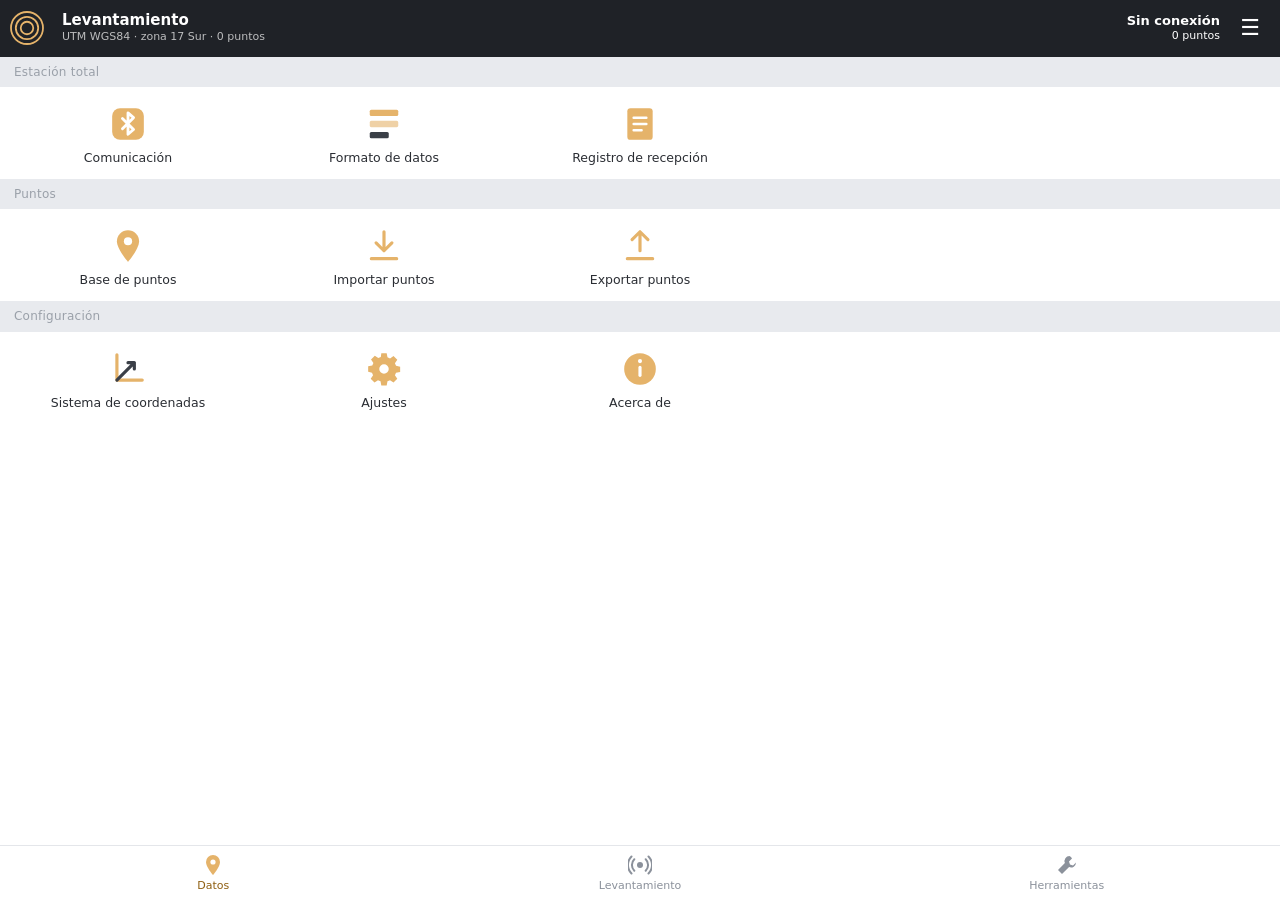
<file: www/index.html>
<!doctype html>
<html lang="es">
<head>
<meta charset="utf-8">
<meta name="viewport" content="width=device-width,initial-scale=1,viewport-fit=cover,user-scalable=no">
<meta name="theme-color" content="#1f2227">
<title>Captura N6</title>
<style>
:root{
  --bar:#1f2227; --bar-fg:#ffffff; --bg:#f2f3f5; --row:#ffffff; --fg:#2a2d33; --val:#8b919b; --line:#e4e6ea;
  --band:#e8eaee; --bandfg:#9aa0a9; --blue:#e5b36a; --blue-fg:#2a2012; --blue-soft:#f4e6cd; --blue-softfg:#b39a72; --acc:#8f5f12; --selfg:#2a2012;
  --orange:#3a3f47; --sel:#e5b36a; --good:#1f9d55; --bad:#d63a2f; --warn:#c77700; --code:#eceff3;
  --tile:#ffffff; --shadow:0 1px 3px rgba(20,25,35,.12);
  --contour:#9a4a08; --pt:#b87a1a;
  --font:system-ui,-apple-system,"Segoe UI",Roboto,sans-serif; --mono:ui-monospace,SFMono-Regular,Menlo,Consolas,monospace;
}
@media (prefers-color-scheme:dark){:root:not([data-theme="light"]){
  --bar:#16181b; --bg:#121417; --row:#1c1f24; --fg:#e6e8eb; --val:#8f96a1; --line:#2a2e35; --band:#181b1f; --bandfg:#7d848f;
  --blue:#e5b36a; --blue-soft:#3a3223; --blue-softfg:#9a8560; --acc:#e5b36a; --selfg:#ffffff; --orange:#aeb4be; --sel:#7a5a22; --code:#171a1e; --tile:#1c1f24; --shadow:none;
  --contour:#e0a35c; --pt:#e5b36a; --warn:#e0a35c; color-scheme:dark}}
:root[data-theme="dark"]{
  --bar:#16181b; --bg:#121417; --row:#1c1f24; --fg:#e6e8eb; --val:#8f96a1; --line:#2a2e35; --band:#181b1f; --bandfg:#7d848f;
  --blue:#e5b36a; --blue-soft:#3a3223; --blue-softfg:#9a8560; --acc:#e5b36a; --selfg:#ffffff; --orange:#aeb4be; --sel:#7a5a22; --code:#171a1e; --tile:#1c1f24; --shadow:none;
  --contour:#e0a35c; --pt:#e5b36a; --warn:#e0a35c; color-scheme:dark}
*{box-sizing:border-box;-webkit-tap-highlight-color:transparent}
html,body{height:100%}
body{margin:0;background:var(--bg);color:var(--fg);font-family:var(--font);font-size:14px;line-height:1.35;overflow:hidden}
[hidden]{display:none!important}
button,input,select,textarea{font:inherit;color:inherit}
#app{position:fixed;inset:0;display:flex;flex-direction:column}
/* barra superior */
.bar{flex:none;background:var(--bar);color:var(--bar-fg);display:flex;align-items:center;gap:10px;min-height:48px;
  padding:max(0px,env(safe-area-inset-top,0px)) max(10px,env(safe-area-inset-right,0px)) 0 max(10px,env(safe-area-inset-left,0px))}
.bar .ttl{flex:1;text-align:center;font-size:16px;font-weight:600;white-space:nowrap;overflow:hidden;text-overflow:ellipsis}
.bar button{background:none;border:0;color:var(--bar-fg);min-width:40px;height:44px;font-size:22px;cursor:pointer;border-radius:8px}
.bar .help{border:1.5px solid #fff;border-radius:50%;width:24px;height:24px;min-width:24px;font-size:14px;font-weight:700;margin:0 4px}
.bar.home{padding-top:max(4px,env(safe-area-inset-top,0px));padding-bottom:6px}
.bar .logo{width:34px;height:34px;border-radius:8px;flex:none}
.bar .proj{flex:1;min-width:0;text-align:left;font-size:15px;font-weight:600;white-space:nowrap;overflow:hidden;text-overflow:ellipsis;background:none;border:0;color:#fff;padding:6px 8px;height:auto}
.bar .proj small{display:block;font-size:11px;font-weight:400;opacity:.7}
.st{display:flex;flex-direction:column;align-items:flex-end;font-size:11px;line-height:1.2;white-space:nowrap}
.st b{font-size:13px}
.st.on b{color:#5be2a3}
/* pantalla */
#screen{flex:1;min-height:0;overflow:auto;-webkit-overflow-scrolling:touch;position:relative}
#screen.full{overflow:hidden}
.pad{padding:12px}
/* filas */
.band{background:var(--band);color:var(--bandfg);font-size:12px;padding:7px 14px;letter-spacing:.02em}
.row{display:flex;align-items:center;gap:12px;background:var(--row);min-height:48px;padding:6px 14px;border-bottom:1px solid var(--line);width:100%;text-align:left;border-left:0;border-right:0;border-top:0;color:var(--fg)}
.row>.l{flex:none;max-width:48%}
.row>.v{flex:1;min-width:0;text-align:right;color:var(--val);overflow-wrap:anywhere}
.row.link{cursor:pointer}
.row.link>.v::after{content:" ›";color:var(--val);font-size:18px;vertical-align:-1px}
.row input,.row select{flex:1;min-width:0;background:none;border:0;text-align:right;color:var(--fg);padding:8px 0;outline:none}
.row select{direction:rtl;cursor:pointer}
.row input::placeholder{color:var(--val);opacity:.6}
.row .u{color:var(--val);font-size:12px;flex:none}
.row .clr{flex:none;border:0;background:var(--val);color:var(--row);width:18px;height:18px;border-radius:50%;font-size:12px;line-height:18px;padding:0;cursor:pointer}
.row.sel{background:var(--sel);color:var(--selfg)}
.row.sel .v,.row.sel .u{color:var(--selfg);opacity:.8}
.row.static{cursor:default}
.note{padding:10px 14px;color:var(--val);font-size:12.5px}
.err{color:var(--bad);padding:8px 14px;font-size:12.5px;white-space:pre-wrap}
/* interruptor */
.sw{flex:none;width:44px;height:26px;border-radius:13px;background:var(--blue-soft);position:relative;border:0;padding:0;cursor:pointer;transition:background .15s}
.sw::after{content:"";position:absolute;top:3px;left:3px;width:20px;height:20px;border-radius:50%;background:#fff;transition:transform .15s}
.sw[aria-checked=true]{background:var(--blue)}
.sw[aria-checked=true]::after{transform:translateX(18px)}
/* barra de acciones inferior */
#actions{flex:none;display:flex;gap:8px;padding:8px max(10px,env(safe-area-inset-right,0px)) max(8px,env(safe-area-inset-bottom,0px)) max(10px,env(safe-area-inset-left,0px));background:var(--bg);border-top:1px solid var(--line)}
#actions:empty{display:none}
.btn{flex:1;min-width:0;height:42px;border-radius:5px;border:0;background:var(--blue);color:var(--blue-fg);font-weight:600;font-size:14px;cursor:pointer;padding:0 6px;white-space:nowrap;overflow:hidden;text-overflow:ellipsis}
.btn.sec{background:var(--blue-soft);color:var(--acc)}
.btn.dng{background:var(--bad)}
.btn:disabled{background:var(--blue-soft);color:var(--blue-softfg);cursor:not-allowed}
.btn.sm{flex:none;height:34px;padding:0 14px}
.btn.mini{flex:none;width:44px}
/* cuadrícula de módulos */
.grid{display:grid;grid-template-columns:repeat(3,1fr);gap:0;background:var(--row);align-content:start}
.homewrap{background:var(--row);min-height:100%}
@media (min-width:700px){.grid{grid-template-columns:repeat(5,1fr)}}
.tile{display:flex;flex-direction:column;align-items:center;gap:7px;padding:18px 6px 14px;background:none;border:0;color:var(--fg);font-size:12.5px;text-align:center;cursor:pointer;line-height:1.2}
.tile .ico{width:38px;height:38px}
.tile:active{background:var(--band)}
.ico{--ip:var(--blue);--ia:var(--orange);--iw:var(--row)}
.p{fill:var(--ip)} .a{fill:var(--ia)} .w{fill:var(--iw)}
.s{fill:none;stroke:var(--ip);stroke-width:2;stroke-linecap:round;stroke-linejoin:round}
.sa{fill:none;stroke:var(--ia);stroke-width:2;stroke-linecap:round;stroke-linejoin:round}
.list .row .ico{width:26px;height:26px;flex:none}
/* pestañas inferiores */
#tabs{flex:none;display:grid;grid-template-columns:repeat(3,1fr);background:var(--row);border-top:1px solid var(--line);
  padding-bottom:max(0px,env(safe-area-inset-bottom,0px));padding-left:env(safe-area-inset-left,0px);padding-right:env(safe-area-inset-right,0px)}
#tabs button{background:none;border:0;display:flex;flex-direction:column;align-items:center;gap:2px;padding:7px 2px 6px;color:var(--val);font-size:11px;cursor:pointer}
#tabs button .ico{width:24px;height:24px}
#tabs button .ico{--ip:var(--val);--ia:var(--val)}
#tabs button[aria-selected=true]{color:var(--acc)}
#tabs button[aria-selected=true] .ico{--ip:var(--blue);--ia:var(--orange)}
/* tabla de puntos */
.tbl{width:100%;border-collapse:collapse;font-variant-numeric:tabular-nums;font-size:13px;background:var(--row)}
.tbl th{position:sticky;top:0;background:var(--band);color:var(--bandfg);font-weight:600;font-size:12px;padding:7px 8px;text-align:right;z-index:1}
.tbl td{padding:9px 8px;text-align:right;border-bottom:1px solid var(--line);white-space:nowrap}
.tbl th:nth-child(2),.tbl td:nth-child(2),.tbl th:last-child,.tbl td:last-child{text-align:left}
.tbl tr.sel td{background:var(--sel);color:var(--selfg)}
.tbl td .mk{display:inline-block;width:9px;height:9px;border-radius:50%;background:var(--blue)}
.tbl td .mk.in{background:var(--orange);border-radius:2px}
.tools{display:flex;gap:8px;padding:8px 12px;background:var(--row);border-bottom:1px solid var(--line);align-items:center}
.tools select,.tools input{background:var(--bg);border:1px solid var(--line);border-radius:5px;padding:7px 8px;min-width:0;color:var(--fg)}
.tools input{flex:1}
.count{padding:6px 14px;font-size:12.5px;color:var(--val);background:var(--row)}
/* diálogos */
#dlg{position:fixed;inset:0;z-index:2000;background:rgba(0,0,0,.45);display:flex;align-items:center;justify-content:center;padding:24px}
.dlg{background:var(--row);width:min(420px,100%);max-height:84vh;border-radius:6px;overflow:hidden;display:flex;flex-direction:column;box-shadow:0 8px 28px rgba(0,0,0,.35)}
.dlg .dt{background:var(--bar);color:#fff;text-align:center;padding:11px 12px;font-weight:600}
.dlg .db{overflow:auto}
.dlg .opt{display:flex;align-items:center;gap:12px;padding:13px 16px;width:100%;background:none;border:0;border-bottom:1px solid var(--line);text-align:left;color:var(--fg);cursor:pointer}
.dlg .rd{flex:none;width:18px;height:18px;border-radius:50%;border:2px solid var(--blue-softfg)}
.dlg .opt[aria-checked=true] .rd{border-color:var(--blue);background:radial-gradient(var(--blue) 0 45%,transparent 50%)}
.dlg .msg{padding:18px 16px;text-align:center;white-space:pre-line}
.dlg .da{display:flex;gap:8px;padding:10px}
.toast{position:fixed;left:50%;bottom:90px;transform:translateX(-50%);background:rgba(30,32,36,.94);color:#fff;padding:9px 16px;border-radius:6px;z-index:3000;font-size:13px;max-width:86vw;text-align:center}
/* recepción en vivo */
.rx{display:inline-flex;align-items:center;gap:8px;font-size:12.5px;color:var(--val)}
.rx[data-state=recv]{color:var(--good);font-weight:600}
.eq{display:inline-flex;gap:2px;align-items:flex-end;height:14px}
.eq i{display:block;width:3px;height:3px;border-radius:1px;background:var(--val)}
[data-state=wait] .eq i{background:var(--blue);animation:eqw 1.8s ease-in-out infinite}
[data-state=recv] .eq i{background:var(--good);animation:eq .6s ease-in-out infinite}
.eq i:nth-child(2){animation-delay:.15s}.eq i:nth-child(3){animation-delay:.3s}.eq i:nth-child(4){animation-delay:.45s}
@keyframes eq{0%,100%{height:3px}50%{height:14px}}@keyframes eqw{0%,100%{height:3px}50%{height:6px}}
.rxprog{position:relative;height:3px;background:var(--line);overflow:hidden}
.rxprog::after{content:"";position:absolute;top:0;bottom:0;left:0;width:35%;background:var(--blue);opacity:0}
.rxprog[data-state=recv]::after{background:var(--good);opacity:1;animation:slide 1s linear infinite}
.rxprog[data-state=wait]::after{opacity:.4;animation:slide 2.6s linear infinite}
@keyframes slide{from{transform:translateX(-100%)}to{transform:translateX(300%)}}
@media (prefers-reduced-motion:reduce){.eq i,.rxprog::after{animation:none!important}}
.big{padding:14px;background:var(--row);border-bottom:1px solid var(--line);display:flex;align-items:baseline;justify-content:space-between;gap:12px}
.big .nm{font-size:22px;font-weight:700}
.big .cd{color:var(--val)}
.log{font-family:var(--mono);font-size:12px;background:var(--code);padding:10px;white-space:pre-wrap;word-break:break-all;min-height:60vh}
/* dibujo y mapa */
.stage{position:absolute;inset:0;display:flex;flex-direction:column}
.stage .view{flex:1;min-height:0;position:relative;background:var(--bg)}
#plan{position:absolute;inset:0;width:100%;height:100%;touch-action:none;cursor:grab;user-select:none;display:block}
#plan .grid{stroke:var(--line);stroke-width:1}
#plan .ln{stroke:var(--val);stroke-width:1.3;fill:none}
#plan .pt{fill:var(--pt);stroke:var(--bg);stroke-width:1.5}
#plan .pt.in{fill:var(--orange)}
#plan .pt.sel{fill:var(--bad)}
#plan .lbl{fill:var(--fg);font:11px var(--mono)}
#plan .lbl2{fill:var(--val);font:10px var(--mono)}
#plan .ax{fill:var(--val);font:10px var(--mono)}
#plan .sc{stroke:var(--fg);stroke-width:2}
#plan .north{fill:var(--fg)}
#plan .cl{stroke:var(--contour);stroke-width:.9;fill:none;stroke-linejoin:round}
#plan .cl.idx{stroke-width:1.9}
#plan .cll{fill:var(--contour);font:600 10px var(--mono);paint-order:stroke;stroke:var(--bg);stroke-width:3px;stroke-linejoin:round}
#plan .poly{fill:rgba(229,179,106,.35);stroke:var(--pt);stroke-width:2}
#map{position:absolute;inset:0;background:var(--code)}
.cl-t{position:absolute;transform:translate(-50%,-50%);font:600 11px ui-monospace,Menlo,Consolas,monospace;white-space:nowrap}
.fab{position:absolute;right:10px;top:10px;bottom:10px;z-index:500;display:flex;flex-direction:column;flex-wrap:wrap-reverse;align-content:flex-start;gap:8px;pointer-events:none}.fab button{pointer-events:auto}
.fab.l{right:auto;left:10px}
.fab button{width:42px;height:42px;border-radius:6px;border:0;background:var(--row);color:var(--fg);box-shadow:var(--shadow);font-size:20px;cursor:pointer;display:flex;align-items:center;justify-content:center;padding:0}
.fab button .ico{width:22px;height:22px}
.infobar{flex:none;background:var(--row);border-top:1px solid var(--line);padding:7px 14px;font-size:12.5px;display:grid;grid-template-columns:1fr 1fr;gap:2px 12px;font-variant-numeric:tabular-nums}
.mapmsg{position:absolute;left:10px;right:60px;top:10px;z-index:500;background:var(--row);color:var(--warn);padding:8px 12px;border-radius:6px;box-shadow:var(--shadow);font-size:12.5px}
.leaflet-container{font-family:var(--font)}
/* modo inmersivo */
body.imm .bar,body.imm #tabs,body.imm #actions{display:none}
.tabs2{display:flex;background:var(--row);border-bottom:1px solid var(--line)}
.tabs2 button{flex:1;background:none;border:0;border-bottom:2px solid transparent;padding:11px 0;color:var(--val);font-weight:600;cursor:pointer}
.tabs2 button[aria-selected=true]{color:var(--acc);border-bottom-color:var(--blue)}
.about{padding:34px 16px;text-align:center;color:var(--fg)}
.about .logo{width:84px;height:84px;border-radius:18px}
.about small{display:block;color:var(--val);margin-top:6px}
.chips{display:flex;flex-wrap:wrap;gap:6px;padding:8px 14px;background:var(--row)}
.chips button{background:var(--band);border:0;border-radius:14px;padding:6px 12px;color:var(--fg);cursor:pointer}
.res{background:var(--row)}
.res .row .v{color:var(--fg);font-weight:600}

.fab .ico{--ip:var(--fg);--ia:var(--orange)}
.biglogo{width:84px;height:84px;border-radius:18px}
.row .ico{width:26px;height:26px;flex:none}
.tbl th,.tbl td{padding-left:5px;padding-right:5px}
.tbl{font-size:12.5px}
.btn{font-size:12.5px;padding:0 3px}
#actions{gap:6px}

#plan .selring{fill:none;stroke:var(--bad);stroke-width:2}
.symrow .ico2{flex:none;width:24px;height:24px}
.symmk{background:none;border:0}
.about .wm{width:min(240px,70%);height:auto;margin-bottom:6px}
.ico2{width:24px;height:24px;flex:none}

</style>
</head>
<body>
<svg width="0" height="0" style="position:absolute" aria-hidden="true">
<symbol id="logo" viewBox="0 0 255 255"><circle cx="127.5" cy="127.5" r="120" fill="none" stroke="#E5B36A" stroke-width="13.5"/><circle cx="127.5" cy="127.5" r="84" fill="none" stroke="#E5B36A" stroke-width="13.5"/><circle cx="127.5" cy="127.5" r="47" fill="none" stroke="#E5B36A" stroke-width="13.5"/></symbol>
<symbol id="i-folder" viewBox="0 0 24 24"><path class="p" d="M2 6a2 2 0 0 1 2-2h5l2 2h9a2 2 0 0 1 2 2v10a2 2 0 0 1-2 2H4a2 2 0 0 1-2-2z"/><path class="a" d="M2 10h20v1H2z"/></symbol>
<symbol id="i-pin" viewBox="0 0 24 24"><path class="p" d="M12 2a7 7 0 0 0-7 7c0 5 7 13 7 13s7-8 7-13a7 7 0 0 0-7-7z"/><circle class="w" cx="12" cy="9" r="2.6"/></symbol>
<symbol id="i-import" viewBox="0 0 24 24"><path class="s" d="M12 3v12M7 10l5 5 5-5M4 20h16"/></symbol>
<symbol id="i-export" viewBox="0 0 24 24"><path class="s" d="M12 15V3M7 8l5-5 5 5M4 20h16"/></symbol>
<symbol id="i-axes" viewBox="0 0 24 24"><path class="s" d="M5 3v16h16"/><path class="sa" d="M5 19L16 8M16 8h-4M16 8v4"/></symbol>
<symbol id="i-gear" viewBox="0 0 24 24"><path class="p" fill-rule="evenodd" d="M10.3 2h3.4l.5 2.6 1.6.7 2.2-1.5 2.4 2.4-1.5 2.2.7 1.6 2.6.5v3.4l-2.6.5-.7 1.6 1.5 2.2-2.4 2.4-2.2-1.5-1.6.7-.5 2.6h-3.4l-.5-2.6-1.6-.7-2.2 1.5-2.4-2.4 1.5-2.2-.7-1.6L2 13.7v-3.4l2.6-.5.7-1.6-1.5-2.2 2.4-2.4 2.2 1.5 1.6-.7zM12 9a3 3 0 1 0 0 6 3 3 0 0 0 0-6z"/></symbol>
<symbol id="i-info" viewBox="0 0 24 24"><circle class="p" cx="12" cy="12" r="10"/><rect class="w" x="11" y="10" width="2" height="7" rx="1"/><circle class="w" cx="12" cy="7" r="1.3"/></symbol>
<symbol id="i-bt" viewBox="0 0 24 24"><rect class="p" x="2" y="2" width="20" height="20" rx="5"/><path d="M8.5 8.5l7 7-3.5 3V5l3.5 3-7 7" fill="none" stroke="var(--iw)" stroke-width="1.8" stroke-linecap="round" stroke-linejoin="round"/></symbol>
<symbol id="i-format" viewBox="0 0 24 24"><rect class="p" x="3" y="3" width="18" height="4" rx="1"/><rect class="p" x="3" y="10" width="18" height="4" rx="1" opacity=".6"/><rect class="a" x="3" y="17" width="12" height="4" rx="1"/></symbol>
<symbol id="i-log" viewBox="0 0 24 24"><rect class="p" x="4" y="2" width="16" height="20" rx="2"/><path d="M8 8h8M8 12h8M8 16h5" stroke="var(--iw)" stroke-width="1.6" stroke-linecap="round"/></symbol>
<symbol id="i-live" viewBox="0 0 24 24"><circle class="a" cx="12" cy="12" r="3"/><path class="s" d="M6.3 6.3a8 8 0 0 0 0 11.4M17.7 6.3a8 8 0 0 1 0 11.4M3.5 3.5a12 12 0 0 0 0 17M20.5 3.5a12 12 0 0 1 0 17"/></symbol>
<symbol id="i-plan" viewBox="0 0 24 24"><path class="s" d="M3 20l5-9 4 5 3-6 6 10z"/><circle class="a" cx="8" cy="7" r="2"/></symbol>
<symbol id="i-map" viewBox="0 0 24 24"><path class="p" d="M3 5l6-2 6 2 6-2v16l-6 2-6-2-6 2z" opacity=".85"/><path class="a" d="M9 3v16M15 5v16" stroke="var(--iw)" stroke-width="1.2" fill="none"/></symbol>
<symbol id="i-area" viewBox="0 0 24 24"><path class="p" d="M4 8l8-5 8 6-3 10H7z" opacity=".85"/><circle class="a" cx="4" cy="8" r="2"/><circle class="a" cx="12" cy="3" r="2"/><circle class="a" cx="20" cy="9" r="2"/><circle class="a" cx="17" cy="19" r="2"/><circle class="a" cx="7" cy="19" r="2"/></symbol>
<symbol id="i-cogo" viewBox="0 0 24 24"><path class="s" d="M4 20L20 6"/><circle class="a" cx="4" cy="20" r="2.5"/><circle class="a" cx="20" cy="6" r="2.5"/><path class="s" d="M4 20h8"/></symbol>
<symbol id="i-angle" viewBox="0 0 24 24"><path class="s" d="M4 20h16M4 20L16 6"/><path class="sa" d="M11 20a7 7 0 0 0-2-5"/></symbol>
<symbol id="i-convert" viewBox="0 0 24 24"><path class="s" d="M4 8h14l-3-3M20 16H6l3 3"/></symbol>
<symbol id="i-layers" viewBox="0 0 24 24"><path class="p" d="M12 3l9 5-9 5-9-5z"/><path class="s" d="M3 12.500l9 5 9-5M3 16.500l9 5 9-5"/></symbol>
<symbol id="i-sym" viewBox="0 0 24 24"><path class="a" d="M8 3l5.500 9.500h-11z"/><circle class="p" cx="16.500" cy="16.500" r="4.500"/></symbol>
<symbol id="i-tools" viewBox="0 0 24 24"><path class="p" d="M14.5 3a5 5 0 0 0-4.6 6.9L3 17l4 4 7.100-6.900A5 5 0 0 0 21 9.500l-3 3-3-1-1-3 3-3A5 5 0 0 0 14.500 3z"/></symbol>
</svg>
<div id="app">
  <header class="bar"></header>
  <main id="screen"></main>
  <div id="actions"></div>
  <nav id="tabs" aria-label="Secciones">
    <button data-tab="proj" aria-selected="true"><svg class="ico"><use href="#i-pin"/></svg>Datos</button>
    <button data-tab="survey"><svg class="ico"><use href="#i-live"/></svg>Levantamiento</button>
    <button data-tab="tools"><svg class="ico"><use href="#i-tools"/></svg>Herramientas</button>
  </nav>
</div>
<script>
window.__WM="[data-uri]";
</script>
<script>

function isNum(s){ return s!==undefined && s!=='' && /^[+-]?(\d+\.?\d*|\.\d+)$/.test(s); }

function toRad(v, unit){
  if(unit==='deg') return v*Math.PI/180;
  if(unit==='gon') return v*Math.PI/200;
  // GGG.MMSS
  const sign = v<0?-1:1, a=Math.abs(v);
  const d=Math.floor(a);
  const rest=Math.round((a-d)*1e6)/1e6;
  const mm=Math.floor(rest*100+1e-9);
  const ss=(rest*100-mm)*100;
  return sign*(d+mm/60+ss/3600)*Math.PI/180;
}

function parseGSI(line){
  const re=/(\d\d)(\S{4})([+-])(\w{8,16})/g;
  const w={}; let m;
  const body=line.replace(/^\*/,'');
  while((m=re.exec(body))){
    const wi=m[1], unit=m[2].slice(-1);
    let v=parseInt(m[4],10);
    if(isNaN(v)) { w[wi]=m[4]; continue; }
    if(m[3]==='-') v=-v;
    w[wi]={v,unit};
  }
  const scale=u=> u==='6'?1e-4: u==='8'?1e-5 : 1e-3;
  const get=k=> w[k]&&typeof w[k]==='object' ? w[k].v*scale(w[k].unit) : undefined;
  if(get('81')===undefined||get('82')===undefined) return null;
  const idw=w['11'];
  const id=idw&&typeof idw==='object'? String(idw.v) : (typeof idw==='string'? idw.replace(/^0+/,''):'');
  const codeW=w['71'];
  const code=codeW&&typeof codeW==='object'? String(codeW.v):'';
  return {id:id||'', n:get('82'), e:get('81'), z:get('83')!==undefined?get('83'):0, code};
}

function parseText(text, opts, startIndex){
  const pts=[], errors=[];
  let auto=startIndex||1;
  const lines=text.split(/\r?\n/);
  const first=Math.max(1,Math.floor(opts.startRow||1));
  lines.forEach((raw,i)=>{
    if(i+1<first) return;
    const line=raw.trim();
    if(!line) return;
    if(/^\*?11\S{4}[+-]\w+/.test(line)){
      const p=parseGSI(line);
      if(p){ if(!p.id) p.id=(opts.prefix||'')+(auto++); pts.push(p); }
      else errors.push('Línea '+(i+1)+': GSI sin coordenadas.');
      return;
    }
    const delim=/[,;\t]/.test(line);
    const t=(delim?line.split(/\s*[,;\t]\s*/):line.split(/\s+/)).filter(Boolean);
    let k=-1;
    for(let j=1;j<=3;j++){
      if(isNum(t[j])&&isNum(t[j+1])&&isNum(t[j+2])){k=j;break;}
    }
    // "PT 2 1005.25 2003.10 350.40": ID separado por espacio en dos palabras
    if(!delim && k===1 && !isNum(t[0]) && isNum(t[4])) k=2;
    let id, a,b,c, code;
    if(k===-1){
      if(t.length===3 && t.every(isNum)){ id=(opts.prefix||'')+(auto++); a=+t[0]; b=+t[1]; c=+t[2]; code=''; }
      else { errors.push('Línea '+(i+1)+' no reconocida: '+line.slice(0,60)); return; }
    } else {
      id=t.slice(0,k).join('_'); a=+t[k]; b=+t[k+1]; c=+t[k+2]; code=t.slice(k+3).join(' ');
    }
    if(opts.order==='CASS' && opts.mode!=='polar' && k>=1){
      const cc=(k>1?t.slice(1,k):[]).concat(t.slice(k+3)).join(' ');
      pts.push({id:t[0],n:b,e:a,z:c,code:cc}); return;
    }
    if(opts.mode==='polar'){
      const hz=toRad(a,opts.angUnit), z=toRad(b,opts.angUnit), sd=c;
      const orient=toRad(opts.orient||0,opts.angUnit);
      const hd=sd*Math.sin(z), dz=sd*Math.cos(z);
      const az=hz+orient;
      pts.push({id, n:opts.stN+hd*Math.cos(az), e:opts.stE+hd*Math.sin(az),
                z:opts.stZ+opts.hi+dz-opts.hr, code});
    } else {
      if(opts.order==='ENZ') pts.push({id,n:b,e:a,z:c,code});
      else pts.push({id,n:a,e:b,z:c,code});
    }
  });
  return {pts,errors,next:auto};
}

function csvEscape(s){ s=String(s); return /[",\n]/.test(s)?'"'+s.replace(/"/g,'""')+'"':s; }
function toCSV(pts){
  const rows=['Punto,Norte,Este,Cota,Codigo'];
  pts.forEach(p=>rows.push([csvEscape(p.id),p.n.toFixed(3),p.e.toFixed(3),p.z.toFixed(3),csvEscape(p.code||'')].join(',')));
  return '﻿'+rows.join('\r\n')+'\r\n';
}

function toDXF(pts,contours){
  const o=[];
  const g=(c,v)=>{o.push(String(c));o.push(String(v));};
  const layers=['PUNTOS','NUMEROS','COTAS','CODIGOS','CURVAS','CURVAS_MAESTRAS'];
  g(0,'SECTION');g(2,'HEADER');g(9,'$ACADVER');g(1,'AC1009');g(0,'ENDSEC');
  g(0,'SECTION');g(2,'TABLES');
  g(0,'TABLE');g(2,'LAYER');g(70,layers.length);
  layers.forEach((l,i)=>{g(0,'LAYER');g(2,l);g(70,0);g(62,[7,3,2,4,30,1][i]);g(6,'CONTINUOUS');});
  g(0,'ENDTAB');g(0,'ENDSEC');
  g(0,'SECTION');g(2,'ENTITIES');
  const txt=(layer,x,y,z,h,s)=>{ if(!s) return; g(0,'TEXT');g(8,layer);g(10,x.toFixed(3));g(20,y.toFixed(3));g(30,z.toFixed(3));g(40,h);g(1,String(s).replace(/[\r\n]/g,' '));};
  pts.forEach(p=>{
    // DXF: X = Este, Y = Norte
    g(0,'POINT');g(8,'PUNTOS');g(10,p.e.toFixed(3));g(20,p.n.toFixed(3));g(30,p.z.toFixed(3));
    txt('NUMEROS',p.e+0.3,p.n+0.3,p.z,0.4,p.id);
    txt('COTAS',p.e+0.3,p.n-0.5,p.z,0.3,p.z.toFixed(3));
    txt('CODIGOS',p.e+0.3,p.n-1.1,p.z,0.3,p.code);
  });
  if(contours&&contours.lines){
    contours.lines.forEach(l=>{
      const layer=l.index?'CURVAS_MAESTRAS':'CURVAS';
      g(0,'POLYLINE');g(8,layer);g(66,1);g(10,0);g(20,0);g(30,l.z.toFixed(3));g(70,l.closed?1:0);
      l.pts.forEach(q=>{g(0,'VERTEX');g(8,layer);g(10,q[0].toFixed(3));g(20,q[1].toFixed(3));g(30,l.z.toFixed(3));});
      g(0,'SEQEND');g(8,layer);
      if(l.index&&l.pts.length>=4){ const m=l.pts[Math.floor(l.pts.length/2)]; txt(layer,m[0],m[1],l.z,0.4,l.z.toFixed(contours.step>=1?0:2)); }
    });
  }
  g(0,'ENDSEC');g(0,'EOF');
  return o.join('\r\n')+'\r\n';
}
// UTM WGS84 (este, norte) a [latitud, longitud] en grados
function utmToLatLon(E,N,zone,south){
  const a=6378137, f=1/298.257223563, k0=0.9996;
  const e2=f*(2-f), ep2=e2/(1-e2);
  const x=E-500000, y=south?N-10000000:N;
  const M=y/k0;
  const mu=M/(a*(1-e2/4-3*e2*e2/64-5*e2*e2*e2/256));
  const e1=(1-Math.sqrt(1-e2))/(1+Math.sqrt(1-e2));
  const phi1=mu+(3*e1/2-27*Math.pow(e1,3)/32)*Math.sin(2*mu)
    +(21*e1*e1/16-55*Math.pow(e1,4)/32)*Math.sin(4*mu)
    +(151*Math.pow(e1,3)/96)*Math.sin(6*mu)
    +(1097*Math.pow(e1,4)/512)*Math.sin(8*mu);
  const s1=Math.sin(phi1), c1=Math.cos(phi1), t1=Math.tan(phi1);
  const N1=a/Math.sqrt(1-e2*s1*s1);
  const T1=t1*t1, C1=ep2*c1*c1;
  const R1=a*(1-e2)/Math.pow(1-e2*s1*s1,1.5);
  const D=x/(N1*k0);
  const lat=phi1-(N1*t1/R1)*(D*D/2-(5+3*T1+10*C1-4*C1*C1-9*ep2)*Math.pow(D,4)/24
    +(61+90*T1+298*C1+45*T1*T1-252*ep2-3*C1*C1)*Math.pow(D,6)/720);
  const lon0=((zone-1)*6-180+3)*Math.PI/180;
  const lon=lon0+(D-(1+2*T1+C1)*Math.pow(D,3)/6
    +(5-2*C1+28*T1-3*C1*C1+8*ep2+24*T1*T1)*Math.pow(D,5)/120)/c1;
  return [lat*180/Math.PI, lon*180/Math.PI];
}
// Triangulación de Delaunay (Bowyer-Watson). pts: [{x,y}] -> [[i,j,k], ...]
function delaunay(pts){
  const n=pts.length; if(n<3) return [];
  let minx=Infinity,miny=Infinity,maxx=-Infinity,maxy=-Infinity;
  pts.forEach(p=>{minx=Math.min(minx,p.x);maxx=Math.max(maxx,p.x);miny=Math.min(miny,p.y);maxy=Math.max(maxy,p.y);});
  const dm=Math.max(maxx-minx,maxy-miny)||1, mx=(minx+maxx)/2, my=(miny+maxy)/2;
  // pequeño desplazamiento determinista para evitar puntos cocirculares exactos (mallas regulares)
  const P=pts.map((p,i)=>[p.x+Math.sin(i*12.9898)*1e-7*dm, p.y+Math.cos(i*78.233)*1e-7*dm]);
  P.push([mx-20*dm,my-dm],[mx,my+20*dm],[mx+20*dm,my-dm]);
  function mkTri(a,b,c){
    const ax=P[a][0],ay=P[a][1],bx=P[b][0],by=P[b][1],cx=P[c][0],cy=P[c][1];
    const d=2*(ax*(by-cy)+bx*(cy-ay)+cx*(ay-by));
    if(Math.abs(d)<1e-30) return {a,b,c,x:0,y:0,r2:Infinity};
    const a2=ax*ax+ay*ay,b2=bx*bx+by*by,c2=cx*cx+cy*cy;
    const ux=(a2*(by-cy)+b2*(cy-ay)+c2*(ay-by))/d, uy=(a2*(cx-bx)+b2*(ax-cx)+c2*(bx-ax))/d;
    return {a,b,c,x:ux,y:uy,r2:(ax-ux)*(ax-ux)+(ay-uy)*(ay-uy)};
  }
  let tris=[mkTri(n,n+1,n+2)];
  for(let i=0;i<n;i++){
    const px=P[i][0],py=P[i][1];
    const bad=[], keep=[];
    for(const t of tris){
      const dx=px-t.x,dy=py-t.y;
      (dx*dx+dy*dy<t.r2?bad:keep).push(t);
    }
    const edges=new Map();
    const addE=(u,v)=>{ const k=u<v?u+'_'+v:v+'_'+u; const e=edges.get(k); if(e) e.c++; else edges.set(k,{u,v,c:1}); };
    for(const t of bad){ addE(t.a,t.b); addE(t.b,t.c); addE(t.c,t.a); }
    tris=keep;
    edges.forEach(e=>{ if(e.c===1) tris.push(mkTri(e.u,e.v,i)); });
  }
  return tris.filter(t=>t.a<n&&t.b<n&&t.c<n).map(t=>[t.a,t.b,t.c]);
}

function niceNum(v){ const p=Math.pow(10,Math.floor(Math.log10(v))); const m=v/p; return (m>=5?5:m>=2?2:1)*p; }

function chaikin(line,closed,iters){
  let pts=line;
  for(let it=0;it<iters;it++){
    const out=[]; const n=pts.length;
    if(!closed) out.push(pts[0]);
    const last=closed?n:n-1;
    for(let i=0;i<last;i++){
      const a=pts[i], b=pts[(i+1)%n];
      out.push([0.75*a[0]+0.25*b[0],0.75*a[1]+0.25*b[1]]);
      out.push([0.25*a[0]+0.75*b[0],0.25*a[1]+0.75*b[1]]);
    }
    if(!closed) out.push(pts[n-1]);
    pts=out;
  }
  return pts;
}

// Curvas de nivel por triangulación (TIN). Devuelve {step,lines:[{z,index,closed,pts:[[e,n],..]}],info}
function computeContours(points, opt){
  opt=opt||{};
  const res={step:0,levels:0,lines:[],info:''};
  // quitar puntos duplicados en planta (a 1 mm)
  const seen=new Map(), P=[];
  points.forEach(p=>{
    if(!isFinite(p.e)||!isFinite(p.n)||!isFinite(p.z)) return;
    const k=Math.round(p.e*1000)+'_'+Math.round(p.n*1000);
    if(!seen.has(k)){ seen.set(k,P.length); P.push({x:p.e,y:p.n,z:p.z}); }
  });
  if(P.length<3){ res.info='Se necesitan al menos 3 puntos con cota.'; return res; }
  if(P.length>4000){ res.info='Hay más de 4000 puntos: las curvas de nivel se desactivan para no bloquear la app.'; return res; }
  let zmin=Infinity,zmax=-Infinity; P.forEach(p=>{zmin=Math.min(zmin,p.z);zmax=Math.max(zmax,p.z);});
  if(zmax-zmin<1e-6){ res.info='Todos los puntos tienen la misma cota.'; return res; }
  let step=+opt.step>0?+opt.step:niceNum((zmax-zmin)/10);
  while((zmax-zmin)/step>250) step*=2;
  res.step=step;
  let tris=delaunay(P);
  // quitar triángulos casi sin área
  tris=tris.filter(t=>{
    const a=P[t[0]],b=P[t[1]],c=P[t[2]];
    return Math.abs((b.x-a.x)*(c.y-a.y)-(c.x-a.x)*(b.y-a.y))>1e-9;
  });
  if(!tris.length){ res.info='Los puntos están alineados: no se puede formar una superficie.'; return res; }
  if(opt.trim!==false){
    const longest=tris.map(t=>{
      const d=(i,j)=>Math.hypot(P[i].x-P[j].x,P[i].y-P[j].y);
      return Math.max(d(t[0],t[1]),d(t[1],t[2]),d(t[2],t[0]));
    });
    const sorted=longest.slice().sort((a,b)=>a-b);
    const med=sorted[Math.floor(sorted.length/2)];
    const lim=(+opt.maxEdge>0)?+opt.maxEdge:3*med;
    tris=tris.filter((t,i)=>longest[i]<=lim);
    if(!tris.length){ res.info='Todos los triángulos quedaron fuera del límite de lado.'; return res; }
  }
  const lv0=Math.ceil(zmin/step-1e-9), lv1=Math.floor(zmax/step+1e-9);
  const smooth=opt.smooth!==false;
  for(let li=lv0;li<=lv1;li++){
    const lv=li*step;
    // puntos de cruce identificados por la arista (exactos y compartidos entre triángulos vecinos)
    const crossing=new Map();
    const cp=(i,j)=>{
      const lo=i<j?i:j, hi=i<j?j:i, k=lo+'_'+hi;
      let c=crossing.get(k);
      if(!c){
        const a=P[lo], b=P[hi], t=(lv-a.z)/(b.z-a.z);
        c=[a.x+t*(b.x-a.x), a.y+t*(b.y-a.y)];
        crossing.set(k,c);
      }
      return k;
    };
    const adj=new Map();
    const link=(ka,kb)=>{
      if(ka===kb) return;
      if(!adj.has(ka)) adj.set(ka,[]); if(!adj.has(kb)) adj.set(kb,[]);
      adj.get(ka).push(kb); adj.get(kb).push(ka);
    };
    for(const t of tris){
      const z=[P[t[0]].z,P[t[1]].z,P[t[2]].z];
      const up=[z[0]>=lv,z[1]>=lv,z[2]>=lv];
      const s=up[0]+up[1]+up[2];
      if(s===0||s===3) continue;
      const keys=[];
      for(let e=0;e<3;e++){
        const i=t[e], j=t[(e+1)%3];
        if(up[e]!==up[(e+1)%3]) keys.push(cp(i,j));
      }
      if(keys.length===2) link(keys[0],keys[1]);
    }
    // unir segmentos en polilíneas
    const used=new Set();
    const walk=(start)=>{
      const path=[start]; used.add(start);
      let cur=start, prev=null;
      for(;;){
        const nb=adj.get(cur).filter(k=>k!==prev);
        let nx=null;
        for(const k of nb){ if(!used.has(k)){ nx=k; break; } }
        if(nx===null){
          // ¿cierra con el inicio?
          const closes=nb.includes(start)&&path.length>2;
          return {path,closed:closes};
        }
        used.add(nx); path.push(nx); prev=cur; cur=nx;
      }
    };
    const out=[];
    adj.forEach((nbs,k)=>{ if(nbs.length===1&&!used.has(k)) out.push(walk(k)); });
    adj.forEach((nbs,k)=>{ if(!used.has(k)) out.push(walk(k)); });
    const isIndex=(li%5===0);
    out.forEach(o=>{
      if(o.path.length<2) return;
      let pts=o.path.map(k=>crossing.get(k));
      if(smooth&&pts.length>=3) pts=chaikin(pts,o.closed,2);
      res.lines.push({z:lv,index:isIndex,closed:o.closed,pts});
    });
  }
  res.levels=lv1-lv0+1;
  res.info=res.lines.length?'':'No hay curvas con esta equidistancia.';
  return res;
}



/* ===== Cálculos y formatos (v2) ===== */
function wrap360(d){ d=d%360; return d<0?d+360:d; }
// grados decimales -> texto
function fmtAngle(deg,mode,dec){
  dec=dec==null?2:dec;
  if(!isFinite(deg)) return '';
  if(mode==='deg') return deg.toFixed(Math.max(4,dec))+'°';
  if(mode==='gon') return (deg*400/360).toFixed(Math.max(4,dec))+' gon';
  if(mode==='rad') return (deg*Math.PI/180).toFixed(6)+' rad';
  const sign=deg<0?'-':''; let a=Math.abs(deg);
  let d=Math.floor(a), m=Math.floor((a-d)*60), sc=((a-d)*60-m)*60;
  const f=Math.pow(10,dec); sc=Math.round(sc*f)/f;
  if(sc>=60){ sc=0; m++; } if(m>=60){ m=0; d++; }
  if(mode==='dms2') return sign+d+'.'+String(m).padStart(2,'0')+String(Math.floor(sc)).padStart(2,'0');
  return sign+d+'°'+String(m).padStart(2,'0')+"'"+sc.toFixed(dec).padStart(dec?3+dec:2,'0')+'"';
}
// GGG.MMSS -> grados decimales
function dmsToDeg(v){ return toRad(v,'dms')*180/Math.PI; }
function degFromUnit(v,unit){
  if(unit==='dms') return dmsToDeg(v);
  if(unit==='gon') return v*360/400;
  if(unit==='rad') return v*180/Math.PI;
  return v;
}
// Inversa de coordenadas A -> B
function inverse(a,b){
  const dn=b.n-a.n, de=b.e-a.e, dz=(b.z||0)-(a.z||0);
  const hd=Math.hypot(dn,de);
  return {hd, az:wrap360(Math.atan2(de,dn)*180/Math.PI), dz, slope:hd>0?dz/hd*100:NaN, sd:Math.hypot(hd,dz)};
}
// Radiación: punto B desde A con acimut (grados) y distancia horizontal
function radiate(a,azDeg,hd,dz){
  const r=azDeg*Math.PI/180;
  return {n:a.n+hd*Math.cos(r), e:a.e+hd*Math.sin(r), z:(a.z||0)+(dz||0)};
}
function divideLine(a,b,n){
  const out=[]; for(let i=1;i<n;i++){ const t=i/n; out.push({n:a.n+(b.n-a.n)*t,e:a.e+(b.e-a.e)*t,z:(a.z||0)+((b.z||0)-(a.z||0))*t}); } return out;
}
// Área (fórmula del topógrafo) y perímetro de un polígono cerrado
function polygonMetrics(pts){
  const n=pts.length; if(n<2) return {area:0,perimeter:0};
  let a2=0, per=0;
  for(let i=0;i<n;i++){
    const p=pts[i], q=pts[(i+1)%n];
    a2+=p.e*q.n-q.e*p.n;
    per+=Math.hypot(q.e-p.e,q.n-p.n);
  }
  if(n===2) per=per/2*2;
  return {area:Math.abs(a2)/2, perimeter:per};
}
// WGS84 lat/lon (grados) -> UTM
function latLonToUTM(lat,lon,zoneIn){
  const a=6378137,f=1/298.257223563,k0=.9996,e2=f*(2-f),ep2=e2/(1-e2);
  const zone=zoneIn||Math.floor((lon+180)/6)+1;
  const la=lat*Math.PI/180, lo=lon*Math.PI/180, lo0=((zone-1)*6-180+3)*Math.PI/180;
  const N=a/Math.sqrt(1-e2*Math.sin(la)**2), T=Math.tan(la)**2, C=ep2*Math.cos(la)**2, A=(lo-lo0)*Math.cos(la);
  const M=a*((1-e2/4-3*e2**2/64-5*e2**3/256)*la-(3*e2/8+3*e2**2/32+45*e2**3/1024)*Math.sin(2*la)+(15*e2**2/256+45*e2**3/1024)*Math.sin(4*la)-(35*e2**3/3072)*Math.sin(6*la));
  const e=k0*N*(A+(1-T+C)*A**3/6+(5-18*T+T*T+72*C-58*ep2)*A**5/120)+500000;
  let n=k0*(M+N*Math.tan(la)*(A*A/2+(5-T+9*C+4*C*C)*A**4/24+(61-58*T+T*T+600*C-330*ep2)*A**6/720));
  const south=lat<0; if(south) n+=10000000;
  return {e,n,zone,south};
}

/* ----- Exportación ----- */
function fx(v,d){ return (+v).toFixed(d==null?3:d); }
function toNEH(pts,sep,head,d){
  const r=head?['Punto'+sep+'Norte'+sep+'Este'+sep+'Altura'+sep+'Codigo']:[];
  pts.forEach(p=>r.push([p.id,fx(p.n,d),fx(p.e,d),fx(p.z,d),p.code||''].join(sep)));
  return r.join('\r\n')+'\r\n';
}
function toCass(pts,d){
  // CASS: Punto, Código, Este (Y), Norte (X), Altura
  return pts.map(p=>[p.id,p.code||'',fx(p.e,d),fx(p.n,d),fx(p.z,d)].join(',')).join('\r\n')+'\r\n';
}
function xmlEsc(s){ return String(s).replace(/[&<>"']/g,c=>({'&':'&amp;','<':'&lt;','>':'&gt;','"':'&quot;',"'":'&#39;'}[c])); }
function toKML(pts,zone,south,name){
  const pm=pts.map(p=>{ const ll=utmToLatLon(p.e,p.n,zone,south);
    return '<Placemark><name>'+xmlEsc(p.id)+'</name><description>'+xmlEsc((p.code||'')+' Z='+fx(p.z,3))+'</description><Point><coordinates>'+ll[1].toFixed(8)+','+ll[0].toFixed(8)+','+fx(p.z,3)+'</coordinates></Point></Placemark>'; }).join('\n');
  return '<?xml version="1.0" encoding="UTF-8"?>\n<kml xmlns="http://www.opengis.net/kml/2.2"><Document><name>'+xmlEsc(name||'Puntos')+'</name>\n'+pm+'\n</Document></kml>\n';
}
function toHTMLReport(pts,meta,d){
  const rows=pts.map(p=>'<tr><td>'+xmlEsc(p.id)+'</td><td>'+fx(p.n,d)+'</td><td>'+fx(p.e,d)+'</td><td>'+fx(p.z,d)+'</td><td>'+xmlEsc(p.code||'')+'</td></tr>').join('\n');
  return '<!doctype html><html lang="es"><head><meta charset="utf-8"><title>'+xmlEsc(meta.name)+'</title><style>body{font-family:system-ui,sans-serif;margin:24px}table{border-collapse:collapse}td,th{border:1px solid #bbb;padding:4px 10px;text-align:right}th{background:#eee}td:first-child,td:last-child{text-align:left}</style></head><body><h1>'+xmlEsc(meta.name)+'</h1><p>Operador: '+xmlEsc(meta.operator||'')+' · Equipo: '+xmlEsc(meta.device||'')+' · Fecha: '+xmlEsc(meta.date||'')+' · Puntos: '+pts.length+'</p><table><tr><th>Punto</th><th>Norte</th><th>Este</th><th>Altura</th><th>Código</th></tr>\n'+rows+'\n</table></body></html>\n';
}
// Formato personalizado: patrón con campos entre corchetes
const CUSTOM_FIELDS=['Nombre','Código','Norte','Este','Altura','Latitud','Longitud'];
function toCustom(pts,fmt,zone,south,d){
  const sep=fmt.sep==='tab'?'\t':fmt.sep==='space'?' ':(fmt.sep||',');
  const names=(fmt.pattern.match(/\[[^\]]+\]/g)||[]);
  const rows=[];
  if(fmt.head) rows.push(names.map(n=>n.slice(1,-1)).join(sep));
  pts.forEach(p=>{
    const ll=(/Latitud|Longitud/.test(fmt.pattern))?utmToLatLon(p.e,p.n,zone,south):[0,0];
    rows.push(names.map(n=>{
      switch(n.slice(1,-1)){
        case 'Nombre': return p.id; case 'Código': return p.code||'';
        case 'Norte': return fx(p.n,d); case 'Este': return fx(p.e,d); case 'Altura': return fx(p.z,d);
        case 'Latitud': return ll[0].toFixed(8); case 'Longitud': return ll[1].toFixed(8); default: return '';
      }}).join(sep));
  });
  return rows.join('\r\n')+'\r\n';
}

</script>
<script>
/* ====================== Captura N6 · interfaz ====================== */
(function(){
'use strict';
const CAP=window.Capacitor, NATIVE=!!(CAP&&CAP.isNativePlatform&&CAP.isNativePlatform());
const $=(s,r)=>(r||document).querySelector(s);
const SVGNS='http://www.w3.org/2000/svg';
function h(tag,attrs){
  const e=document.createElement(tag);
  if(attrs) for(const k in attrs){ const v=attrs[k]; if(v==null||v===false) continue;
    if(k==='class') e.className=v; else if(k==='style'&&typeof v==='object') Object.assign(e.style,v);
    else if(k.slice(0,2)==='on') e.addEventListener(k.slice(2),v); else e.setAttribute(k,v===true?'':v); }
  for(let i=2;i<arguments.length;i++){ const c=arguments[i]; add(e,c); }
  return e;
}
function add(e,c){ if(c==null||c===false) return; if(Array.isArray(c)) c.forEach(x=>add(e,x)); else e.append(c.nodeType?c:document.createTextNode(String(c))); }
function ico(name,cls){ const s=document.createElementNS(SVGNS,'svg'); s.setAttribute('class','ico'+(cls?' '+cls:'')); const u=document.createElementNS(SVGNS,'use'); u.setAttribute('href','#i-'+name); s.appendChild(u); return s; }
const pad2=n=>String(n).padStart(2,'0');
function stampNow(){ const d=new Date(); return d.getFullYear()+pad2(d.getMonth()+1)+pad2(d.getDate())+'_'+pad2(d.getHours())+pad2(d.getMinutes()); }
function dateStr(){ const d=new Date(); return d.getFullYear()+'-'+pad2(d.getMonth()+1)+'-'+pad2(d.getDate())+' '+pad2(d.getHours())+':'+pad2(d.getMinutes()); }
function dayName(){ const d=new Date(); return d.getFullYear()+pad2(d.getMonth()+1)+pad2(d.getDate()); }

/* ---------- almacenamiento ---------- */
const mem={};
const store={
  get(k,d){ try{ const v=localStorage.getItem(k); if(v!=null) return JSON.parse(v); }catch(e){} return (k in mem)?mem[k]:d; },
  set(k,v){ mem[k]=v; try{ localStorage.setItem(k,JSON.stringify(v)); }catch(e){} },
  del(k){ delete mem[k]; try{ localStorage.removeItem(k); }catch(e){} }
};
const DEF={
  theme:'system', home:'grid',
  fmt:{mode:'coord',order:'NEZ',startRow:1,angUnit:'dms',stN:1000,stE:1000,stZ:100,hi:1.5,hr:1.5,orient:0},
  prefix:'Pt', incr:1, codeMode:'last', defCode:'', dup:false, dec:3, coordOrder:'NEH', angFmt:'dms',
  link:true, hiddenLayers:[], grid:true, symDef:'circle', symRules:[{match:'EST',sym:'triangle',color:'red',on:true}], num:true, zs:false, codes:false, contours:true, cnStep:'', cnSmooth:true, cnTrim:true, base:'osm',
  delim:'\n', baud:9600, parity:'none', databits:8, lastExport:'csv',
  custom:{name:'Personalizado',pattern:'[Nombre],[Este],[Norte],[Altura],[Código]',sep:',',ext:'csv',head:true}
};
function mergeDef(d,o){ const r=Array.isArray(d)?d.slice():Object.assign({},d); if(o&&typeof o==='object') for(const k in o){ r[k]=(d[k]&&typeof d[k]==='object'&&!Array.isArray(d[k]))?mergeDef(d[k],o[k]):o[k]; } return r; }
let S=mergeDef(DEF,store.get('n6.settings',{}));
function saveS(){ store.set('n6.settings',S); }

let index=store.get('n6.index',[]);
let proj=null, dver=0;
function newProj(o){ return Object.assign({id:'p'+Date.now().toString(36)+Math.floor(Math.random()*1e3),name:'',date:dateStr(),operator:'',device:'South N6+',notes:'',cs:{type:'utm',zone:17,south:true},points:[],next:1},o||{}); }
function saveProjNow(){ if(proj) store.set('n6.p.main',proj); }
let saveT=null; function save(){ clearTimeout(saveT); saveT=setTimeout(saveProjNow,300); }
function touch(){ dver++; save(); notify(); }
function openProj(id){
  let p=store.get('n6.p.'+id,null);
  if(!p){ p=newProj({id,name:'default'}); }
  p.points=p.points||[]; p.cs=p.cs||{type:'utm',zone:17,south:true}; p.next=p.next||p.points.length+1;
  proj=p; dver++; store.set('n6.cur',id);
}
(function boot(){
  // Un único levantamiento en curso (sin proyectos). Si había datos de una versión anterior, se conservan.
  let p=store.get('n6.p.main',null);
  if(!p){ const cur=store.get('n6.cur',null); if(cur) p=store.get('n6.p.'+cur,null); }
  if(!p) p=newProj({id:'main'});
  p.id='main'; p.name='Levantamiento'; p.points=p.points||[]; p.cs=p.cs||{type:'utm',zone:17,south:true}; p.next=p.next||p.points.length+1;
  proj=p; saveProjNow();
})();

/* ---------- puntos ---------- */
function nextName(){
  let n=proj.next, name;
  do{ name=S.prefix+n; n++; }while(proj.points.some(p=>p.id===name));
  return name;
}
function addPts(list,type){
  let added=0, upd=0;
  list.forEach(p=>{
    const pt={id:String(p.id),n:p.n,e:p.e,z:p.z,code:p.code||'',type:type||'survey',t:Date.now()};
    if(!S.dup){ const i=proj.points.findIndex(x=>x.id===pt.id); if(i>=0){ proj.points[i]=pt; upd++; return; } }
    proj.points.push(pt); added++;
  });
  touch(); return {added,upd};
}
function parseOpts(extra){
  const f=S.fmt;
  return Object.assign({mode:f.mode,order:f.order,angUnit:f.angUnit,stN:+f.stN,stE:+f.stE,stZ:+f.stZ,hi:+f.hi,hr:+f.hr,orient:+f.orient,startRow:+f.startRow||1,prefix:S.prefix},extra||{});
}
function fmtN(v,d){ return (+v).toFixed(d==null?S.dec:d); }
function csLabel(){ return proj.cs.type==='utm'?('UTM WGS84 · zona '+proj.cs.zone+(proj.cs.south?' Sur':' Norte')):'Coordenadas locales'; }

/* ---------- archivos (guardar / compartir) ---------- */
async function saveFile(name,mime,content){
  if(NATIVE){
    try{
      const FS=CAP.Plugins.Filesystem, SH=CAP.Plugins.Share;
      const w=await FS.writeFile({path:name,data:content,directory:'CACHE',encoding:'utf8'});
      await SH.share({title:name,url:w.uri,dialogTitle:'Guardar o enviar '+name});
      return true;
    }catch(e){ if(!/cancel/i.test(String(e&&e.message||e))) toast('No se pudo guardar: '+(e&&e.message||e)); return false; }
  }
  const blob=new Blob([content],{type:mime});
  const a=document.createElement('a'); a.href=URL.createObjectURL(blob); a.download=name;
  document.body.appendChild(a); a.click(); a.remove(); setTimeout(()=>URL.revokeObjectURL(a.href),2000);
  return true;
}
function pickFiles(accept,multiple){
  return new Promise(res=>{
    const i=h('input',{type:'file',accept:accept||'',multiple:multiple?true:null,style:{display:'none'}});
    i.onchange=async()=>{ const out=[]; for(const f of Array.from(i.files||[])) out.push({name:f.name,text:await f.text()}); i.remove(); res(out); };
    document.body.appendChild(i); i.click();
  });
}

/* ---------- diálogos y avisos ---------- */
let dlgEl=null;
function closeDlg(){ if(dlgEl){ dlgEl.remove(); dlgEl=null; } }
function dialog(o){
  closeDlg();
  const box=h('div',{class:'dlg',role:'dialog','aria-label':o.title||''},
    o.title?h('div',{class:'dt'},o.title):null,
    h('div',{class:'db'},o.msg!=null?h('div',{class:'msg'},o.msg):null,o.body||null),
    o.buttons&&o.buttons.length?h('div',{class:'da'},o.buttons.map(b=>h('button',{class:'btn '+(b.cls||''),onclick:()=>{ if(b.close!==false) closeDlg(); b.fn&&b.fn(); }},b.l))):null);
  dlgEl=h('div',{id:'dlg',onclick:e=>{ if(e.target===dlgEl&&o.dismiss!==false) closeDlg(); }},box);
  document.body.appendChild(dlgEl); return box;
}
function pick(title,opts,cur){
  return new Promise(res=>{
    const body=h('div',null,opts.map(o=>h('button',{class:'opt',role:'radio','aria-checked':String(o.v===cur),onclick:()=>{ closeDlg(); res(o.v); }},h('span',{class:'rd'}),o.l)));
    dialog({title,body});
  });
}
function confirmDlg(msg,okLabel){
  return new Promise(res=>dialog({title:'Aviso',msg,dismiss:false,buttons:[{l:'Cancelar',cls:'sec',fn:()=>res(false)},{l:okLabel||'Aceptar',fn:()=>res(true)}]}));
}
let toastT=null;
function toast(m){ const old=$('.toast'); if(old) old.remove(); const t=h('div',{class:'toast',role:'status'},m); document.body.appendChild(t); clearTimeout(toastT); toastT=setTimeout(()=>t.remove(),2600); }

/* ---------- filas ---------- */
function band(t){ return h('div',{class:'band'},t); }
function row(label,val,o){
  o=o||{};
  const el=h(o.fn?'button':'div',{class:'row'+(o.fn?' link':' static')+(o.sel?' sel':''),onclick:o.fn||null},h('span',{class:'l'},label),h('span',{class:'v'},val==null?'':val));
  return el;
}
function inputRow(label,o){
  o=o||{};
  const inp=h(o.area?'textarea':'input',{type:o.type||'text',value:o.value==null?'':o.value,placeholder:o.ph||'',inputmode:o.inputmode||null,list:o.list||null,step:o.type==='number'?'any':null,autocomplete:'off',autocapitalize:'off',spellcheck:'false'});
  if(o.value!=null) inp.value=o.value;
  const clr=h('button',{class:'clr',type:'button','aria-label':'Borrar',hidden:true,onclick:()=>{ inp.value=''; inp.focus(); upd(); o.onInput&&o.onInput(''); }},'×');
  const upd=()=>{ clr.hidden=!inp.value||o.type==='number'; };
  inp.addEventListener('input',()=>{ upd(); o.onInput&&o.onInput(inp.value); });
  inp.addEventListener('change',()=>{ o.onChange&&o.onChange(inp.value); });
  upd();
  const r=h('label',{class:'row'},h('span',{class:'l'},label),inp,clr,o.unit?h('span',{class:'u'},o.unit):null,o.after||null);
  r.inp=inp; return r;
}
function swRow(label,checked,fn){
  const b=h('button',{class:'sw',role:'switch','aria-checked':String(!!checked),'aria-label':label,onclick:()=>{ const v=b.getAttribute('aria-checked')!=='true'; b.setAttribute('aria-checked',String(v)); fn(v); }});
  return h('div',{class:'row'},h('span',{class:'l'},label),h('span',{class:'v'}),b);
}
function pickRow(label,title,opts,get,set){
  const find=()=>{ const o=opts.find(x=>x.v===get()); return o?o.l:String(get()); };
  const r=row(label,find(),{fn:async()=>{ const v=await pick(title||label,opts,get()); if(v!==undefined&&v!==get()){ set(v); r.querySelector('.v').textContent=find(); } }});
  return r;
}

/* ---------- navegación ---------- */
const screens={};
let tab=store.get('n6.tab','proj'), stack=[], curDef=null;
if(!['proj','survey','tools'].includes(tab)) tab='proj';
function go(name,params){ stack.push({name,params}); show(); }
function back(){ if(!stack.length) return false; stack.pop(); show(); return true; }
function setTab(t){ tab=t; store.set('n6.tab',t); stack=[]; show(); }
function refresh(){ if(curDef&&curDef.refresh) curDef.refresh(); }
function notify(){ updateStatus(); refresh(); }
function setActions(list){
  const a=$('#actions'); a.textContent='';
  (list||[]).forEach(b=>{ const el=h('button',{class:'btn'+(b.cls?' '+b.cls:''),onclick:b.fn,disabled:b.disabled?true:null},b.l); a.appendChild(el); b.el=el; });
}
function renderBar(def,isHome){
  const bar=$('.bar'); bar.textContent=''; bar.classList.toggle('home',isHome);
  if(isHome){
    bar.append(logoEl('logo'));
    bar.append(h('button',{class:'proj',onclick:()=>go('points'),'aria-label':'Base de puntos'},proj.name||'(sin nombre)',h('small',null,csLabel()+' · '+proj.points.length+' puntos')));
    bar.append(h('span',{class:'st',id:'stat'}));
    bar.append(h('button',{'aria-label':'Estilo de la pantalla principal',onclick:()=>{ S.home=S.home==='grid'?'list':'grid'; saveS(); show(); }},S.home==='grid'?'☰':'▦'));
  } else {
    bar.append(h('button',{'aria-label':'Atrás',onclick:()=>{ back(); }},'‹'),h('div',{class:'ttl'},def.title||''),
      def.help?h('button',{class:'help','aria-label':'Ayuda',onclick:()=>dialog({title:'Ayuda',msg:def.help,buttons:[{l:'Cerrar'}]})},'?'):h('span',{style:{width:'32px'}}));
  }
  updateStatus();
}
function show(){
  if(curDef&&curDef.leave) curDef.leave();
  closeDlg(); document.body.classList.remove('imm');
  if(document.fullscreenElement&&document.exitFullscreen) document.exitFullscreen().catch(()=>{});
  const top=stack[stack.length-1];
  const def=top?screens[top.name](top.params||{}):screens['tab_'+tab]();
  curDef=def;
  renderBar(def,!top);
  const sc=$('#screen'); sc.textContent=''; sc.classList.toggle('full',!!def.full); sc.scrollTop=0;
  sc.appendChild(def.body);
  setActions(def.actions);
  $('#tabs').hidden=!!top;
  document.querySelectorAll('#tabs button').forEach(b=>b.setAttribute('aria-selected',String(b.dataset.tab===tab)));
  if(def.mounted) def.mounted();
}

/* ---------- indicador de recepción ---------- */
const rx={on:false,last:0,sess:0,timer:null,kind:''};
function rxText(){
  const recv=rx.on&&Date.now()-rx.last<1500;
  return {st:!rx.on?'off':(recv?'recv':'wait'),
    txt:!rx.on?'Sin conexión':(recv?('Recibiendo… '+rx.sess+(rx.sess===1?' punto':' puntos')):(rx.sess?('Conectado · '+rx.sess+' puntos recibidos'):'Conectado · esperando datos'))};
}
function updateStatus(){
  const s=$('#stat'); if(s){ const r=rxText(); s.className='st'+(rx.on?' on':''); s.textContent=''; s.append(h('b',null,rx.on?(r.st==='recv'?'Recibiendo':'Conectado'):'Sin conexión'),h('span',null,proj.points.length+' puntos')); }
  document.querySelectorAll('[data-rx]').forEach(e=>{ const r=rxText(); e.dataset.state=r.st; const t=e.querySelector('.rxt'); if(t) t.textContent=r.txt; });
}
function rxConnected(on,kind){ rx.on=on; rx.kind=kind||''; rx.sess=0; rx.last=0; clearTimeout(rx.timer); notify(); }
function rxData(n){ rx.last=Date.now(); rx.sess+=n; updateStatus(); clearTimeout(rx.timer); rx.timer=setTimeout(()=>{ updateStatus(); refresh(); },1700); }
function rxWidget(){ return h('span',{class:'rx','data-rx':true,'data-state':'off',role:'status'},h('span',{class:'eq','aria-hidden':'true'},h('i'),h('i'),h('i'),h('i')),h('span',{class:'rxt'},'Sin conexión')); }

/* ---------- registro (depuración) ---------- */
const logLines=[];
function logLine(s){ logLines.push(s); if(logLines.length>800) logLines.splice(0,200); }

/* ---------- ingreso de datos en vivo ---------- */
function ingestLive(text){
  const r=parseText(text,parseOpts({startRow:1}),proj.next);
  proj.next=r.next;
  const res=addPts(r.pts,'survey');
  if(r.errors.length) logLine('! '+r.errors[0]);
  rxData(r.pts.length);
  return res;
}

/* ---------- enlace con la estación ---------- */
const link={
  kind:NATIVE?'bt':'serial', addr:null, devices:[], port:null, reader:null, keep:false, buf:'', listener:null, busy:false,
  get connected(){ return rx.on; }
};
async function btScan(){
  const BS=CAP.Plugins.BluetoothSerial;
  let st=await BS.isEnabled(); if(!st.enabled) st=await BS.enable();
  const r=await BS.scan(); link.devices=(r&&r.devices)||[];
  return link.devices;
}
async function btConnect(addr){
  const BS=CAP.Plugins.BluetoothSerial;
  await BS.connect({address:addr}); link.addr=addr;
  await BS.startNotifications({address:addr,delimiter:S.delim});
  link.listener=await BS.addListener('onRead',r=>{
    const line=String((r&&r.value)||'').replace(/[\r\n]+/g,' ').trim();
    if(line){ logLine(line); ingestLive(line); }
  });
  rxConnected(true,'bt');
}
async function btDisconnect(){
  const BS=CAP.Plugins.BluetoothSerial;
  try{ if(link.addr) await BS.stopNotifications({address:link.addr}); }catch(e){}
  try{ if(link.listener) await link.listener.remove(); }catch(e){}
  try{ await BS.disconnect({address:link.addr}); }catch(e){}
  link.listener=null; link.addr=null; rxConnected(false);
}
async function serialConnect(){
  if(!('serial' in navigator)) throw new Error('Este navegador no permite puertos seriales. Usa Chrome en computador o importa un archivo.');
  link.port=await navigator.serial.requestPort();
  await link.port.open({baudRate:+S.baud,parity:S.parity,dataBits:+S.databits});
  rxConnected(true,'serial'); link.keep=true; link.buf='';
  const dec=new TextDecoderStream(); link.port.readable.pipeTo(dec.writable).catch(()=>{});
  link.reader=dec.readable.getReader();
  (async()=>{
    try{
      while(link.keep){
        const {value,done}=await link.reader.read(); if(done) break; if(!value) continue;
        link.buf+=value; let i;
        while((i=link.buf.search(/\r\n|\n|\r/))>=0){
          const line=link.buf.slice(0,i); link.buf=link.buf.slice(i).replace(/^(\r\n|\n|\r)/,'');
          if(line.trim()){ logLine(line); ingestLive(line); }
        }
      }
    }catch(e){} finally{ await serialDisconnect(); }
  })();
}
async function serialDisconnect(){
  link.keep=false;
  try{ if(link.reader){ await link.reader.cancel(); link.reader.releaseLock(); } }catch(e){}
  try{ if(link.port) await link.port.close(); }catch(e){}
  link.reader=null; link.port=null; rxConnected(false);
}
async function linkToggle(){
  if(link.busy) return; link.busy=true;
  try{
    if(rx.on){ NATIVE?await btDisconnect():await serialDisconnect(); toast('Desconectado'); }
    else if(NATIVE){
      if(!link.addr&&!link.sel){ toast('Busca y elige un equipo primero'); }
      else { await btConnect(link.sel); toast('Conectado'); }
    } else { await serialConnect(); toast('Conectado'); }
  }catch(e){ if(!(e&&e.name==='NotFoundError')) dialog({title:'No se pudo conectar',msg:String(e&&e.message||e),buttons:[{l:'Cerrar'}]}); }
  link.busy=false; notify();
}

/* ====================== Pantallas principales ====================== */
const MODULES={
  proj:[
    {t:'Estación total',items:[['bt','Comunicación','comm'],['format','Formato de datos','format'],['log','Registro de recepción','log']]},
    {t:'Puntos',items:[['pin','Base de puntos','points'],['import','Importar puntos','importPts'],['export','Exportar puntos','exportPts']]},
    {t:'Configuración',items:[['axes','Sistema de coordenadas','cs'],['gear','Ajustes','settings'],['info','Acerca de','about']]}],
  survey:[
    {t:'Recepción',items:[['live','Recepción en vivo','live']]},
    {t:'Vista del levantamiento',items:[['plan','Dibujo','plan'],['map','Mapa','map'],['layers','Capas','layers'],['sym','Símbolos del dibujo','symbols']]}],
  tools:[{t:'Cálculos',items:[['area','Área y perímetro','area'],['cogo','COGO','cogo'],['angle','Conversor de ángulos','angleConv'],['convert','Conversor de coordenadas','coordConv']]}]
};
function homeBody(groups){
  const w=h('div',{class:'homewrap'});
  groups.forEach(g=>{
    w.append(band(g.t));
    w.append(S.home==='list'
      ? h('div',{class:'list'},g.items.map(m=>h('button',{class:'row link',onclick:()=>go(m[2])},ico(m[0]),h('span',{class:'l',style:{maxWidth:'none',flex:1}},m[1]))))
      : h('div',{class:'grid'},g.items.map(m=>h('button',{class:'tile',onclick:()=>go(m[2])},ico(m[0]),m[1]))));
  });
  return w;
}
['proj','survey','tools'].forEach(t=>{ screens['tab_'+t]=()=>({body:homeBody(MODULES[t])}); });

screens.cs=()=>{
  const c=proj.cs;
  const zr=inputRow('Zona UTM',{type:'number',value:c.zone,inputmode:'numeric',onChange:v=>{ c.zone=Math.min(60,Math.max(1,Math.floor(+v||17))); save(); }});
  const hr=pickRow('Hemisferio','Hemisferio',[{v:true,l:'Sur'},{v:false,l:'Norte'}],()=>c.south,v=>{ c.south=v; save(); });
  const sync=()=>{ zr.hidden=hr.hidden=c.type!=='utm'; };
  const body=h('div',null,band('Sistema de coordenadas de los datos'),
    pickRow('Tipo','Sistema de coordenadas',[{v:'utm',l:'UTM WGS84'},{v:'local',l:'Coordenadas locales'}],()=>c.type,v=>{ c.type=v; save(); sync(); }),zr,hr,
    h('div',{class:'note'},'La zona y el hemisferio se usan para el mapa, la exportación a Google Earth y el conversor de coordenadas. Ecuador continental: zona 17 Sur (zona 18 al este de 78°W). Con coordenadas locales el mapa no está disponible.'));
  sync();
  return {title:'Sistema de coordenadas',body,help:'Define cómo se interpretan las coordenadas Norte y Este del proyecto.'};
};

/* ---------- Base de puntos ---------- */
const CODES=[['ACE','Acera'],['ALC','Alcantarilla'],['ARBOL','Árbol'],['BM','Mojón / BM'],['BOR','Bordillo'],['BORDE','Borde'],['CAJ','Caja de revisión'],['CERCA','Cerca'],['COR','Corona de talud'],['CUNETA','Cuneta'],['EDIF','Edificación'],['EJE','Eje de vía'],['ESQ','Esquina'],['EST','Estación'],['LUM','Luminaria'],['MURO','Muro'],['PIE','Pie de talud'],['POSTE','Poste'],['POZO','Pozo'],['PTO','Puerta'],['QUEB','Quebrada'],['RIO','Río'],['SEM','Semáforo'],['TN','Terreno natural'],['TUB','Tubería'],['VIA','Vía']];
function codePicker(onPick){
  const list=h('div'); const q=h('input',{type:'search',placeholder:'Buscar código',style:{width:'100%',padding:'10px',border:0,borderBottom:'1px solid var(--line)',background:'var(--bg)',color:'var(--fg)'}});
  const draw=()=>{ list.textContent=''; CODES.filter(c=>(c[0]+' '+c[1]).toLowerCase().includes(q.value.toLowerCase())).forEach(c=>list.append(h('button',{class:'opt',onclick:()=>{ closeDlg(); onPick(c[0]); }},h('span',{style:{flex:1}},c[1]),h('b',null,c[0])))); };
  q.oninput=draw; draw(); dialog({title:'Códigos',body:h('div',null,q,list)});
}
function pointRows(ptsArr,selRef,onSel,opt){
  opt=opt||{};
  const enFirst=S.coordOrder==='ENH';
  const t=h('table',{class:'tbl'},h('thead',null,h('tr',null,h('th'),h('th',null,'Nombre'),h('th',null,enFirst?'Este':'Norte'),h('th',null,enFirst?'Norte':'Este'),h('th',null,'Altura'),h('th',null,'Código'))));
  const tb=h('tbody');
  ptsArr.forEach(p=>{
    const tr=h('tr',{class:selRef()===p?'sel':'',onclick:()=>{ onSel(p); }},
      h('td',null,h('span',{class:'mk'+(p.type==='input'?' in':'')})),h('td',null,p.id),h('td',null,fmtN(enFirst?p.e:p.n)),h('td',null,fmtN(enFirst?p.n:p.e)),h('td',null,fmtN(p.z)),h('td',null,p.code||''));
    tb.append(tr);
  });
  t.append(tb); return t;
}
function pointsScreen(mode,cb){
  let field='id', q='', page=0, sel=null; const PS=100;
  const holder=h('div',{style:{overflowX:'auto'}}), cnt=h('div',{class:'count'});
  const fsel=h('select',null,h('option',{value:'id'},'Nombre'),h('option',{value:'code'},'Código'));
  const qi=h('input',{type:'search',placeholder:'Buscar'});
  const go1=h('button',{class:'btn sm',onclick:()=>{ q=qi.value.toLowerCase(); field=fsel.value; page=0; draw(); }},'Buscar');
  const body=h('div',null,h('div',{class:'tools'},fsel,qi,go1),cnt,holder);
  function filtered(){ return proj.points.filter(p=>!q||String(p[field]||'').toLowerCase().includes(q)).slice().reverse(); }
  function draw(){
    const all=filtered(), pages=Math.max(1,Math.ceil(all.length/PS)); if(page>=pages) page=pages-1;
    const slice=all.slice(page*PS,page*PS+PS);
    cnt.textContent='Total '+all.length+'   Página '+(page+1)+'/'+pages;
    holder.textContent='';
    if(!all.length){ holder.append(h('div',{class:'note'},'No hay puntos. Conecta la estación, importa un archivo o pulsa «Agregar».')); }
    else { holder.append(pointRows(slice,()=>sel,p=>{ sel=(sel===p?null:p); draw(); }));
      if(pages>1) holder.append(h('div',{class:'tools'},h('button',{class:'btn sm sec',disabled:page===0?true:null,onclick:()=>{ page--; draw(); }},'‹ Anterior'),h('span',{style:{flex:1,textAlign:'center'}},(page+1)+' / '+pages),h('button',{class:'btn sm sec',disabled:page>=pages-1?true:null,onclick:()=>{ page++; draw(); }},'Siguiente ›'))); }
  }
  const def={title:mode==='pick'?'Elegir punto':'Base de puntos',body,refresh:draw,mounted:draw,
    help:'Todos los puntos del levantamiento. Toca un punto para seleccionarlo. Los puntos azules vienen de la estación; los naranjas se ingresaron a mano.'};
  const need=f=>()=>{ if(!sel){ toast('Selecciona un punto'); return; } f(sel); };
  if(mode==='pick') def.actions=[{l:'Cancelar',cls:'sec',fn:()=>back()},{l:'OK',fn:need(p=>{ back(); cb(p); })}];
  else def.actions=[{l:'Agregar',fn:()=>go('pointEdit',{})},{l:'Editar',fn:need(p=>go('pointEdit',{pt:p}))},{l:'Detalles',fn:need(p=>go('pointDetails',{pt:p}))},{l:'Importar',fn:()=>go('importPts')},
    {l:'…',cls:'mini sec',fn:async()=>{
      const v=await pick('Opciones',[{v:'del',l:'Eliminar el punto seleccionado'},{v:'all',l:'Eliminar todos los puntos'},{v:'sortn',l:'Ordenar por nombre'},{v:'sortt',l:'Ordenar por orden de captura'}]); if(!v) return;
      if(v==='del'){ if(!sel){ toast('Selecciona un punto'); return; } proj.points=proj.points.filter(p=>p!==sel); sel=null; touch(); toast('Punto eliminado'); }
      else if(v==='all'){ if(!proj.points.length) return; if(await confirmDlg('¿Eliminar todos los puntos?\nNo se puede deshacer.','Eliminar')){ proj.points=[]; proj.next=1; sel=null; touch(); toast('Se eliminaron todos los puntos'); } }
      else if(v==='sortn'){ proj.points.sort((a,b)=>String(a.id).localeCompare(String(b.id),undefined,{numeric:true})); touch(); }
      else { proj.points.sort((a,b)=>(a.t||0)-(b.t||0)); touch(); } }}];
  return def;
}
screens.points=()=>pointsScreen('db');
screens.pickPoint=p=>pointsScreen('pick',p.cb);
screens.pointEdit=p=>{
  const ed=p.pt, f=ed?{id:ed.id,code:ed.code||'',n:ed.n,e:ed.e,z:ed.z,type:ed.type||'survey'}:{id:nextName(),code:S.codeMode==='fixed'?S.defCode:(proj.lastCode||''),n:'',e:'',z:'',type:'input'};
  const idr=inputRow('Nombre',{value:f.id,onInput:v=>f.id=v});
  const cr=inputRow('Código',{value:f.code,list:'codelist',onInput:v=>f.code=v,after:h('button',{class:'clr',type:'button','aria-label':'Lista de códigos',style:{width:'26px',borderRadius:'4px',fontSize:'13px'},onclick:()=>codePicker(c=>{ f.code=c; cr.inp.value=c; })},'▤')});
  const dl=h('datalist',{id:'codelist'},CODES.map(c=>h('option',{value:c[0]},c[1])));
  const body=h('div',null,dl,idr,cr,row('Tipo de coordenada','NEH'),
    inputRow('Norte',{type:'number',value:f.n,unit:'m',inputmode:'decimal',onInput:v=>f.n=v}),
    inputRow('Este',{type:'number',value:f.e,unit:'m',inputmode:'decimal',onInput:v=>f.e=v}),
    inputRow('Altura',{type:'number',value:f.z,unit:'m',inputmode:'decimal',onInput:v=>f.z=v}),
    pickRow('Tipo de punto','Tipo de punto',[{v:'survey',l:'Levantado'},{v:'input',l:'Ingresado'}],()=>f.type,v=>f.type=v));
  return {title:ed?'Editar punto':'Agregar punto',body,actions:[{l:'Cancelar',cls:'sec',fn:()=>back()},{l:'OK',fn:()=>{
    const id=String(f.id).trim(); if(!id){ toast('El nombre no puede estar vacío'); return; }
    const n=parseFloat(f.n), e=parseFloat(f.e), z=f.z===''?0:parseFloat(f.z);
    if(!isFinite(n)||!isFinite(e)||!isFinite(z)){ toast('Norte, Este y Altura deben ser números'); return; }
    const dup=proj.points.find(x=>x.id===id&&x!==ed);
    if(dup&&!S.dup){ toast('Ya existe un punto con ese nombre'); return; }
    if(ed){ Object.assign(ed,{id,code:f.code.trim(),n,e,z,type:f.type}); }
    else { proj.points.push({id,code:f.code.trim(),n,e,z,type:f.type,t:Date.now()}); proj.next+=Math.max(1,+S.incr||1); }
    if(S.codeMode==='last') proj.lastCode=f.code.trim();
    touch(); back(); toast(ed?'Punto actualizado':'Punto agregado'); }}]};
};
screens.pointDetails=p=>{
  const q=p.pt, ll=proj.cs.type==='utm'?utmToLatLon(q.e,q.n,proj.cs.zone,proj.cs.south):null;
  const body=h('div',null,row('Nombre',q.id),row('Código',q.code||'—'),row('Norte',fmtN(q.n)+' m'),row('Este',fmtN(q.e)+' m'),row('Altura',fmtN(q.z)+' m'),
    ll?row('Latitud',fmtAngle(ll[0],'dms',4)):null,ll?row('Longitud',fmtAngle(ll[1],'dms',4)):null,row('Tipo',q.type==='input'?'Ingresado':'Levantado'),q.t?row('Hora',new Date(q.t).toLocaleString()):null);
  return {title:'Detalles del punto',body,actions:[{l:'OK',fn:()=>back()}]};
};

/* ---------- Importar ---------- */
const FMT_DESC=()=>{ const f=S.fmt; return f.mode==='polar'?'Polar: Punto, Hz, V, Distancia inclinada, Código':(f.order==='CASS'?'CASS: Punto, Código, Este, Norte, Altura':f.order==='ENZ'?'ENH: Punto, Este, Norte, Altura, Código':'NEH: Punto, Norte, Este, Altura, Código'); };
screens.importPts=()=>{
  let text='', pending=[]; const msg=h('div',{class:'err'});
  const ta=h('textarea',{placeholder:'1,1000.000,2000.000,350.120,ESQ\n2,1005.250,2003.100,350.400,POSTE',style:{width:'100%',minHeight:'130px',border:0,padding:'12px 14px',background:'var(--row)',color:'var(--fg)',fontFamily:'var(--mono)',fontSize:'13px',resize:'vertical',outline:'none'},oninput:()=>text=ta.value});
  const fl=row('Formato de datos',FMT_DESC(),{fn:()=>go('format')});
  const fileRow=row('Elegir archivo…','Ninguno seleccionado',{fn:async()=>{
    const fs=await pickFiles('.txt,.csv,.gsi,.log,.dat,text/*',true); if(!fs.length) return;
    pending=fs; msg.textContent='';
    fileRow.querySelector('.v').textContent=fs.map(f=>f.name+' ('+f.text.split(/\r?\n/).filter(x=>x.trim()).length+' líneas)').join(', ');
    toast('Archivo listo. Pulsa «Importar» para cargar los puntos'); }});
  const body=h('div',null,fl,inputRow('Empezar desde la fila',{type:'number',value:S.fmt.startRow,inputmode:'numeric',onChange:v=>{ S.fmt.startRow=Math.max(1,Math.floor(+v||1)); saveS(); }}),
    h('div',{class:'note'},'Si el archivo tiene encabezado, indica la fila donde empiezan los datos (por ejemplo 2). Los puntos con el mismo nombre se actualizan en lugar de duplicarse.'),
    band('Archivo'),fileRow,band('O pega los datos'),ta,msg);
  return {title:'Importar puntos',body,help:'Elige un archivo exportado de la estación (TXT, CSV, DAT o GSI) o pega las líneas, y pulsa «Importar». Nada se carga hasta que pulses el botón. Elige el formato en «Formato de datos».',
    actions:[{l:'Cancelar',cls:'sec',fn:()=>back()},{l:'Importar',fn:()=>{
      if(!pending.length&&!text.trim()){ toast('Elige un archivo o pega datos primero'); return; }
      let a=0,u=0; const errs=[], srcs=pending.map(f=>({name:f.name,text:f.text})); if(text.trim()) srcs.push({name:'datos pegados',text});
      for(const f of srcs){ const r=parseText(f.text,parseOpts(),proj.next); proj.next=r.next; const x=addPts(r.pts,'survey'); a+=x.added; u+=x.upd; r.errors.forEach(e=>errs.push(f.name+': '+e)); logLine('Importación '+f.name+': '+r.pts.length+' puntos'); }
      msg.textContent=errs.slice(0,6).join('\n'); toast(a+' agregados · '+u+' actualizados');
      if(a+u>0&&!errs.length){ back(); } else if(a+u>0){ pending=[]; fileRow.querySelector('.v').textContent='Ninguno seleccionado'; } }}]};
};
screens.format=()=>{
  const f=S.fmt, sv=()=>saveS();
  const polar=h('div'); const orderRow=pickRow('Orden de columnas','Orden de columnas',[{v:'NEZ',l:'Punto, Norte, Este, Altura, Código'},{v:'ENZ',l:'Punto, Este, Norte, Altura, Código'},{v:'CASS',l:'CASS: Punto, Código, Este, Norte, Altura'}],()=>f.order,v=>{ f.order=v; sv(); });
  const num=(l,k,u)=>inputRow(l,{type:'number',value:f[k],unit:u,inputmode:'decimal',onChange:v=>{ f[k]=+v||0; sv(); }});
  polar.append(band('Datos de la estación (modo polar)'),
    pickRow('Unidad de ángulos','Unidad de ángulos',[{v:'dms',l:'GGG.MMSS'},{v:'deg',l:'Grados decimales'},{v:'gon',l:'Gradianes'}],()=>f.angUnit,v=>{ f.angUnit=v; sv(); }),
    num('Norte estación','stN','m'),num('Este estación','stE','m'),num('Cota estación','stZ','m'),num('Altura instrumento','hi','m'),num('Altura prisma','hr','m'),num('Acimut de Hz = 0','orient'),
    h('div',{class:'note'},'La V se toma como ángulo cenital (0° mirando arriba).'));
  const sync=()=>{ polar.hidden=f.mode!=='polar'; orderRow.hidden=f.mode==='polar'; };
  const body=h('div',null,band('Formato de datos recibidos e importados'),
    pickRow('Tipo','Tipo de datos',[{v:'coord',l:'Coordenadas (N, E, Z)'},{v:'polar',l:'Polar (Hz, V, distancia)'}],()=>f.mode,v=>{ f.mode=v; sv(); sync(); }),orderRow,
    inputRow('Empezar desde la fila',{type:'number',value:f.startRow,inputmode:'numeric',onChange:v=>{ f.startRow=Math.max(1,Math.floor(+v||1)); sv(); }}),polar,
    h('div',{class:'note'},'También se leen líneas en formato GSI (Leica) con coordenadas, palabras 81, 82 y 83. Las líneas sin nombre reciben uno automático con el prefijo de «Ajustes».'));
  sync();
  return {title:'Formato de datos',body,help:'Indica cómo está escrita cada línea que envía la estación o que importas.'};
};

/* ---------- Exportar ---------- */
const EXPORTS=()=>[
  {v:'csv',l:'CSV (*.csv)',d:'Punto, Norte, Este, Altura, Código con encabezado'},
  {v:'neh',l:'NEH (*.txt)',d:'Punto, Norte, Este, Altura, Código separados por coma'},
  {v:'cass',l:'CASS (*.dat)',d:'Punto, Código, Este, Norte, Altura'},
  {v:'dxf',l:'AutoCAD (*.dxf)',d:'Puntos, números, cotas, códigos y curvas de nivel (si están activadas)'},
  {v:'kml',l:'Google Earth (*.kml)',d:'Requiere sistema UTM en el proyecto'},
  {v:'html',l:'Informe (*.html)',d:'Tabla de puntos con datos del proyecto'},
  {v:'custom',l:'Personalizado: '+S.custom.name,d:S.custom.pattern}
];
function buildExport(type){
  const pts=proj.points, base='levantamiento'+'_'+stampNow(), d=S.dec;
  const cs=proj.cs;
  switch(type){
    case 'csv': return {name:base+'.csv',mime:'text/csv;charset=utf-8',content:'﻿'+toNEH(pts,',',true,d)};
    case 'neh': return {name:base+'.txt',mime:'text/plain',content:toNEH(pts,',',false,d)};
    case 'cass': return {name:base+'.dat',mime:'text/plain',content:toCass(pts,d)};
    case 'dxf': return {name:base+'.dxf',mime:'application/dxf',content:toDXF(pts,S.contours?computeContours(pts,{step:parseFloat(S.cnStep)||0,smooth:S.cnSmooth,trim:S.cnTrim}):null)};
    case 'kml': if(cs.type!=='utm') throw new Error('Los datos usan coordenadas locales. Cambia a UTM en «Sistema de coordenadas».'); return {name:base+'.kml',mime:'application/vnd.google-earth.kml+xml',content:toKML(pts,cs.zone,cs.south,proj.name)};
    case 'html': return {name:base+'.html',mime:'text/html',content:toHTMLReport(pts,proj,d)};
    case 'custom': return {name:base+'.'+S.custom.ext,mime:'text/plain',content:toCustom(pts,S.custom,cs.zone,cs.south,d)};
  }
}
screens.exportPts=()=>{
  const desc=h('div',{class:'note',style:{background:'var(--row)',margin:0,borderBottom:'1px solid var(--line)'}});
  const upd=()=>{ const e=EXPORTS().find(x=>x.v===S.lastExport)||EXPORTS()[0]; desc.textContent=e.d; };
  const tr=pickRow('Tipo de archivo','Tipo de archivo',EXPORTS().map(e=>({v:e.v,l:e.l})),()=>S.lastExport,v=>{ S.lastExport=v; saveS(); upd(); });
  const body=h('div',null,row('Datos a exportar',proj.points.length+' puntos'),tr,desc,row('Decimales',String(S.dec)));
  upd();
  return {title:'Exportar puntos',body,help:'Genera un archivo con los puntos actuales. En Android se abre el menú Compartir para guardarlo o enviarlo.',
    actions:[{l:'Gestor de formatos',cls:'sec',fn:()=>go('formatMgr')},{l:'Exportar',fn:async()=>{
      if(!proj.points.length){ toast('No hay puntos para exportar'); return; }
      try{ const f=buildExport(S.lastExport); if(await saveFile(f.name,f.mime,f.content)) toast('Archivo generado: '+f.name); }
      catch(e){ dialog({title:'No se pudo exportar',msg:String(e.message||e),buttons:[{l:'Cerrar'}]}); } }}]};
};
screens.formatMgr=()=>{
  const c=S.custom, sv=()=>saveS();
  const pat=inputRow('Descripción',{area:true,value:c.pattern,onInput:v=>{ c.pattern=v; sv(); }}); pat.inp.style.cssText='font-family:var(--mono);min-height:70px;text-align:left';
  const chips=h('div',{class:'chips'},CUSTOM_FIELDS.map(n=>h('button',{onclick:()=>{ const sep=c.sep==='tab'?'\t':c.sep==='space'?' ':c.sep; c.pattern+=(c.pattern&&!/[,;\t ]$/.test(c.pattern)?sep:'')+'['+n+']'; pat.inp.value=c.pattern; sv(); }},'+ '+n)));
  const body=h('div',null,band('Formato personalizado'),
    inputRow('Nombre',{value:c.name,onChange:v=>{ c.name=v.trim()||'Personalizado'; sv(); }}),
    pickRow('Separador','Separador',[{v:',',l:'Coma (,)'},{v:';',l:'Punto y coma (;)'},{v:'tab',l:'Tabulación'},{v:'space',l:'Espacio'}],()=>c.sep,v=>{ c.sep=v; sv(); }),
    pickRow('Extensión','Extensión',[{v:'csv',l:'csv'},{v:'txt',l:'txt'},{v:'dat',l:'dat'}],()=>c.ext,v=>{ c.ext=v; sv(); }),
    swRow('Escribir encabezado',c.head,v=>{ c.head=v; sv(); }),pat,band('Agregar campo'),chips,
    h('div',{class:'note'},'Los campos van entre corchetes, por ejemplo [Nombre],[Este],[Norte]. Latitud y Longitud usan la zona UTM del proyecto.'));
  return {title:'Gestor de formatos',body,actions:[{l:'Restablecer',cls:'sec',fn:()=>{ S.custom=mergeDef(DEF,{}).custom; saveS(); show(); }},{l:'OK',fn:()=>back()}]};
};

/* ---------- Ajustes ---------- */
screens.settings=()=>{
  const sv=()=>saveS();
  const body=h('div',null,
    band('General'),
    pickRow('Interfaz principal','Interfaz principal',[{v:'grid',l:'Cuadrícula'},{v:'list',l:'Lista'}],()=>S.home,v=>{ S.home=v; sv(); }),
    pickRow('Tema','Tema',[{v:'system',l:'Según el sistema'},{v:'light',l:'Claro'},{v:'dark',l:'Oscuro'}],()=>S.theme,v=>{ S.theme=v; sv(); applyTheme(); }),
    band('Guardado de puntos'),
    inputRow('Prefijo del nombre',{value:S.prefix,onChange:v=>{ S.prefix=v; sv(); }}),
    inputRow('Incremento del nombre',{type:'number',value:S.incr,inputmode:'numeric',onChange:v=>{ S.incr=Math.max(1,Math.floor(+v||1)); sv(); }}),
    pickRow('Código por defecto','Código por defecto',[{v:'last',l:'Igual que el último punto'},{v:'fixed',l:'Código fijo'}],()=>S.codeMode,v=>{ S.codeMode=v; sv(); }),
    inputRow('Código fijo',{value:S.defCode,onChange:v=>{ S.defCode=v.trim(); sv(); }}),
    swRow('Permitir nombres repetidos',S.dup,v=>{ S.dup=v; sv(); }),
    h('div',{class:'note'},'Con nombres repetidos desactivado, un punto nuevo con un nombre existente reemplaza al anterior. Así puedes volver a importar un archivo actualizado sin duplicar.'),
    band('Sistema'),
    row('Unidad de longitud','Metro (m)'),
    pickRow('Formato de ángulo','Formato de ángulo',[{v:'dms',l:'GG°MM\'SS.ss"'},{v:'dms2',l:'GGG.MMSS'},{v:'deg',l:'Grados decimales'},{v:'gon',l:'Gradianes'}],()=>S.angFmt,v=>{ S.angFmt=v; sv(); }),
    pickRow('Decimales de coordenadas','Decimales',[{v:2,l:'2'},{v:3,l:'3'},{v:4,l:'4'}],()=>S.dec,v=>{ S.dec=v; sv(); }),
    band('Pantalla'),
    pickRow('Orden de coordenadas','Orden de coordenadas',[{v:'NEH',l:'Norte-Este-Altura'},{v:'ENH',l:'Este-Norte-Altura'}],()=>S.coordOrder,v=>{ S.coordOrder=v; sv(); }),
    swRow('Unir puntos con el mismo código',S.link,v=>{ S.link=v; sv(); }));
  return {title:'Ajustes',body,actions:[{l:'Restablecer',cls:'sec',fn:async()=>{ if(await confirmDlg('¿Restablecer todos los ajustes?','Restablecer')){ S=mergeDef(DEF,{}); saveS(); applyTheme(); show(); toast('Ajustes restablecidos'); } }},{l:'OK',fn:()=>back()}]};
};
function applyTheme(){
  const r=document.documentElement;
  if(S.theme==='system') r.removeAttribute('data-theme'); else r.setAttribute('data-theme',S.theme);
  if(curDef&&curDef.themed) curDef.themed();
}
function isDark(){ const t=document.documentElement.getAttribute('data-theme'); return t?t==='dark':(window.matchMedia&&matchMedia('(prefers-color-scheme: dark)').matches); }
screens.about=()=>({title:'Acerca de',body:h('div',null,h('div',{class:'about'},h('img',{class:'wm',src:window.__WM||'',alt:'ORPA'}),h('h2',{style:{margin:'12px 0 2px'}},'Captura N6'),'Versión 2.1',h('small',null,'Recepción de datos de la estación total South N6+ por Bluetooth'),h('small',null,'Aplicación independiente. No está afiliada a SOUTH ni a SurvStar.')),
  row('Puntos guardados',String(proj.points.length)),row('Plataforma',NATIVE?'Android (app)':'Navegador')),
});

/* ---------- Comunicación, registro y recepción en vivo ---------- */
screens.comm=()=>{
  const list=h('div'); const stat=row('Estado','');
  const drawStat=()=>{ stat.querySelector('.v').textContent=rxText().txt; };
  const body=h('div',null,row('Modelo','Estación total'),row('Fabricante','SOUTH'),row('Modo de comunicación',NATIVE?'Bluetooth':'Puerto serial'),stat);
  if(NATIVE){
    body.append(pickRow('Fin de línea','Fin de línea de cada punto',[{v:'\n',l:'Salto de línea (\\n)'},{v:'\r',l:'Retorno (\\r)'}],()=>S.delim,v=>{ S.delim=v; saveS(); }),
      h('div',{class:'band',style:{display:'flex',justifyContent:'space-between',alignItems:'center'}},'Lista de dispositivos Bluetooth',h('button',{class:'btn sm',id:'scanBtn',onclick:async(e)=>{
        const b=e.currentTarget; b.disabled=true; b.textContent='Buscando…';
        try{ await btScan(); if(!link.devices.length) toast('No se encontraron equipos. Empareja la estación en los ajustes de Android.'); }
        catch(err){ dialog({title:'No se pudo buscar',msg:String(err&&err.message||err)+'\nRevisa que el permiso de Bluetooth esté concedido en los ajustes de la app.',buttons:[{l:'Cerrar'}]}); }
        b.disabled=false; b.textContent='Buscar'; draw(); }},'Buscar')),list);
  } else {
    body.append(pickRow('Baudios','Baudios',[1200,2400,4800,9600,19200,38400,115200].map(v=>({v,l:String(v)})),()=>S.baud,v=>{ S.baud=v; saveS(); }),
      pickRow('Paridad','Paridad',[{v:'none',l:'Ninguna'},{v:'even',l:'Par'},{v:'odd',l:'Impar'}],()=>S.parity,v=>{ S.parity=v; saveS(); }),
      pickRow('Bits de datos','Bits de datos',[{v:8,l:'8'},{v:7,l:'7'}],()=>S.databits,v=>{ S.databits=v; saveS(); }),
      h('div',{class:'note'},'Puerto serial: para computador (Chrome o Edge). Empareja la estación por Bluetooth y aparecerá como puerto COM, o usa un cable USB-serial. Al pulsar «Conectar» eliges el puerto.'));
  }
  function draw(){
    if(!NATIVE) return; list.textContent='';
    link.devices.forEach(d=>list.append(h('button',{class:'row'+(link.sel===d.address?' sel':''),onclick:()=>{ link.sel=d.address; draw(); }},ico('bt'),h('span',{class:'l',style:{flex:1,maxWidth:'none'}},d.name||'Sin nombre'),h('span',{class:'v',style:{flex:'none',fontSize:'12px'}},d.address))));
  }
  const actions=[{l:'Depurar',cls:'sec',fn:()=>go('log')},{l:rx.on?'Desconectar':'Conectar',fn:linkToggle}];
  return {title:'Comunicación',body,actions,mounted:()=>{ draw(); drawStat(); },refresh:()=>{ drawStat(); const b=$('#actions').lastChild; if(b) b.textContent=rx.on?'Desconectar':'Conectar'; },
    help:'Conecta con la estación total. En Android: empareja la N6+ en los ajustes de Bluetooth, pulsa «Buscar», elige el equipo y pulsa «Conectar». En la estación activa el envío de datos.'};
};
screens.log=()=>{
  const pre=h('div',{class:'log',role:'log','aria-live':'polite'}), top=h('div',{class:'row'},h('span',{class:'l'},'Estado'),rxWidget());
  const draw=()=>{ pre.textContent=logLines.length?logLines.join('\n'):'Esperando datos…'; pre.scrollTop=pre.scrollHeight; updateStatus(); };
  return {title:'Registro de recepción',body:h('div',null,top,h('div',{class:'rxprog','data-rx':true,'data-state':'off'}),pre),refresh:draw,mounted:draw,
    actions:[{l:'Limpiar',cls:'sec',fn:()=>{ logLines.length=0; draw(); }},{l:'Copiar',fn:async()=>{ try{ await navigator.clipboard.writeText(logLines.join('\n')); toast('Copiado'); }catch(e){ toast('No se pudo copiar'); } }}],
    help:'Muestra cada línea tal como llega de la estación. Sirve para comprobar el formato de los datos.'};
};
screens.live=()=>{
  const big=h('div',{class:'big'}), rN=row('Norte',''), rE=row('Este',''), rH=row('Altura',''), rS=row('Estado',''), rQ=row('Recibidos en esta sesión',''); const tbl=h('div');
  const draw=()=>{
    const p=proj.points[proj.points.length-1];
    big.textContent=''; big.append(h('span',{class:'nm'},p?p.id:'—'),h('span',{class:'cd'},p?(p.code||''):'Esperando puntos'));
    rN.querySelector('.v').textContent=p?fmtN(p.n)+' m':'—'; rE.querySelector('.v').textContent=p?fmtN(p.e)+' m':'—'; rH.querySelector('.v').textContent=p?fmtN(p.z)+' m':'—';
    rS.querySelector('.v').textContent=rxText().txt; rQ.querySelector('.v').textContent=String(rx.sess);
    tbl.textContent=''; const last=proj.points.slice(-8).reverse(); if(last.length) tbl.append(pointRows(last,()=>null,()=>{}));
    updateStatus();
  };
  const body=h('div',null,h('div',{class:'row',style:{minHeight:'40px'}},h('span',{class:'l'},'Recepción'),rxWidget()),h('div',{class:'rxprog','data-rx':true,'data-state':'off'}),big,rN,rE,rH,rS,rQ,band('Últimos puntos'),tbl);
  const acts=()=>[{l:rx.on?'Detener':'Conectar',fn:()=>{ if(!rx.on&&NATIVE&&!link.sel){ go('comm'); } else linkToggle(); }},{l:'Deshacer último',cls:'sec',fn:()=>{ if(!proj.points.length) return; const p=proj.points.pop(); touch(); toast('Se quitó '+p.id); }},{l:'Dibujo',cls:'sec',fn:()=>go('plan')}];
  return {title:'Recepción en vivo',body,actions:acts(),refresh:()=>{ draw(); const b=$('#actions').firstChild; if(b) b.textContent=rx.on?'Detener':'Conectar'; },mounted:draw,
    help:'Muestra el último punto recibido. Los puntos se guardan solos en el dispositivo.'};
};

/* ====================== Dibujo y mapa ====================== */
function logoEl(cls){ const s=document.createElementNS(SVGNS,'svg'); s.setAttribute('class',cls||'logo'); s.setAttribute('viewBox','0 0 255 255'); s.setAttribute('aria-hidden','true'); const u=document.createElementNS(SVGNS,'use'); u.setAttribute('href','#logo'); s.appendChild(u); return s; }
let selPt=null;
function toggleImm(){
  const on=!document.body.classList.contains('imm');
  document.body.classList.toggle('imm',on);
  const el=document.documentElement;
  if(on&&el.requestFullscreen) el.requestFullscreen().catch(()=>{});
  else if(!on&&document.fullscreenElement&&document.exitFullscreen) document.exitFullscreen().catch(()=>{});
  setTimeout(()=>{ window.dispatchEvent(new Event('resize')); },120);
}
document.addEventListener('fullscreenchange',()=>{ if(!document.fullscreenElement&&document.body.classList.contains('imm')){ document.body.classList.remove('imm'); window.dispatchEvent(new Event('resize')); } });
function fab(icon,label,fn,cls){ return h('button',{type:'button','aria-label':label,title:label,onclick:fn,class:cls||null},icon); }
function infoBar(){
  const b=h('div',{class:'infobar'});
  b.draw=()=>{
    const p=(selPt&&proj.points.includes(selPt))?selPt:proj.points[proj.points.length-1];
    b.textContent=''; if(!p){ b.append(h('span',null,'Sin puntos')); return; }
    b.append(h('b',null,p.id+(p.code?'  ·  '+p.code:'')),h('span',{style:{textAlign:'right'}},(p===selPt?'Seleccionado':'Último punto')),h('span',null,'N '+fmtN(p.n)),h('span',{style:{textAlign:'right'}},'E '+fmtN(p.e)),h('span',null,'H '+fmtN(p.z)),h('span',{style:{textAlign:'right'}},(S.hiddenLayers.length?visPts().length+' de '+proj.points.length:proj.points.length)+' puntos'));
  };
  b.draw(); return b;
}
let cnCache={key:'',res:null};
function getContours(){
  if(!S.contours) return null;
  const key=dver+'|'+S.cnStep+'|'+S.cnSmooth+'|'+S.cnTrim+'|'+proj.id;
  if(cnCache.key!==key){ cnCache={key,res:computeContours(proj.points,{step:parseFloat(S.cnStep)||0,smooth:S.cnSmooth,trim:S.cnTrim})}; }
  return cnCache.res;
}
function niceStep(raw){ const p=Math.pow(10,Math.floor(Math.log10(raw))), m=raw/p; return (m>=5?5:m>=2?2:1)*p; }


/* ====================== Símbolos ====================== */
const SYMS=[{v:'circle',l:'Punto (círculo)'},{v:'triangle',l:'Triángulo'},{v:'square',l:'Cuadrado'},{v:'diamond',l:'Rombo'},{v:'cross',l:'Cruz (+)'},{v:'x',l:'Equis (×)'},{v:'star',l:'Estrella'},{v:'none',l:'Ocultar símbolo'}];
const COLS=[{v:'default',l:'Automático (dorado / gris)'},{v:'red',l:'Rojo'},{v:'blue',l:'Azul'},{v:'green',l:'Verde'},{v:'orange',l:'Naranja'},{v:'purple',l:'Morado'},{v:'yellow',l:'Amarillo'},{v:'black',l:'Negro'}];
const COLHEX={red:'#e0261b',blue:'#2f6df6',green:'#1f9d55',orange:'#f08a24',purple:'#8a3ffc',yellow:'#e6b800',black:'#111111'};
const symName=v=>(SYMS.find(x=>x.v===v)||{l:v}).l, colName=v=>(COLS.find(x=>x.v===v)||{l:v}).l;
// símbolo de un punto: primera regla cuya descripción (código) empieza con el texto; si no, el símbolo por defecto
function symFor(p){
  const code=String(p.code||'').trim().toUpperCase();
  for(const r of S.symRules){ if(r.on===false) continue; const m=String(r.match||'').trim().toUpperCase(); if(m&&code.startsWith(m)) return {sym:r.sym,color:r.color}; }
  return {sym:S.symDef,color:'default'};
}
function symShape(sym,x,y,r){
  const f=n=>n.toFixed(1);
  switch(sym){
    case 'triangle': return {d:'M'+f(x)+' '+f(y-r*1.25)+'L'+f(x+r*1.15)+' '+f(y+r*.85)+'L'+f(x-r*1.15)+' '+f(y+r*.85)+'Z'};
    case 'square': return {d:'M'+f(x-r)+' '+f(y-r)+'h'+f(2*r)+'v'+f(2*r)+'h'+f(-2*r)+'Z'};
    case 'diamond': return {d:'M'+f(x)+' '+f(y-r*1.3)+'L'+f(x+r*1.3)+' '+f(y)+'L'+f(x)+' '+f(y+r*1.3)+'L'+f(x-r*1.3)+' '+f(y)+'Z'};
    case 'cross': return {d:'M'+f(x-r*1.3)+' '+f(y)+'h'+f(2.6*r)+'M'+f(x)+' '+f(y-r*1.3)+'v'+f(2.6*r),line:true};
    case 'x': return {d:'M'+f(x-r)+' '+f(y-r)+'l'+f(2*r)+' '+f(2*r)+'M'+f(x+r)+' '+f(y-r)+'l'+f(-2*r)+' '+f(2*r),line:true};
    case 'star': { let d=''; for(let i=0;i<10;i++){ const a=-Math.PI/2+i*Math.PI/5, q=i%2?r*.55:r*1.35; d+=(i?'L':'M')+f(x+q*Math.cos(a))+' '+f(y+q*Math.sin(a)); } return {d:d+'Z'}; }
    default: return {d:'M'+f(x-r)+' '+f(y)+'a'+f(r)+' '+f(r)+' 0 1 0 '+f(2*r)+' 0a'+f(r)+' '+f(r)+' 0 1 0 '+f(-2*r)+' 0Z'};
  }
}
// estilo (cadena CSS) según color elegido
function symStyle(sh,color,input,stroke){
  const c=(color&&color!=='default')?COLHEX[color]:(input?'#5b6470':null);
  const col=c||'var(--pt)';
  return sh.line?'fill:none;stroke:'+col+';stroke-width:2.6;stroke-linecap:round':'fill:'+col+';stroke:'+(stroke||'var(--bg)')+';stroke-width:1.5;stroke-linejoin:round';
}
function symIcon(sym,color){
  const s=document.createElementNS(SVGNS,'svg'); s.setAttribute('class','ico2'); s.setAttribute('viewBox','0 0 24 24');
  if(sym!=='none'){ const sh=symShape(sym,12,12,7); const p=document.createElementNS(SVGNS,'path'); p.setAttribute('d',sh.d); p.setAttribute('style',symStyle(sh,color,false,'var(--row)')); s.appendChild(p); }
  else { const t=document.createElementNS(SVGNS,'path'); t.setAttribute('d','M5 5l14 14M19 5L5 19'); t.setAttribute('style','stroke:var(--val);stroke-width:1.5;fill:none'); s.appendChild(t); }
  return s;
}
screens.symbols=()=>{
  const list=h('div'); const sv=()=>saveS();
  const def=pickRow('Símbolo por defecto','Símbolo por defecto',SYMS,()=>S.symDef,v=>{ S.symDef=v; sv(); });
  const body=h('div',null,band('Todos los demás puntos'),def,band('Reglas según la descripción (código)'),list,
    h('div',{class:'note'},'Un punto usa la primera regla activa cuya descripción empiece con el texto indicado (sin distinguir mayúsculas ni minúsculas), por ejemplo «EST» también cubre EST1 o ESTACION. Si ninguna regla coincide, se usa el símbolo por defecto.'));
  const draw=()=>{ list.textContent='';
    if(!S.symRules.length) list.append(h('div',{class:'note'},'No hay reglas. Pulsa «Agregar regla».'));
    S.symRules.forEach((r,i)=>list.append(h('button',{class:'row symrow',onclick:()=>go('symRule',{i})},symIcon(r.sym,r.color),h('span',{class:'l',style:{flex:1,maxWidth:'none',opacity:r.on===false?.5:1}},'Empieza con «'+r.match+'»'),h('span',{class:'v',style:{flex:'none'}},symName(r.sym)+(r.sym!=='none'&&r.color&&r.color!=='default'?' · '+colName(r.color).toLowerCase():'')+(r.on===false?' (apagada)':'')))));
  };
  return {title:'Símbolos del dibujo',body,mounted:draw,help:'Elige qué símbolo se dibuja según la descripción (código) de cada punto. Por defecto, los puntos que empiezan con EST se muestran como triángulo rojo (puntos de referencia).',
    actions:[{l:'Restablecer',cls:'sec',fn:async()=>{ if(await confirmDlg('¿Volver a los símbolos originales?','Restablecer')){ S.symDef='circle'; S.symRules=[{match:'EST',sym:'triangle',color:'red',on:true}]; sv(); show(); } }},{l:'Agregar regla',fn:()=>go('symRule',{i:-1})},{l:'OK',cls:'sec',fn:()=>back()}]};
};
screens.symRule=p=>{
  const ex=p.i>=0?S.symRules[p.i]:null; const f=ex?Object.assign({},ex):{match:'',sym:'triangle',color:'red',on:true};
  const prev=h('div',{style:{display:'flex',justifyContent:'center',padding:'14px',background:'var(--row)',borderBottom:'1px solid var(--line)'}});
  const upd=()=>{ prev.textContent=''; const i=symIcon(f.sym,f.color); i.style.width=i.style.height='44px'; prev.append(i); };
  const body=h('div',null,prev,inputRow('La descripción empieza con',{value:f.match,ph:'EST',onInput:v=>f.match=v}),
    pickRow('Símbolo','Símbolo',SYMS,()=>f.sym,v=>{ f.sym=v; upd(); }),pickRow('Color','Color',COLS,()=>f.color,v=>{ f.color=v; upd(); }),
    swRow('Regla activa',f.on!==false,v=>f.on=v));
  upd();
  const acts=[{l:'Cancelar',cls:'sec',fn:()=>back()}];
  if(ex) acts.push({l:'Eliminar',cls:'dng',fn:()=>{ S.symRules.splice(p.i,1); saveS(); back(); }});
  acts.push({l:'OK',fn:()=>{ const m=String(f.match).trim(); if(!m){ toast('Escribe el texto con el que empieza la descripción'); return; } f.match=m; if(ex) S.symRules[p.i]=f; else S.symRules.push(f); saveS(); back(); }});
  return {title:ex?'Editar regla':'Nueva regla',body,actions:acts};
};

/* ====================== Capas (por código) ====================== */
function layerKey(p){ return String(p.code||'').trim().toUpperCase(); }
function layerName(k){ return k||'(sin código)'; }
function isVisible(p){ return !S.hiddenLayers.includes(layerKey(p)); }
function visPts(){ return S.hiddenLayers.length?proj.points.filter(isVisible):proj.points; }
function layerList(){ const m=new Map(); proj.points.forEach(p=>{ const k=layerKey(p); m.set(k,(m.get(k)||0)+1); }); return [...m.entries()].sort((a,b)=>a[0].localeCompare(b[0],undefined,{numeric:true})).map(([k,n])=>({k,n})); }
screens.layers=()=>{
  const rowsEl=[]; const list=h('div'); const info=h('div',{class:'band'});
  const upd=()=>{ const L=layerList(); const hid=L.filter(x=>S.hiddenLayers.includes(x.k)); const vis=L.length-hid.length;
    info.textContent=L.length?('Capas visibles: '+vis+' de '+L.length+' · puntos visibles: '+visPts().length+' de '+proj.points.length):'Capas'; };
  const L=layerList();
  if(!L.length) list.append(h('div',{class:'note'},'Aún no hay puntos. Las capas se crean solas a partir del código (descripción) de cada punto.'));
  L.forEach(x=>{
    const sy=symFor({code:x.k}); const r=swRow(layerName(x.k)+'  ·  '+x.n,!S.hiddenLayers.includes(x.k),v=>{
      S.hiddenLayers=S.hiddenLayers.filter(k=>k!==x.k); if(!v) S.hiddenLayers.push(x.k); saveS(); upd(); });
    r.insertBefore(symIcon(sy.sym,sy.color),r.firstChild); r.querySelector('.l').style.maxWidth='none'; r.querySelector('.l').style.flex='1'; rowsEl.push({k:x.k,r}); list.append(r);
  });
  const setAll=on=>{ S.hiddenLayers=on?[]:L.map(x=>x.k); saveS(); rowsEl.forEach(o=>o.r.querySelector('.sw').setAttribute('aria-checked',String(on))); upd(); };
  upd();
  return {title:'Capas',body:h('div',null,info,list,h('div',{class:'note'},'Cada código (descripción) es una capa. Las capas apagadas se ocultan en el Dibujo y en el Mapa; los puntos siguen en la base de datos y se exportan igual. Las curvas de nivel se calculan con todos los puntos. Los códigos nuevos que lleguen de la estación aparecen encendidos.')),
    help:'Enciende o apaga grupos de puntos según su código. «Apagar todas» oculta todo para que luego enciendas solo las capas que necesitas.',
    actions:[{l:'Apagar todas',cls:'sec',fn:()=>setAll(false)},{l:'Encender todas',fn:()=>setAll(true)}]};
};

screens.plan=()=>{
  const NS=SVGNS; const svg=document.createElementNS(NS,'svg'); svg.id='plan'; svg.setAttribute('role','img'); svg.setAttribute('aria-label','Dibujo en planta de los puntos');
  const view=h('div',{class:'view'},svg), info=infoBar();
  const msg=h('div',{class:'mapmsg',hidden:true});
  let V={x:0,y:0,k:1}, W=300, H=300, fitted=false, raf=0;
  const el=(n,a,t)=>{ const e=document.createElementNS(NS,n); if(a) for(const k in a) e.setAttribute(k,a[k]); if(t!=null) e.textContent=t; return e; };
  const X=e=>(e-V.x)*V.k+W/2, Y=n=>H/2-(n-V.y)*V.k;
  function bounds(){
    const pts=visPts().filter(p=>isFinite(p.e)&&isFinite(p.n)); if(!pts.length) return null;
    let a=Infinity,b=Infinity,c=-Infinity,d=-Infinity; pts.forEach(p=>{ a=Math.min(a,p.e); c=Math.max(c,p.e); b=Math.min(b,p.n); d=Math.max(d,p.n); }); return {a,b,c,d};
  }
  function fit(){
    W=view.clientWidth||300; H=view.clientHeight||300; const B=bounds();
    if(!B){ V={x:0,y:0,k:1}; return; }
    const w=Math.max(B.c-B.a,0.5), hh=Math.max(B.d-B.b,0.5);
    V={x:(B.a+B.c)/2,y:(B.b+B.d)/2,k:Math.min((W-70)/w,(H-70)/hh)};
    fitted=true;
  }
  function draw(){
    raf=0; W=view.clientWidth||300; H=view.clientHeight||300;
    svg.setAttribute('viewBox','0 0 '+W+' '+H); svg.textContent='';
    if(!fitted&&proj.points.length) fit();
    const g=el('g'); svg.append(g);
    // cuadrícula
    const step=niceStep(70/V.k), e0=Math.floor((V.x-W/2/V.k)/step)*step, e1=V.x+W/2/V.k, n0=Math.floor((V.y-H/2/V.k)/step)*step, n1=V.y+H/2/V.k;
    if(S.grid&&(e1-e0)/step<80&&(n1-n0)/step<80){
      for(let e=e0;e<=e1;e+=step){ g.append(el('line',{class:'grid',x1:X(e),y1:0,x2:X(e),y2:H})); g.append(el('text',{class:'ax',x:X(e)+3,y:H-4},fmtN(e,step<1?2:0))); }
      for(let n=n0;n<=n1;n+=step){ g.append(el('line',{class:'grid',x1:0,y1:Y(n),x2:W,y2:Y(n)})); g.append(el('text',{class:'ax',x:3,y:Y(n)-3},fmtN(n,step<1?2:0))); }
    }
    // curvas de nivel
    const cn=getContours();
    msg.hidden=true;
    if(cn){
      cn.lines.forEach(l=>{ if(l.pts.length<2) return; let d=''; l.pts.forEach((p,i)=>{ d+=(i?'L':'M')+X(p[0]).toFixed(1)+' '+Y(p[1]).toFixed(1); }); if(l.closed) d+='Z'; g.append(el('path',{class:'cl'+(l.index?' idx':''),d})); });
      if(V.k>0) cn.lines.forEach(l=>{ if(l.index&&l.pts.length>6){ const p=l.pts[Math.floor(l.pts.length/2)]; g.append(el('text',{class:'cll',x:X(p[0]),y:Y(p[1])},fmtN(l.z,l.z%1?2:0))); } });
      if(cn.info&&proj.points.length){ msg.textContent=cn.info; msg.hidden=false; }
    }
    // unir por código
    if(S.link){ const by={}; visPts().forEach(p=>{ if(p.code) (by[p.code]=by[p.code]||[]).push(p); });
      Object.values(by).forEach(a=>{ if(a.length>1) g.append(el('polyline',{class:'ln',points:a.map(p=>X(p.e).toFixed(1)+','+Y(p.n).toFixed(1)).join(' ')})); }); }
    // polígono del área
    if(areaPts.length>2 && p_showArea) g.append(el('polygon',{class:'poly',points:areaPts.map(p=>X(p.e).toFixed(1)+','+Y(p.n).toFixed(1)).join(' ')}));
    // puntos
    const vis=visPts().filter(p=>{ const x=X(p.e),y=Y(p.n); return x>-20&&x<W+20&&y>-20&&y<H+20; });
    const labels=vis.length<=350;
    vis.forEach(p=>{
      const x=X(p.e), y=Y(p.n), s=p===selPt;
      const sy=symFor(p), small=vis.length>1500, r=small?3:5.5;
      if(sy.sym!=='none'){ const sh=symShape(sy.sym,x,y,r); g.append(el('path',{d:sh.d,style:symStyle(sh,sy.color,p.type==='input')})); }
      if(s) g.append(el('circle',{class:'selring',cx:x,cy:y,r:r+5}));
      if(labels){ let t=[]; if(S.num) t.push(p.id); if(S.codes&&p.code) t.push(p.code); if(t.length) g.append(el('text',{class:'lbl',x:x+7,y:y-6},t.join(' '))); if(S.zs) g.append(el('text',{class:'lbl2',x:x+7,y:y+10},fmtN(p.z,2))); }
    });
    // barra de escala y norte
    const sc=niceStep(90/V.k), px=sc*V.k, bx=14, by=H-26;
    g.append(el('line',{class:'sc',x1:bx,y1:by,x2:bx+px,y2:by}),el('line',{class:'sc',x1:bx,y1:by-4,x2:bx,y2:by+4}),el('line',{class:'sc',x1:bx+px,y1:by-4,x2:bx+px,y2:by+4}),el('text',{class:'ax',x:bx,y:by-8},(sc>=1?sc:sc.toFixed(2))+' m'));
    g.append(el('path',{class:'north',d:'M'+(W-70)+' 40 l8 -24 l8 24 l-8 -6 z'}),el('text',{class:'ax',x:W-74,y:56},'N'));
    if(!proj.points.length){ const t=el('text',{class:'lbl',x:W/2,y:H/2,'text-anchor':'middle'},'Aún no hay puntos'); g.append(t); }
    info.draw();
  }
  const sched=()=>{ if(!raf) raf=requestAnimationFrame(draw); };
  // gestos
  const ptrs=new Map(); let moved=0, last=null;
  svg.addEventListener('pointerdown',e=>{ svg.setPointerCapture(e.pointerId); ptrs.set(e.pointerId,{x:e.clientX,y:e.clientY}); moved=0; last=null; });
  svg.addEventListener('pointermove',e=>{
    if(!ptrs.has(e.pointerId)) return; const o=ptrs.get(e.pointerId); const nx=e.clientX, ny=e.clientY;
    if(ptrs.size===1){ V.x-=(nx-o.x)/V.k; V.y+=(ny-o.y)/V.k; moved+=Math.abs(nx-o.x)+Math.abs(ny-o.y); ptrs.set(e.pointerId,{x:nx,y:ny}); sched(); }
    else if(ptrs.size===2){
      const [a,b]=[...ptrs.values()]; const d0=Math.hypot(a.x-b.x,a.y-b.y);
      ptrs.set(e.pointerId,{x:nx,y:ny}); const [c,d]=[...ptrs.values()]; const d1=Math.hypot(c.x-d.x,c.y-d.y);
      if(d0>0&&d1>0){ V.k=Math.min(1e6,Math.max(1e-4,V.k*d1/d0)); moved+=10; sched(); }
    }
  });
  const up=e=>{
    const o=ptrs.get(e.pointerId); ptrs.delete(e.pointerId);
    if(o&&moved<8&&!ptrs.size){ const r=svg.getBoundingClientRect(); const px=e.clientX-r.left, py=e.clientY-r.top; let best=null,bd=26;
      visPts().forEach(p=>{ const d=Math.hypot(X(p.e)-px,Y(p.n)-py); if(d<bd){ bd=d; best=p; } });
      selPt=best&&best!==selPt?best:null; sched(); }
  };
  svg.addEventListener('pointerup',up); svg.addEventListener('pointercancel',up);
  svg.addEventListener('wheel',e=>{ e.preventDefault(); const r=svg.getBoundingClientRect(); const px=e.clientX-r.left, py=e.clientY-r.top;
    const en=V.x+(px-W/2)/V.k, nn=V.y-(py-H/2)/V.k; const f=e.deltaY<0?1.25:0.8; V.k=Math.min(1e6,Math.max(1e-4,V.k*f)); V.x=en-(px-W/2)/V.k; V.y=nn+(py-H/2)/V.k; sched(); },{passive:false});
  const onResize=()=>{ sched(); }; window.addEventListener('resize',onResize);
  const zoom=f=>{ V.k=Math.min(1e6,Math.max(1e-4,V.k*f)); sched(); };
  const fabs=h('div',{class:'fab'},fab(ico('plan'),'Ver todo',()=>{ fit(); sched(); }),fab('+','Acercar',()=>zoom(1.5)),fab('−','Alejar',()=>zoom(1/1.5)),fab('▦','Mostrar u ocultar la cuadrícula',()=>{ S.grid=!S.grid; saveS(); toast(S.grid?'Cuadrícula visible':'Cuadrícula oculta'); sched(); }),fab(ico('layers'),'Capas',()=>go('layers')),fab('△','Símbolos',()=>go('symbols')),fab(ico('gear'),'Capas y ajustes',()=>go('viewSettings')),
    fab('◐','Cambiar tema claro / oscuro',()=>{ S.theme=isDark()?'light':'dark'; saveS(); applyTheme(); }),fab('⛶','Pantalla completa',toggleImm));
  view.append(fabs,msg);
  const body=h('div',{class:'stage'},view,info);
  return {title:'Dibujo',body,full:true,help:'Arrastra para mover, pellizca o usa la rueda para acercar. Toca un punto para ver sus datos. Las líneas finas de color son curvas de nivel; las gruesas son maestras. Cambia capas en el botón de engranaje.',
    refresh:()=>{ if(!fitted) fit(); sched(); },mounted:()=>{ setTimeout(()=>{ fit(); draw(); },30); },leave:()=>{ window.removeEventListener('resize',onResize); cancelAnimationFrame(raf); }};
};
let p_showArea=false;

let leafletP=null;
function ensureLeaflet(){
  if(window.L) return Promise.resolve();
  if(leafletP) return leafletP;
  leafletP=new Promise((res,rej)=>{
    const l=h('link',{rel:'stylesheet',href:'https://cdnjs.cloudflare.com/ajax/libs/leaflet/1.9.4/leaflet.min.css'}); document.head.appendChild(l);
    const s=h('script',{src:'https://cdnjs.cloudflare.com/ajax/libs/leaflet/1.9.4/leaflet.min.js'});
    s.onload=()=>res(); s.onerror=()=>{ leafletP=null; rej(new Error('Sin conexión a internet')); }; document.head.appendChild(s);
  });
  return leafletP;
}
screens.map=()=>{
  const div=h('div',{id:'map',style:{position:'absolute',inset:0}}), view=h('div',{class:'view'},div), info=infoBar();
  const msg=h('div',{class:'mapmsg',hidden:true});
  let map=null, layer=null, tiles=null, fittedMap=false, lastV=-1;
  function say(t){ msg.textContent=t||''; msg.hidden=!t; }
  function build(){
    if(!map) return; layer.clearLayers();
    const cs=proj.cs; if(cs.type!=='utm'){ say('Los datos usan coordenadas locales: el mapa necesita UTM (Datos → Sistema de coordenadas).'); return; }
    const pts=visPts().filter(p=>isFinite(p.e)&&isFinite(p.n)); const ll=[];
    const cn=getContours();
    if(cn) cn.lines.forEach(l=>{ if(l.pts.length>1) L.polyline(l.pts.map(p=>utmToLatLon(p[0],p[1],cs.zone,cs.south)),{color:'#d9822b',weight:l.index?2.4:1.2,opacity:.9}).addTo(layer); });
    pts.forEach(p=>{ const c=utmToLatLon(p.e,p.n,cs.zone,cs.south); if(!isFinite(c[0])) return; ll.push(c);
      const sy=symFor(p); if(sy.sym==='none') return; const sh=symShape(sy.sym,11,11,6.5);
      const html='<svg width="22" height="22" viewBox="0 0 22 22"><path d="'+sh.d+'" style="'+symStyle(sh,sy.color,p.type==='input','#fff').replace('var(--pt)','#b87a1a')+'"/></svg>';
      L.marker(c,{icon:L.divIcon({html,className:'symmk',iconSize:[22,22],iconAnchor:[11,11]})}).on('click',()=>{ selPt=p; info.draw(); }).bindTooltip(p.id+(p.code?' · '+p.code:'')).addTo(layer); });
    if(S.link){ const by={}; pts.forEach(p=>{ if(p.code) (by[p.code]=by[p.code]||[]).push(utmToLatLon(p.e,p.n,cs.zone,cs.south)); }); Object.values(by).forEach(a=>{ if(a.length>1) L.polyline(a,{color:'#e5b36a',weight:2.5}).addTo(layer); }); }
    if(ll.length&&!fittedMap){ map.fitBounds(L.latLngBounds(ll),{padding:[40,40],maxZoom:19}); fittedMap=true; }
    say(''); info.draw();
  }
  function setBase(){ if(!map) return; if(tiles) map.removeLayer(tiles);
    tiles=S.base==='sat'?L.tileLayer('https://server.arcgisonline.com/ArcGIS/rest/services/World_Imagery/MapServer/tile/{z}/{y}/{x}',{maxZoom:19,attribution:'Imágenes © Esri'}):L.tileLayer('https://tile.openstreetmap.org/{z}/{x}/{y}.png',{maxZoom:19,attribution:'© OpenStreetMap'});
    tiles.addTo(map); tiles.bringToBack(); }
  const fabs=h('div',{class:'fab'},fab(ico('map'),'Ver todo',()=>{ fittedMap=false; build(); }),fab(ico('layers'),'Capas',()=>go('layers')),fab('△','Símbolos',()=>go('symbols')),fab('◫','Mapa / satélite',()=>{ S.base=S.base==='sat'?'osm':'sat'; saveS(); setBase(); toast(S.base==='sat'?'Satélite':'Mapa de calles'); }),fab(ico('gear'),'Capas y ajustes',()=>go('viewSettings')),
    fab('◐','Cambiar tema claro / oscuro',()=>{ S.theme=isDark()?'light':'dark'; saveS(); applyTheme(); }),fab('⛶','Pantalla completa',toggleImm));
  view.append(fabs,msg);
  return {title:'Mapa',body:h('div',{class:'stage'},view,info),full:true,help:'Muestra los puntos sobre un mapa real. Necesita internet y datos con sistema UTM correcto (zona y hemisferio).',
    refresh:()=>{ if(map&&lastV!==dver){ lastV=dver; build(); } else info.draw(); },
    mounted:async()=>{
      if(proj.cs.type!=='utm'){ say('Los datos usan coordenadas locales: el mapa necesita UTM (Datos → Sistema de coordenadas).'); return; }
      say('Cargando mapa…');
      try{ await ensureLeaflet(); }catch(e){ say('No hay internet: el mapa necesita conexión. El dibujo funciona sin internet.'); return; }
      if(!div.isConnected) return;
      map=L.map(div,{zoomControl:false,attributionControl:true}).setView([0,-78],5); layer=L.layerGroup().addTo(map); setBase(); lastV=dver; build();
      setTimeout(()=>map&&map.invalidateSize(),150);
      window.addEventListener('resize',rs);
    },
    leave:()=>{ window.removeEventListener('resize',rs); if(map){ map.remove(); map=null; } }};
  function rs(){ if(map) map.invalidateSize(); }
};
screens.viewSettings=()=>{
  const sv=()=>{ saveS(); };
  const body=h('div',null,band('Fondo'),swRow('Mostrar cuadrícula',S.grid,v=>{ S.grid=v; sv(); }),row('Capas de puntos','Por código',{fn:()=>go('layers')}),row('Símbolos de los puntos','Según la descripción',{fn:()=>go('symbols')}),band('Etiquetas'),swRow('Mostrar números de punto',S.num,v=>{ S.num=v; sv(); }),swRow('Mostrar cotas',S.zs,v=>{ S.zs=v; sv(); }),swRow('Mostrar códigos',S.codes,v=>{ S.codes=v; sv(); }),swRow('Unir puntos con el mismo código',S.link,v=>{ S.link=v; sv(); }),
    band('Curvas de nivel'),swRow('Mostrar curvas de nivel',S.contours,v=>{ S.contours=v; sv(); }),
    inputRow('Equidistancia',{type:'number',value:S.cnStep,unit:'m',ph:'Automática',inputmode:'decimal',onChange:v=>{ S.cnStep=v; sv(); }}),
    swRow('Suavizar curvas',S.cnSmooth,v=>{ S.cnSmooth=v; sv(); }),swRow('Recortar triángulos largos',S.cnTrim,v=>{ S.cnTrim=v; sv(); }),
    h('div',{class:'note'},'Las curvas se interpolan sobre una red de triángulos (TIN) con los puntos que tienen cota. «Recortar» evita unir zonas alejadas sin datos. Deja la equidistancia vacía para que se calcule sola.'),
    band('Mapa'),pickRow('Fondo del mapa','Fondo del mapa',[{v:'osm',l:'Calles (OpenStreetMap)'},{v:'sat',l:'Satélite (Esri)'}],()=>S.base,v=>{ S.base=v; sv(); }));
  return {title:'Capas y ajustes',body,actions:[{l:'OK',fn:()=>back()}]};
};

/* ====================== Herramientas ====================== */
let areaPts=[];
screens.area=()=>{
  const list=h('div'), res=h('div'), prev=h('div',{style:{background:'var(--row)',padding:'6px',textAlign:'center'}});
  let selI=-1;
  function draw(){
    p_showArea=true;
    list.textContent='';
    if(!areaPts.length) list.append(h('div',{class:'note'},'Agrega al menos 3 puntos en el orden en que rodean el polígono.'));
    areaPts.forEach((p,i)=>list.append(h('button',{class:'row'+(i===selI?' sel':''),onclick:()=>{ selI=i===selI?-1:i; draw(); }},h('span',{class:'l',style:{maxWidth:'none',flex:'none'}},(i+1)+'.  '+p.id),h('span',{class:'v'},'N '+fmtN(p.n)+'  E '+fmtN(p.e)))));
    const m=polygonMetrics(areaPts); res.textContent='';
    res.append(band('Resultado'),row('Puntos',String(areaPts.length)),row('Área',areaPts.length>2?m.area.toLocaleString('es-CO',{maximumFractionDigits:3})+' m²':'—'),row('Hectáreas',areaPts.length>2?(m.area/10000).toFixed(4)+' ha':'—'),row('Perímetro',areaPts.length>1?m.perimeter.toLocaleString('es-CO',{maximumFractionDigits:3})+' m':'—'));
    prev.textContent='';
    if(areaPts.length>2){
      const xs=areaPts.map(p=>p.e), ys=areaPts.map(p=>p.n), a=Math.min(...xs), c=Math.max(...xs), b=Math.min(...ys), d=Math.max(...ys), w=Math.max(c-a,1e-6), hh=Math.max(d-b,1e-6), S0=Math.min(280/w,150/hh);
      const pts=areaPts.map(p=>((p.e-a)*S0+10).toFixed(1)+','+((d-p.n)*S0+10).toFixed(1)).join(' ');
      const sv=document.createElementNS(SVGNS,'svg'); sv.setAttribute('viewBox','0 0 '+(w*S0+20)+' '+(hh*S0+20)); sv.style.cssText='max-width:100%;height:170px';
      sv.innerHTML='<polygon points="'+pts+'" fill="rgba(229,179,106,.35)" stroke="#b87a1a" stroke-width="2"/>'; prev.append(sv);
    }
  }
  const body=h('div',null,band('Lista de puntos'),list,prev,res);
  return {title:'Área y perímetro',body,help:'Calcula el área (fórmula de Gauss) y el perímetro de un polígono cerrado. Los puntos deben ir en orden alrededor del contorno. El polígono también se muestra en el Dibujo.',
    mounted:draw,leave:()=>{ p_showArea=false; },
    actions:[{l:'Agregar',fn:()=>go('pickPoint',{cb:p=>{ areaPts.push(p); }})},{l:'Todos',cls:'sec',fn:()=>{ areaPts=proj.points.slice(); draw(); }},
      {l:'Quitar',cls:'sec',fn:()=>{ if(selI>=0){ areaPts.splice(selI,1); selI=-1; } else areaPts.pop(); draw(); }},{l:'Limpiar',cls:'sec',fn:()=>{ areaPts=[]; selI=-1; draw(); }}]};
};
// campo de punto: elegir de la base o escribir
function ptInput(st,label){
  const nm=row(label,st.id||'Toca para elegir',{fn:()=>go('pickPoint',{cb:p=>{ st.id=p.id; st.n=p.n; st.e=p.e; st.z=p.z; }})});
  const mk=(l,k)=>inputRow(l,{type:'number',value:st[k]==null?'':st[k],unit:'m',inputmode:'decimal',onInput:v=>{ st[k]=v===''?null:+v; st.id=''; }});
  return h('div',null,band(label),nm,mk('Norte','n'),mk('Este','e'),mk('Altura','z'));
}
const num=v=>(v==null||v===''||!isFinite(+v))?null:+v;
function resRow(l,v){ return row(l,v); }
screens.cogo=()=>({title:'COGO',body:h('div',{class:'list'},[['Inversa','cogoInv'],['Radiación (acimut y distancia)','cogoRad'],['Dividir una línea','cogoDiv']].map(m=>h('button',{class:'row link',onclick:()=>go(m[1])},ico('cogo'),h('span',{class:'l',style:{maxWidth:'none',flex:1}},m[0]))))});
const cg={a:{},b:{},az:'',hd:'',dz:'0',n:2};
screens.cogoInv=()=>{
  const out=h('div'); const calc=()=>{ out.textContent=''; const a={n:num(cg.a.n),e:num(cg.a.e),z:num(cg.a.z)||0}, b={n:num(cg.b.n),e:num(cg.b.e),z:num(cg.b.z)||0};
    if([a.n,a.e,b.n,b.e].some(v=>v==null)){ out.append(h('div',{class:'err'},'Completa Norte y Este de los dos puntos.')); return; }
    const r=inverse(a,b); out.append(band('Resultado'),row('Acimut',fmtAngle(r.az,S.angFmt==='dms2'?'dms2':S.angFmt,2)),row('Acimut (decimal)',r.az.toFixed(5)+'°'),row('Distancia horizontal',fmtN(r.hd)+' m'),row('Desnivel',fmtN(r.dz)+' m'),row('Pendiente',isFinite(r.slope)?r.slope.toFixed(2)+' %':'—'),row('Distancia inclinada',fmtN(r.sd)+' m')); };
  return {title:'Inversa',body:h('div',null,ptInput(cg.a,'Punto A'),ptInput(cg.b,'Punto B'),out),actions:[{l:'Calcular',fn:calc}],mounted:()=>{ if(cg.a.n!=null&&cg.b.n!=null) calc(); }};
};
screens.cogoRad=()=>{
  const out=h('div'); let last=null;
  const calc=()=>{ out.textContent=''; const a={n:num(cg.a.n),e:num(cg.a.e),z:num(cg.a.z)||0}, az=num(cg.az), hd=num(cg.hd);
    if([a.n,a.e,az,hd].some(v=>v==null)){ out.append(h('div',{class:'err'},'Completa el punto base, el acimut y la distancia.')); last=null; return; }
    const ang=degFromUnit(az,S.fmt.angUnit); last=radiate(a,ang,hd,num(cg.dz)||0);
    out.append(band('Resultado'),row('Norte',fmtN(last.n)+' m'),row('Este',fmtN(last.e)+' m'),row('Altura',fmtN(last.z)+' m')); };
  const unit={dms:'GGG.MMSS',deg:'grados',gon:'gon'}[S.fmt.angUnit]||'';
  return {title:'Radiación',body:h('div',null,ptInput(cg.a,'Punto base'),band('Datos'),inputRow('Acimut',{type:'number',value:cg.az,unit,inputmode:'decimal',onInput:v=>cg.az=v}),inputRow('Distancia horizontal',{type:'number',value:cg.hd,unit:'m',inputmode:'decimal',onInput:v=>cg.hd=v}),inputRow('Desnivel',{type:'number',value:cg.dz,unit:'m',inputmode:'decimal',onInput:v=>cg.dz=v}),out),
    help:'Calcula un punto nuevo a partir de un punto base, un acimut y una distancia horizontal. La unidad del ángulo se cambia en Dispositivo → Formato de datos.',
    actions:[{l:'Calcular',fn:calc},{l:'Guardar punto',cls:'sec',fn:()=>{ if(!last){ calc(); if(!last) return; } proj.points.push({id:nextName(),n:last.n,e:last.e,z:last.z,code:'',type:'input',t:Date.now()}); proj.next+=Math.max(1,+S.incr||1); touch(); toast('Punto guardado'); }}]};
};
screens.cogoDiv=()=>{
  const out=h('div'); let res=[];
  const calc=()=>{ out.textContent=''; const a={n:num(cg.a.n),e:num(cg.a.e),z:num(cg.a.z)||0}, b={n:num(cg.b.n),e:num(cg.b.e),z:num(cg.b.z)||0}, n=Math.floor(+cg.n);
    if([a.n,a.e,b.n,b.e].some(v=>v==null)||!(n>=2&&n<=200)){ out.append(h('div',{class:'err'},'Completa los dos puntos y un número de partes entre 2 y 200.')); res=[]; return; }
    res=divideLine(a,b,n); out.append(band('Puntos intermedios ('+res.length+')'),...res.map((p,i)=>row((i+1)+'',fmtN(p.n)+'  '+fmtN(p.e)+'  '+fmtN(p.z)))); };
  return {title:'Dividir línea',body:h('div',null,ptInput(cg.a,'Punto A'),ptInput(cg.b,'Punto B'),band('Datos'),inputRow('Número de partes',{type:'number',value:cg.n,inputmode:'numeric',onInput:v=>cg.n=v}),out),
    actions:[{l:'Calcular',fn:calc},{l:'Guardar puntos',cls:'sec',fn:()=>{ if(!res.length){ calc(); if(!res.length) return; } res.forEach(p=>{ proj.points.push({id:nextName(),n:p.n,e:p.e,z:p.z,code:'',type:'input',t:Date.now()}); proj.next+=Math.max(1,+S.incr||1); }); touch(); toast(res.length+' puntos guardados'); }}]};
};
screens.angleConv=()=>{
  const st={unit:'dms',v:''}; const out=h('div');
  const calc=()=>{ out.textContent=''; const v=num(st.v); if(v==null){ return; } const deg=degFromUnit(v,st.unit);
    out.append(band('Equivalencias'),row('GG°MM\'SS"',fmtAngle(deg,'dms',2)),row('GGG.MMSS',fmtAngle(deg,'dms2',2)),row('Grados decimales',deg.toFixed(6)+'°'),row('Gradianes',(deg*400/360).toFixed(5)+' gon'),row('Radianes',(deg*Math.PI/180).toFixed(8)+' rad')); };
  return {title:'Conversor de ángulos',body:h('div',null,pickRow('Unidad de entrada','Unidad de entrada',[{v:'dms',l:'GGG.MMSS (ej. 45.3015)'},{v:'deg',l:'Grados decimales'},{v:'gon',l:'Gradianes'},{v:'rad',l:'Radianes'}],()=>st.unit,v=>{ st.unit=v; calc(); }),inputRow('Valor',{type:'number',inputmode:'decimal',ph:'0',onInput:v=>{ st.v=v; calc(); }}),out),
    help:'GGG.MMSS significa grados, minutos y segundos pegados: 45.3015 = 45°30\'15".'};
};
screens.coordConv=()=>{
  const st={mode:'ll2utm',lat:'',lon:'',e:'',n:'',zone:proj.cs.zone,south:proj.cs.south}; const out=h('div'); const a=h('div'), b=h('div');
  const calc=()=>{ out.textContent='';
    if(st.mode==='ll2utm'){ const la=num(st.lat), lo=num(st.lon); if(la==null||lo==null||Math.abs(la)>90||Math.abs(lo)>180) return; const r=latLonToUTM(la,lo,st.zone?+st.zone:null);
      out.append(band('Resultado UTM WGS84'),row('Zona',r.zone+(r.south?' Sur':' Norte')),row('Este',fmtN(r.e)+' m'),row('Norte',fmtN(r.n)+' m')); }
    else { const e=num(st.e), n=num(st.n); if(e==null||n==null) return; const c=utmToLatLon(e,n,+st.zone||17,st.south);
      out.append(band('Resultado WGS84'),row('Latitud',c[0].toFixed(8)+'°'),row('Longitud',c[1].toFixed(8)+'°'),row('Latitud (GMS)',fmtAngle(c[0],'dms',3)),row('Longitud (GMS)',fmtAngle(c[1],'dms',3))); } };
  const mk=()=>{ a.textContent='';
    if(st.mode==='ll2utm') a.append(inputRow('Latitud',{type:'number',unit:'°',inputmode:'decimal',value:st.lat,onInput:v=>{ st.lat=v; calc(); }}),inputRow('Longitud',{type:'number',unit:'°',inputmode:'decimal',value:st.lon,onInput:v=>{ st.lon=v; calc(); }}),h('div',{class:'note'},'Latitud sur y longitud oeste son negativas (Bogotá: 4.711, -74.072). Deja la zona vacía en el campo de abajo para que se calcule sola.'));
    else a.append(inputRow('Este',{type:'number',unit:'m',inputmode:'decimal',value:st.e,onInput:v=>{ st.e=v; calc(); }}),inputRow('Norte',{type:'number',unit:'m',inputmode:'decimal',value:st.n,onInput:v=>{ st.n=v; calc(); }}));
    calc(); };
  const body=h('div',null,pickRow('Conversión','Conversión',[{v:'ll2utm',l:'Latitud/Longitud → UTM'},{v:'utm2ll',l:'UTM → Latitud/Longitud'}],()=>st.mode,v=>{ st.mode=v; mk(); }),a,
    inputRow('Zona UTM',{type:'number',value:st.zone,inputmode:'numeric',onInput:v=>{ st.zone=v; calc(); }}),pickRow('Hemisferio','Hemisferio',[{v:true,l:'Sur'},{v:false,l:'Norte'}],()=>st.south,v=>{ st.south=v; calc(); }),out);
  mk(); return {title:'Conversor de coordenadas',body};
};

/* ====================== Inicio ====================== */
document.querySelectorAll('#tabs button').forEach(b=>b.addEventListener('click',()=>setTab(b.dataset.tab)));
window.addEventListener('pagehide',saveProjNow);
document.addEventListener('visibilitychange',()=>{ if(document.hidden) saveProjNow(); });
document.addEventListener('keydown',e=>{ if(e.key==='Escape'){ if(dlgEl) closeDlg(); else if(document.body.classList.contains('imm')) toggleImm(); else back(); } });
function hardBack(){
  if(dlgEl){ closeDlg(); return; }
  if(document.body.classList.contains('imm')){ toggleImm(); return; }
  if(stack.length){ back(); return; }
  if(tab!=='proj'){ setTab('proj'); return; }
  try{ CAP.Plugins.App.exitApp(); }catch(e){}
}
if(NATIVE&&CAP.Plugins&&CAP.Plugins.App){ try{ CAP.Plugins.App.addListener('backButton',hardBack); }catch(e){} }
applyTheme();
setInterval(()=>{ if(rx.on) updateStatus(); },1000);
show();
})();

</script>
</body>
</html>
</file>
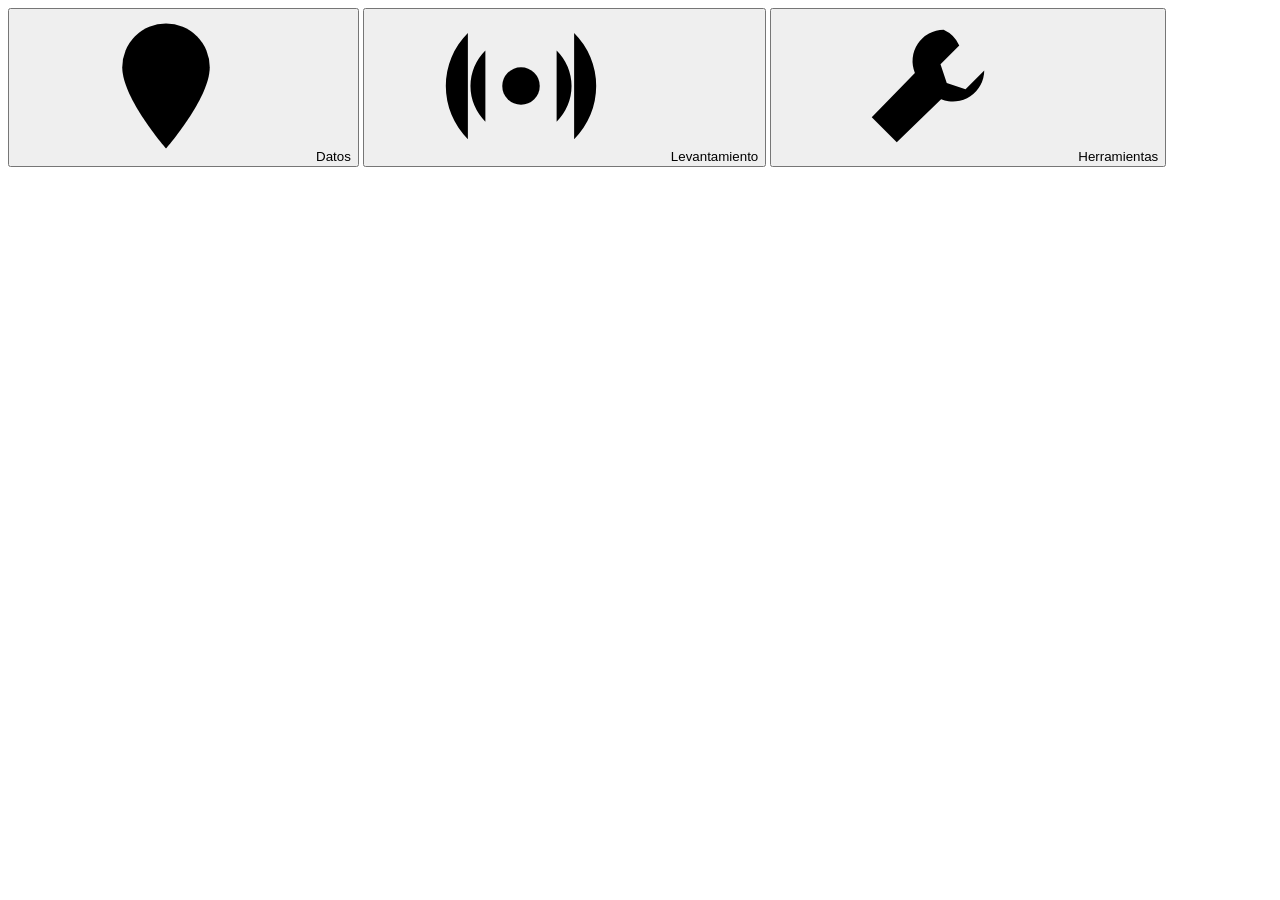
<file: src/index.tpl.html>
<!doctype html>
<html lang="es">
<head>
<meta charset="utf-8">
<meta name="viewport" content="width=device-width,initial-scale=1,viewport-fit=cover,user-scalable=no">
<meta name="theme-color" content="#1f2227">
<title>Captura N6</title>
<style>
/*CSS*/
</style>
</head>
<body>
<svg width="0" height="0" style="position:absolute" aria-hidden="true">
<symbol id="logo" viewBox="0 0 255 255">/*LOGO*/</symbol>
<symbol id="i-folder" viewBox="0 0 24 24"><path class="p" d="M2 6a2 2 0 0 1 2-2h5l2 2h9a2 2 0 0 1 2 2v10a2 2 0 0 1-2 2H4a2 2 0 0 1-2-2z"/><path class="a" d="M2 10h20v1H2z"/></symbol>
<symbol id="i-pin" viewBox="0 0 24 24"><path class="p" d="M12 2a7 7 0 0 0-7 7c0 5 7 13 7 13s7-8 7-13a7 7 0 0 0-7-7z"/><circle class="w" cx="12" cy="9" r="2.6"/></symbol>
<symbol id="i-import" viewBox="0 0 24 24"><path class="s" d="M12 3v12M7 10l5 5 5-5M4 20h16"/></symbol>
<symbol id="i-export" viewBox="0 0 24 24"><path class="s" d="M12 15V3M7 8l5-5 5 5M4 20h16"/></symbol>
<symbol id="i-axes" viewBox="0 0 24 24"><path class="s" d="M5 3v16h16"/><path class="sa" d="M5 19L16 8M16 8h-4M16 8v4"/></symbol>
<symbol id="i-gear" viewBox="0 0 24 24"><path class="p" fill-rule="evenodd" d="M10.3 2h3.4l.5 2.6 1.6.7 2.2-1.5 2.4 2.4-1.5 2.2.7 1.6 2.6.5v3.4l-2.6.5-.7 1.6 1.5 2.2-2.4 2.4-2.2-1.5-1.6.7-.5 2.6h-3.4l-.5-2.6-1.6-.7-2.2 1.5-2.4-2.4 1.5-2.2-.7-1.6L2 13.7v-3.4l2.6-.5.7-1.6-1.5-2.2 2.4-2.4 2.2 1.5 1.6-.7zM12 9a3 3 0 1 0 0 6 3 3 0 0 0 0-6z"/></symbol>
<symbol id="i-info" viewBox="0 0 24 24"><circle class="p" cx="12" cy="12" r="10"/><rect class="w" x="11" y="10" width="2" height="7" rx="1"/><circle class="w" cx="12" cy="7" r="1.3"/></symbol>
<symbol id="i-bt" viewBox="0 0 24 24"><rect class="p" x="2" y="2" width="20" height="20" rx="5"/><path d="M8.5 8.5l7 7-3.5 3V5l3.5 3-7 7" fill="none" stroke="var(--iw)" stroke-width="1.8" stroke-linecap="round" stroke-linejoin="round"/></symbol>
<symbol id="i-format" viewBox="0 0 24 24"><rect class="p" x="3" y="3" width="18" height="4" rx="1"/><rect class="p" x="3" y="10" width="18" height="4" rx="1" opacity=".6"/><rect class="a" x="3" y="17" width="12" height="4" rx="1"/></symbol>
<symbol id="i-log" viewBox="0 0 24 24"><rect class="p" x="4" y="2" width="16" height="20" rx="2"/><path d="M8 8h8M8 12h8M8 16h5" stroke="var(--iw)" stroke-width="1.6" stroke-linecap="round"/></symbol>
<symbol id="i-live" viewBox="0 0 24 24"><circle class="a" cx="12" cy="12" r="3"/><path class="s" d="M6.3 6.3a8 8 0 0 0 0 11.4M17.7 6.3a8 8 0 0 1 0 11.4M3.5 3.5a12 12 0 0 0 0 17M20.5 3.5a12 12 0 0 1 0 17"/></symbol>
<symbol id="i-plan" viewBox="0 0 24 24"><path class="s" d="M3 20l5-9 4 5 3-6 6 10z"/><circle class="a" cx="8" cy="7" r="2"/></symbol>
<symbol id="i-map" viewBox="0 0 24 24"><path class="p" d="M3 5l6-2 6 2 6-2v16l-6 2-6-2-6 2z" opacity=".85"/><path class="a" d="M9 3v16M15 5v16" stroke="var(--iw)" stroke-width="1.2" fill="none"/></symbol>
<symbol id="i-area" viewBox="0 0 24 24"><path class="p" d="M4 8l8-5 8 6-3 10H7z" opacity=".85"/><circle class="a" cx="4" cy="8" r="2"/><circle class="a" cx="12" cy="3" r="2"/><circle class="a" cx="20" cy="9" r="2"/><circle class="a" cx="17" cy="19" r="2"/><circle class="a" cx="7" cy="19" r="2"/></symbol>
<symbol id="i-cogo" viewBox="0 0 24 24"><path class="s" d="M4 20L20 6"/><circle class="a" cx="4" cy="20" r="2.5"/><circle class="a" cx="20" cy="6" r="2.5"/><path class="s" d="M4 20h8"/></symbol>
<symbol id="i-angle" viewBox="0 0 24 24"><path class="s" d="M4 20h16M4 20L16 6"/><path class="sa" d="M11 20a7 7 0 0 0-2-5"/></symbol>
<symbol id="i-convert" viewBox="0 0 24 24"><path class="s" d="M4 8h14l-3-3M20 16H6l3 3"/></symbol>
<symbol id="i-layers" viewBox="0 0 24 24"><path class="p" d="M12 3l9 5-9 5-9-5z"/><path class="s" d="M3 12.500l9 5 9-5M3 16.500l9 5 9-5"/></symbol>
<symbol id="i-sym" viewBox="0 0 24 24"><path class="a" d="M8 3l5.500 9.500h-11z"/><circle class="p" cx="16.500" cy="16.500" r="4.500"/></symbol>
<symbol id="i-tools" viewBox="0 0 24 24"><path class="p" d="M14.5 3a5 5 0 0 0-4.6 6.9L3 17l4 4 7.100-6.900A5 5 0 0 0 21 9.500l-3 3-3-1-1-3 3-3A5 5 0 0 0 14.500 3z"/></symbol>
</svg>
<div id="app">
  <header class="bar"></header>
  <main id="screen"></main>
  <div id="actions"></div>
  <nav id="tabs" aria-label="Secciones">
    <button data-tab="proj" aria-selected="true"><svg class="ico"><use href="#i-pin"/></svg>Datos</button>
    <button data-tab="survey"><svg class="ico"><use href="#i-live"/></svg>Levantamiento</button>
    <button data-tab="tools"><svg class="ico"><use href="#i-tools"/></svg>Herramientas</button>
  </nav>
</div>
<script>
window.__WM="/*WM*/";
</script>
<script>
/*CORE*/
</script>
<script>
/*APP*/
</script>
</body>
</html>
</file>
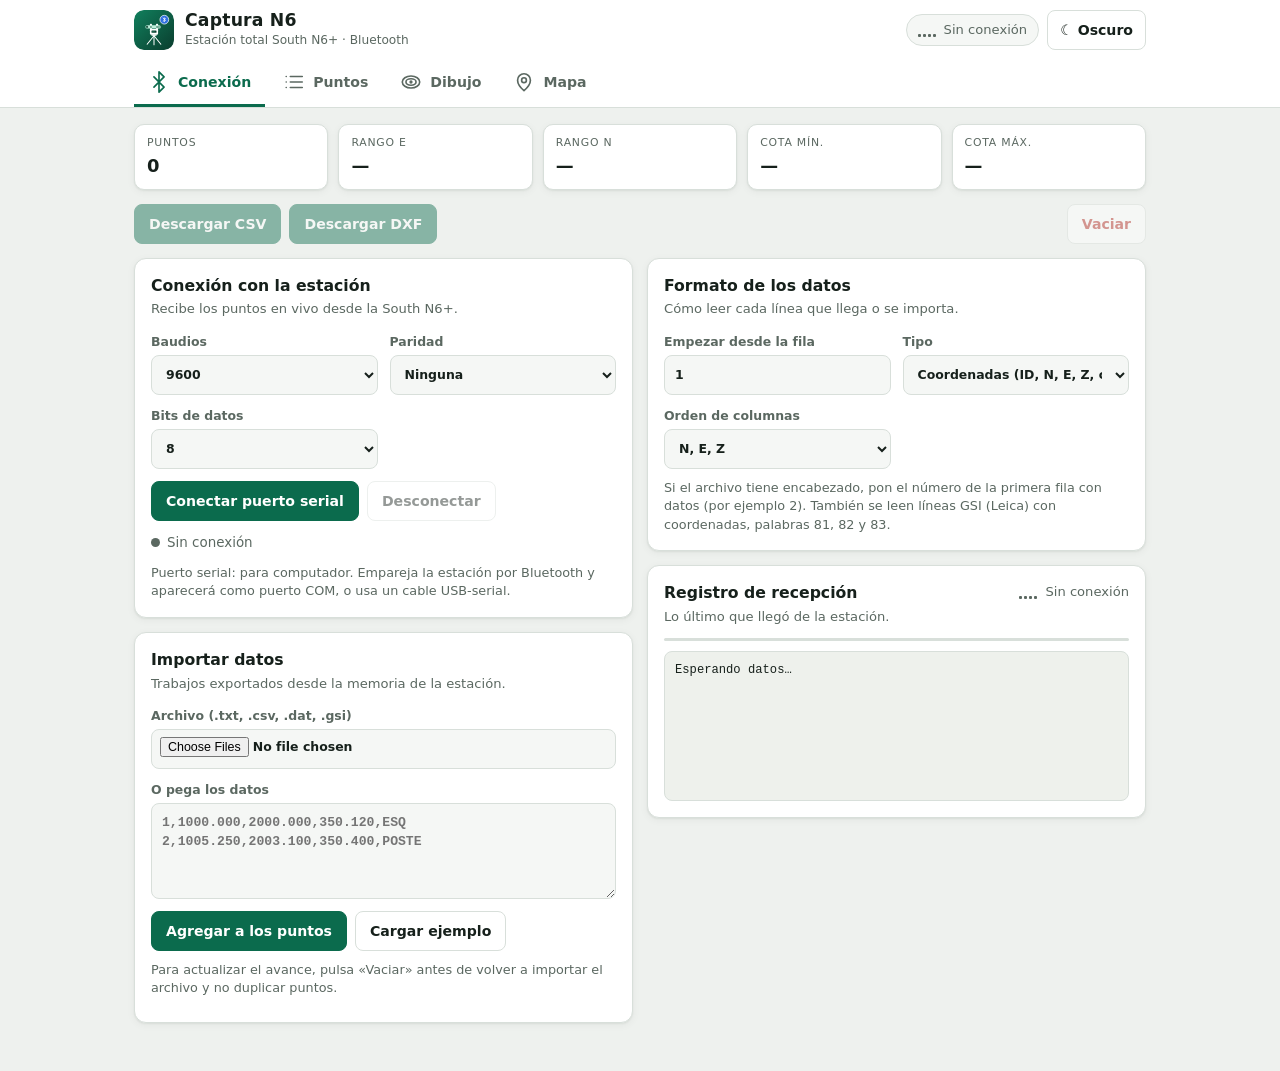
<file: src/previous_index.html>
<!doctype html>
<html lang="es">
<head>
<meta charset="utf-8">
<meta name="viewport" content="width=device-width, initial-scale=1, viewport-fit=cover">
<meta name="theme-color" content="#0f6b4e">
<title>Captura N6</title>
<style>
:root{
  --bg:#eef1ee; --panel:#ffffff; --panel2:#f5f7f5; --fg:#16201b; --muted:#5b6861; --line:#d8dfda;
  --accent:#0b6b4d; --accent-fg:#ffffff; --accent-soft:#e0f0e8; --blue:#2f6fe0;
  --warn:#a8570a; --bad:#b3261e; --code:#eef1ec; --contour:#9a4a08;
  --shadow:0 1px 2px rgba(16,32,24,.06),0 2px 8px rgba(16,32,24,.05);
  --font:system-ui,-apple-system,"Segoe UI",Roboto,sans-serif;
  --mono:ui-monospace,SFMono-Regular,Menlo,Consolas,monospace;
  --gx:max(14px,env(safe-area-inset-left,0px)); --gy:max(14px,env(safe-area-inset-right,0px));
}
@media (prefers-color-scheme:dark){
  :root:not([data-theme="light"]){
    --bg:#0e1311; --panel:#171e1b; --panel2:#1d2622; --fg:#e6ebe7; --muted:#97a69d; --line:#2b3631;
    --accent:#4cc79a; --accent-fg:#06231a; --accent-soft:#17352a; --blue:#6b9cf0;
    --warn:#e0a35c; --bad:#f2837b; --code:#121815; --contour:#e0a35c; --shadow:none; color-scheme:dark;
  }
}
:root[data-theme="dark"]{
  --bg:#0e1311; --panel:#171e1b; --panel2:#1d2622; --fg:#e6ebe7; --muted:#97a69d; --line:#2b3631;
  --accent:#4cc79a; --accent-fg:#06231a; --accent-soft:#17352a; --blue:#6b9cf0;
  --warn:#e0a35c; --bad:#f2837b; --code:#121815; --contour:#e0a35c; --shadow:none; color-scheme:dark;
}
*{box-sizing:border-box}
html{-webkit-text-size-adjust:100%}
body{margin:0;background:var(--bg);color:var(--fg);font-family:var(--font);font-size:15px;line-height:1.45;
  padding-bottom:calc(76px + env(safe-area-inset-bottom,0px))}
button,input,select,textarea{font:inherit;color:var(--fg)}
[hidden]{display:none!important}

/* ===== Cabecera y navegación ===== */
.chrome{position:sticky;top:0;z-index:40;background:var(--panel);border-bottom:1px solid var(--line)}
.top{display:flex;align-items:center;justify-content:space-between;gap:10px;
  padding:max(10px,env(safe-area-inset-top,0px)) var(--gy) 10px var(--gx)}
@media (min-width:1068px){.top,.nav{padding-left:calc((100% - 1040px)/2 + var(--gx))!important;padding-right:calc((100% - 1040px)/2 + var(--gy))!important}}
.brand{display:flex;align-items:center;gap:11px;min-width:0}
.logo{width:40px;height:40px;flex:none;border-radius:10px;display:block}
.brand h1{font-size:1.08rem;line-height:1.15;margin:0;font-weight:700;letter-spacing:.01em;white-space:nowrap}
.brand p{margin:1px 0 0;font-size:.76rem;color:var(--muted);white-space:nowrap;overflow:hidden;text-overflow:ellipsis}
.topr{display:flex;align-items:center;gap:8px;flex:none}
.nav{position:fixed;left:0;right:0;bottom:0;z-index:50;display:grid;grid-template-columns:repeat(4,1fr);
  background:var(--panel);border-top:1px solid var(--line);padding:6px max(6px,env(safe-area-inset-right,0px)) max(6px,env(safe-area-inset-bottom,0px)) max(6px,env(safe-area-inset-left,0px))}
.nav button{position:relative;display:flex;flex-direction:column;align-items:center;gap:3px;border:0;background:none;
  padding:6px 4px;border-radius:10px;color:var(--muted);font-size:.72rem;font-weight:600;cursor:pointer;min-height:52px}
.nav button[aria-selected=true]{color:var(--accent);background:var(--accent-soft)}
.ic{width:22px;height:22px;fill:none;stroke:currentColor;stroke-width:1.8;stroke-linecap:round;stroke-linejoin:round}
.badge{position:absolute;top:2px;left:calc(50% + 8px);min-width:18px;height:18px;padding:0 5px;border-radius:9px;background:var(--accent);
  color:var(--accent-fg);font-size:.66rem;font-style:normal;line-height:18px;text-align:center;font-variant-numeric:tabular-nums}
.badge:empty{display:none}
@media (min-width:760px){
  body{padding-bottom:40px}
  .nav{position:static;display:flex;gap:4px;border-top:0;padding:0 var(--gy) 0 var(--gx)}
  .nav button{flex-direction:row;gap:8px;border-radius:0;padding:11px 14px;font-size:.88rem;background:none!important;
    border-bottom:3px solid transparent;min-height:0}
  .nav button[aria-selected=true]{border-bottom-color:var(--accent)}
  .badge{position:static;margin-left:2px}
}

/* ===== Contenido ===== */
.wrap{max-width:1040px;margin:0 auto;padding:16px var(--gy) 8px var(--gx);display:flex;flex-direction:column;gap:14px}
.kpis{display:grid;grid-template-columns:repeat(auto-fit,minmax(96px,1fr));gap:10px}
.kpi{background:var(--panel);border:1px solid var(--line);border-radius:10px;padding:10px 12px;box-shadow:var(--shadow);min-width:0}
.kpi .k{display:block;font-size:.68rem;letter-spacing:.07em;text-transform:uppercase;color:var(--muted)}
.kpi b{display:block;font-size:1.12rem;font-weight:650;font-variant-numeric:tabular-nums;margin-top:2px;overflow-wrap:anywhere}
.kpi.wide{grid-column:1/-1}.kpi.wide b{font-size:.92rem;font-weight:600}
.actions{display:flex;flex-wrap:wrap;gap:8px;align-items:center}
.actions .sp{flex:1}
.grid2{display:grid;gap:14px;grid-template-columns:minmax(0,1fr)}
@media (min-width:900px){.grid2{grid-template-columns:minmax(0,1fr) minmax(0,1fr);align-items:start}}
.col{display:flex;flex-direction:column;gap:14px;min-width:0}
.card{background:var(--panel);border:1px solid var(--line);border-radius:12px;padding:16px;box-shadow:var(--shadow);min-width:0}
.card h2{font-size:.98rem;font-weight:650;margin:0}
.card .sub{margin:2px 0 14px;color:var(--muted);font-size:.82rem}
.cardhead{display:flex;flex-wrap:wrap;gap:6px 12px;justify-content:space-between;align-items:flex-start}
.fields{display:grid;grid-template-columns:repeat(auto-fit,minmax(150px,1fr));gap:12px}
label{display:flex;flex-direction:column;gap:4px;font-size:.78rem;color:var(--muted);font-weight:600;min-width:0}
input,select,textarea{background:var(--panel2);border:1px solid var(--line);border-radius:8px;padding:9px 10px;min-height:40px;width:100%;color:var(--fg)}
input[type=checkbox]{width:18px;height:18px;min-height:0;accent-color:var(--accent);padding:0}
input[type=file]{padding:7px 8px}
textarea{min-height:96px;font-family:var(--mono);font-size:.82rem;resize:vertical}
button{background:var(--panel);border:1px solid var(--line);border-radius:8px;padding:0 14px;min-height:40px;cursor:pointer;font-weight:600;font-size:.88rem}
button:hover:not(:disabled){border-color:var(--muted)}
button.primary{background:var(--accent);color:var(--accent-fg);border-color:var(--accent)}
button.primary:hover:not(:disabled){filter:brightness(1.07);border-color:var(--accent)}
button.danger{color:var(--bad)}
button:disabled{opacity:.45;cursor:not-allowed}
button.icon{min-width:40px;padding:0 12px}
:is(button,input,select,textarea,summary):focus-visible{outline:2px solid var(--accent);outline-offset:2px}
.btnrow{display:flex;flex-wrap:wrap;gap:8px;margin-top:12px}
.note{font-size:.8rem;color:var(--muted);margin:10px 0 0}
.note.warn{color:var(--warn)}
.err{color:var(--bad);font-size:.82rem;margin-top:8px;white-space:pre-wrap}
.sect{margin-top:16px;padding-top:14px;border-top:1px solid var(--line)}
.sect h3{margin:0 0 10px;font-size:.74rem;letter-spacing:.08em;text-transform:uppercase;color:var(--muted)}
.status{display:inline-flex;gap:7px;align-items:center;font-size:.84rem;color:var(--muted);margin-top:12px}
.dot{width:9px;height:9px;border-radius:50%;background:var(--muted)}
.dot.on{background:var(--accent);box-shadow:0 0 0 3px var(--accent-soft)}
.log{font-family:var(--mono);font-size:.76rem;background:var(--code);border:1px solid var(--line);border-radius:8px;padding:10px;height:150px;overflow:auto;white-space:pre-wrap;word-break:break-all}

/* ===== Lista ===== */
.tablebox{overflow:auto;max-height:64vh;border:1px solid var(--line);border-radius:8px;margin-top:12px}
table{border-collapse:separate;border-spacing:0;width:100%;font-variant-numeric:tabular-nums;font-size:.88rem}
th,td{text-align:right;padding:8px 12px;border-bottom:1px solid var(--line);white-space:nowrap}
th{position:sticky;top:0;background:var(--panel2);font-size:.7rem;text-transform:uppercase;letter-spacing:.07em;color:var(--muted);z-index:1}
tbody tr:hover{background:var(--panel2)}
tbody tr:last-child td{border-bottom:0}
th:first-child,td:first-child,th:nth-child(6),td:nth-child(6){text-align:left}
td.x button{min-height:28px;padding:0 8px;border-color:transparent;color:var(--muted);background:none}
.empty{color:var(--muted);padding:26px 8px;text-align:center}

/* ===== Dibujo y mapa ===== */
.plantools{display:flex;flex-wrap:wrap;gap:8px;align-items:center;margin-bottom:10px}
.plantools .rx[data-state=off]{display:none}
.plantools button{min-height:36px;padding:0 12px}
.plantools .sp{flex:1}
.layers{margin-bottom:10px;border:1px solid var(--line);border-radius:8px;background:var(--panel2)}
.layers summary{cursor:pointer;padding:9px 12px;font-size:.84rem;font-weight:600;list-style:none;display:flex;justify-content:space-between;align-items:center}
.layers summary::-webkit-details-marker{display:none}
.layers summary::after{content:"▾";color:var(--muted)}
.layers[open] summary::after{content:"▴"}
.layersbody{display:grid;grid-template-columns:repeat(auto-fit,minmax(150px,1fr));gap:10px 16px;padding:4px 12px 12px;align-items:center}
.layersbody label.chk{flex-direction:row;align-items:center;gap:8px;color:var(--fg);font-size:.86rem;font-weight:500}
.layersbody label.num{font-size:.74rem}
.cnInfo{grid-column:1/-1;font-size:.78rem;color:var(--warn)}
.cnInfo:empty{display:none}
.planbox{border:1px solid var(--line);border-radius:8px;background:var(--bg);overflow:hidden}
#plan{display:block;width:100%;height:min(64vh,540px);min-height:300px;touch-action:none;cursor:grab;user-select:none}
#plan:active{cursor:grabbing}
#plan .grid{stroke:var(--line);stroke-width:1}
#plan .ln{stroke:var(--muted);stroke-width:1.3;fill:none}
#plan .pt{fill:var(--accent);stroke:var(--bg);stroke-width:1.5}
#plan .pt.sel{fill:var(--warn)}
#plan .lbl{fill:var(--fg);font:11px var(--mono)}
#plan .lbl2{fill:var(--muted);font:10px var(--mono)}
#plan .ax{fill:var(--muted);font:10px var(--mono)}
#plan .sc{stroke:var(--fg);stroke-width:2}
#plan .north{fill:var(--fg)}
#plan .cl{stroke:var(--contour);stroke-width:.9;fill:none;stroke-linejoin:round}
#plan .cl.idx{stroke-width:1.9}
#plan .cll{fill:var(--contour);font:600 10px var(--mono);paint-order:stroke;stroke:var(--bg);stroke-width:3px;stroke-linejoin:round}
.pinfo{font-family:var(--mono);font-size:.8rem;color:var(--muted);margin-top:10px;min-height:1.3em}
#map{height:min(64vh,540px);min-height:300px;border:1px solid var(--line);border-radius:8px;background:var(--code)}
.mapmsg{font-size:.85rem;color:var(--warn);margin:8px 0 0}
.leaflet-container{font-family:var(--font)}
.cl-t{position:absolute;transform:translate(-50%,-50%);font:600 11px ui-monospace,Menlo,Consolas,monospace;white-space:nowrap}

/* pantalla completa */
.fsmode{position:fixed;inset:0;z-index:1000;background:var(--bg);display:flex;flex-direction:column;gap:8px;overflow:hidden;border-radius:0;border:0;box-shadow:none;
  padding:max(10px,env(safe-area-inset-top,0px)) max(12px,env(safe-area-inset-right,0px)) max(10px,env(safe-area-inset-bottom,0px)) max(12px,env(safe-area-inset-left,0px))}
.fsmode .plantools{margin-bottom:0;flex:none;flex-wrap:nowrap;overflow-x:auto;padding-bottom:4px}
.fsmode .plantools>*{flex:none;white-space:nowrap}
.fsmode .plantools .sp{display:none}
.fsmode .plantools .themeBtn,.fsmode .plantools .fsBtn{order:-1}
.fsmode .layers{flex:none;margin-bottom:0}
.fsmode .layersbody{max-height:34vh;overflow:auto}
.fsmode .planbox{flex:1;min-height:0;position:relative}
.fsmode #plan{position:absolute;inset:0;width:100%;height:100%;min-height:0}
.fsmode #map{flex:1;height:auto;min-height:0}
.fsmode .note{display:none}

/* indicador de recepción */
.rx{display:inline-flex;align-items:center;gap:8px;font-size:.82rem;color:var(--muted);min-width:0}
.rx .rxt{overflow:hidden;text-overflow:ellipsis;white-space:nowrap}
.rx[data-state=recv]{color:var(--accent);font-weight:600}
.chip{background:var(--panel2);border:1px solid var(--line);border-radius:999px;padding:5px 11px;max-width:46vw}
.chip[data-state=recv],.chip[data-state=wait]{border-color:var(--accent)}
.eq{display:inline-flex;gap:2px;align-items:flex-end;height:14px;flex:none}
.eq i{display:block;width:3px;height:3px;border-radius:1px;background:var(--muted)}
[data-state=wait] .eq i{background:var(--accent);animation:eqw 1.8s ease-in-out infinite}
[data-state=recv] .eq i{background:var(--accent);animation:eq .6s ease-in-out infinite}
.eq i:nth-child(2){animation-delay:.15s}.eq i:nth-child(3){animation-delay:.3s}.eq i:nth-child(4){animation-delay:.45s}
@keyframes eq{0%,100%{height:3px}50%{height:14px}}
@keyframes eqw{0%,100%{height:3px}50%{height:6px}}
.rxprog{position:relative;height:3px;border-radius:2px;background:var(--line);overflow:hidden;margin:12px 0 10px}
.rxprog::after{content:"";position:absolute;top:0;bottom:0;left:0;width:35%;background:var(--accent);border-radius:2px;opacity:0}
.rxprog[data-state=recv]::after{opacity:1;animation:slide 1s linear infinite}
.rxprog[data-state=wait]::after{opacity:.35;animation:slide 2.6s linear infinite}
@keyframes slide{from{transform:translateX(-100%)}to{transform:translateX(300%)}}
@media (prefers-reduced-motion:reduce){.eq i,.rxprog::after{animation:none!important}.rxprog[data-state=recv]::after{width:100%}}
@media (max-width:480px){.brand p{display:none}.chip{padding:7px 9px}.top .chip .rxt{display:none}.top .themeBtn{padding:0 10px}}
</style>
</head>
<body>
<svg width="0" height="0" style="position:absolute" aria-hidden="true">
  <symbol id="i-link" viewBox="0 0 24 24"><path d="M6.5 6.5l11 11L12 23V1l5.5 5.5-11 11"/></symbol>
  <symbol id="i-list" viewBox="0 0 24 24"><path d="M8 6h13M8 12h13M8 18h13M3.5 6h.01M3.5 12h.01M3.5 18h.01"/></symbol>
  <symbol id="i-plan" viewBox="0 0 24 24"><ellipse cx="12" cy="12" rx="9.5" ry="6.5"/><ellipse cx="12" cy="12" rx="5.5" ry="3.5"/><circle cx="12" cy="12" r=".9"/></symbol>
  <symbol id="i-map" viewBox="0 0 24 24"><path d="M12 21.5s-7-6.2-7-11.5a7 7 0 0114 0c0 5.3-7 11.5-7 11.5z"/><circle cx="12" cy="10" r="2.6"/></symbol>
</svg>

<div class="chrome">
  <header class="top">
    <div class="brand">
      <svg class="logo" viewBox="0 0 512 512" role="img" aria-label="Estación total con Bluetooth"><defs><linearGradient id="g" x1="0" y1="0" x2="1" y2="1"><stop offset="0" stop-color="#11805d"/><stop offset="1" stop-color="#0a3d2e"/></linearGradient></defs><rect width="512" height="512" rx="112" fill="url(#g)"/><!-- Estación total sobre trípode, con insignia Bluetooth -->
<g fill="none" stroke="#ffffff" stroke-linecap="round" stroke-linejoin="round">
  <!-- trípode -->
  <path d="M256 330 L168 438" stroke-width="13"/>
  <path d="M256 330 L344 438" stroke-width="13"/>
  <path d="M256 330 L256 444" stroke-width="13"/>
</g>
<!-- base nivelante -->
<rect x="222" y="312" width="68" height="18" rx="6" fill="#ffffff"/>
<!-- cuerpo / alidada -->
<rect x="204" y="244" width="104" height="72" rx="16" fill="#ffffff"/>
<!-- soportes (horquilla) -->
<rect x="204" y="176" width="26" height="86" rx="10" fill="#ffffff"/>
<rect x="282" y="176" width="26" height="86" rx="10" fill="#ffffff"/>
<!-- anteojo -->
<rect x="146" y="196" width="196" height="42" rx="21" fill="#bff0dc"/>
<circle cx="168" cy="217" r="14" fill="#0a3d2e"/>
<circle cx="168" cy="217" r="5.5" fill="#bff0dc"/>
<rect x="304" y="204" width="28" height="26" rx="8" fill="#0a3d2e" opacity=".35"/>
<!-- eje de muñones -->
<circle cx="217" cy="217" r="9" fill="#0a3d2e"/>
<circle cx="295" cy="217" r="9" fill="#0a3d2e"/>
<!-- pantalla en el cuerpo -->
<rect x="224" y="262" width="64" height="30" rx="7" fill="#0a3d2e"/>
<path d="M234 282 l10 -10 l8 6 l14 -12" fill="none" stroke="#4cc79a" stroke-width="5" stroke-linecap="round" stroke-linejoin="round"/>
<!-- insignia Bluetooth -->
<circle cx="388" cy="124" r="56" fill="#2f6fe0" stroke="#ffffff" stroke-width="9"/>
<path d="M372 103 L403 134 L388 150 L388 98 L403 114 L372 145" fill="none" stroke="#ffffff" stroke-width="9" stroke-linecap="round" stroke-linejoin="round"/>
</svg>
      <div><h1>Captura N6</h1><p>Estación total South N6+ · Bluetooth</p></div>
    </div>
    <div class="topr">
      <span class="rx chip" data-rx data-state="off" role="status"><span class="eq" aria-hidden="true"><i></i><i></i><i></i><i></i></span><span class="rxt">Sin conexión</span></span>
      <button id="btnTheme" class="themeBtn icon" aria-label="Cambiar entre modo claro y oscuro">☾ Oscuro</button>
    </div>
  </header>
  <nav class="nav" role="tablist" aria-label="Secciones">
    <button role="tab" id="tabConn" aria-selected="true"><svg class="ic"><use href="#i-link"/></svg><span>Conexión</span></button>
    <button role="tab" id="tabList" aria-selected="false"><svg class="ic"><use href="#i-list"/></svg><span>Puntos</span><em class="badge" id="navCount"></em></button>
    <button role="tab" id="tabPlan" aria-selected="false"><svg class="ic"><use href="#i-plan"/></svg><span>Dibujo</span></button>
    <button role="tab" id="tabMap" aria-selected="false"><svg class="ic"><use href="#i-map"/></svg><span>Mapa</span></button>
  </nav>
</div>

<main class="wrap">
  <div class="kpis" id="stats" aria-label="Resumen del levantamiento"></div>
  <div class="actions" id="actions">
    <button id="btnCsv" class="primary" disabled>Descargar CSV</button>
    <button id="btnDxf" class="primary" disabled>Descargar DXF</button>
    <span class="sp"></span>
    <button id="btnClear" class="danger" disabled>Vaciar</button>
  </div>

  <div id="viewConn" class="grid2">
    <div class="col">
      <section class="card">
        <h2>Conexión con la estación</h2>
        <p class="sub">Recibe los puntos en vivo desde la South N6+.</p>
        <div id="btBox" hidden>
          <div class="fields">
            <label>Equipo
              <select id="btDev"><option value="">(sin buscar)</option></select>
            </label>
            <label>Fin de línea
              <select id="btDelim"><option value="\n" selected>Salto de línea (\n)</option><option value="\r">Retorno (\r)</option></select>
            </label>
          </div>
          <div class="btnrow">
            <button id="btScan" class="primary">Buscar equipos Bluetooth</button>
            <button id="btConnect" disabled>Conectar</button>
            <button id="btDisc" disabled>Desconectar</button>
          </div>
          <div class="status"><span class="dot" id="btDot"></span><span id="btStatus">Sin conexión</span></div>
          <p class="note">Empareja la estación en Ajustes de Android (Bluetooth) antes de buscar y activa el envío de datos por Bluetooth en la estación. Cada línea recibida se agrega a los puntos con el formato elegido.</p>
          <div class="err" id="btErr"></div>
        </div>
        <div id="serialBox">
          <div class="fields">
            <label>Baudios
              <select id="baud">
                <option>1200</option><option>2400</option><option>4800</option>
                <option selected>9600</option><option>19200</option><option>38400</option><option>115200</option>
              </select>
            </label>
            <label>Paridad
              <select id="parity"><option value="none" selected>Ninguna</option><option value="even">Par</option><option value="odd">Impar</option></select>
            </label>
            <label>Bits de datos
              <select id="databits"><option>8</option><option>7</option></select>
            </label>
          </div>
          <div class="btnrow">
            <button id="btnConnect" class="primary">Conectar puerto serial</button>
            <button id="btnDisconnect" disabled>Desconectar</button>
          </div>
          <div class="status"><span class="dot" id="dot"></span><span id="statusText">Sin conexión</span></div>
          <p class="note warn" id="serialWarn" hidden>Este navegador no permite puertos seriales. Usa Chrome en computador, o importa el archivo o pega el texto.</p>
          <p class="note">Puerto serial: para computador. Empareja la estación por Bluetooth y aparecerá como puerto COM, o usa un cable USB-serial.</p>
        </div>
      </section>

      <section class="card">
        <h2>Importar datos</h2>
        <p class="sub">Trabajos exportados desde la memoria de la estación.</p>
        <label>Archivo (.txt, .csv, .dat, .gsi)
          <input type="file" id="file" multiple accept=".txt,.csv,.gsi,.log,.dat,text/*">
        </label>
        <label style="margin-top:12px">O pega los datos
          <textarea id="paste" placeholder="1,1000.000,2000.000,350.120,ESQ&#10;2,1005.250,2003.100,350.400,POSTE"></textarea>
        </label>
        <div class="btnrow">
          <button id="btnParse" class="primary">Agregar a los puntos</button>
          <button id="btnExample">Cargar ejemplo</button>
        </div>
        <p class="note">Para actualizar el avance, pulsa «Vaciar» antes de volver a importar el archivo y no duplicar puntos.</p>
        <div class="err" id="errors"></div>
      </section>
    </div>

    <div class="col">
      <section class="card">
        <h2>Formato de los datos</h2>
        <p class="sub">Cómo leer cada línea que llega o se importa.</p>
        <div class="fields">
          <label>Empezar desde la fila
            <input type="number" id="startRow" min="1" step="1" value="1">
          </label>
          <label>Tipo
            <select id="mode">
              <option value="coord" selected>Coordenadas (ID, N, E, Z, código)</option>
              <option value="polar">Polar (ID, Hz, V, Dist. inclinada, código)</option>
            </select>
          </label>
          <label id="orderBox">Orden de columnas
            <select id="order">
              <option value="NEZ" selected>N, E, Z</option>
              <option value="ENZ">E, N, Z</option>
            </select>
          </label>
        </div>
        <p class="note">Si el archivo tiene encabezado, pon el número de la primera fila con datos (por ejemplo 2). También se leen líneas GSI (Leica) con coordenadas, palabras 81, 82 y 83.</p>
        <div id="polarBox" class="sect" hidden>
          <h3>Datos de la estación (modo polar)</h3>
          <div class="fields">
            <label>Unidad de ángulos
              <select id="angUnit">
                <option value="dms" selected>GGG.MMSS</option>
                <option value="deg">Grados decimales</option>
                <option value="gon">Gradianes</option>
              </select>
            </label>
            <label>Norte estación <input type="number" step="any" id="stN" value="1000"></label>
            <label>Este estación <input type="number" step="any" id="stE" value="1000"></label>
            <label>Cota estación <input type="number" step="any" id="stZ" value="100"></label>
            <label>Alt. instrumento <input type="number" step="any" id="hi" value="1.500"></label>
            <label>Alt. prisma <input type="number" step="any" id="hr" value="1.500"></label>
            <label>Acimut de Hz=0 <input type="number" step="any" id="orient" value="0"></label>
          </div>
          <p class="note">La V se toma como ángulo cenital (0° mirando arriba). El acimut de Hz=0 va en la unidad de ángulos elegida.</p>
        </div>
      </section>

      <section class="card">
        <div class="cardhead">
          <div><h2>Registro de recepción</h2><p class="sub" style="margin-bottom:0">Lo último que llegó de la estación.</p></div>
          <span class="rx" data-rx data-state="off" role="status"><span class="eq" aria-hidden="true"><i></i><i></i><i></i><i></i></span><span class="rxt">Sin conexión</span></span>
        </div>
        <div class="rxprog" data-rx data-state="off"></div>
        <div class="log" id="log" aria-live="polite">Esperando datos…</div>
      </section>
    </div>
  </div>

  <section class="card" id="viewList" hidden>
    <div class="cardhead"><div><h2 id="countTitle">Puntos (0)</h2><p class="sub" style="margin-bottom:0">Norte, este y cota de cada punto levantado.</p></div></div>
    <div class="tablebox">
      <table>
        <thead><tr><th>Punto</th><th>Norte</th><th>Este</th><th>Cota</th><th></th><th>Código</th></tr></thead>
        <tbody id="tbody"></tbody>
      </table>
      <div class="empty" id="empty">Aún no hay puntos. Conecta la estación o importa un archivo en «Conexión».</div>
    </div>
  </section>

  <section class="card" id="viewPlan" hidden>
    <div class="plantools">
      <span class="rx" data-rx data-state="off" role="status"><span class="eq" aria-hidden="true"><i></i><i></i><i></i><i></i></span><span class="rxt">Sin conexión</span></span>
      <button id="zIn" class="icon" aria-label="Acercar">+</button>
      <button id="zOut" class="icon" aria-label="Alejar">−</button>
      <button id="zFit">Ver todo</button>
      <span class="sp"></span>
      <button class="fsBtn" data-target="viewPlan">Pantalla completa</button>
      <button class="themeBtn" aria-label="Cambiar entre modo claro y oscuro">Modo oscuro</button>
    </div>
    <details class="layers">
      <summary>Capas y curvas de nivel</summary>
      <div class="layersbody">
        <label class="chk"><input type="checkbox" class="optNum" checked> Números</label>
        <label class="chk"><input type="checkbox" class="optZ"> Cotas</label>
        <label class="chk"><input type="checkbox" class="optCode"> Códigos</label>
        <label>Unir puntos
          <select class="link"><option value="none">No unir</option><option value="code" selected>Por código</option><option value="order">En orden de captura</option></select>
        </label>
        <label class="chk"><input type="checkbox" class="cnOn" checked> Curvas de nivel</label>
        <label class="num">Equidistancia (m)<input type="number" class="cnStep" min="0.001" step="any" placeholder="auto"></label>
        <label class="chk"><input type="checkbox" class="cnSmooth" checked> Suavizar</label>
        <label class="chk"><input type="checkbox" class="cnTrim" checked> Recortar bordes</label>
        <span class="cnInfo"></span>
      </div>
    </details>
    <div class="planbox"><svg id="plan" role="img" aria-label="Vista en planta de los puntos levantados"></svg></div>
    <div class="pinfo" id="pinfo">Toca un punto para ver sus datos. Arrastra para mover y pellizca o usa la rueda para acercar.</div>
  </section>

  <section class="card" id="viewMap" hidden>
    <div class="plantools">
      <span class="rx" data-rx data-state="off" role="status"><span class="eq" aria-hidden="true"><i></i><i></i><i></i><i></i></span><span class="rxt">Sin conexión</span></span>
      <button id="mapFit">Ver todo</button>
      <span class="sp"></span>
      <button class="fsBtn" data-target="viewMap">Pantalla completa</button>
      <button class="themeBtn" aria-label="Cambiar entre modo claro y oscuro">Modo oscuro</button>
    </div>
    <details class="layers">
      <summary>Ubicación y curvas de nivel</summary>
      <div class="layersbody">
        <label>Zona UTM
          <input type="number" id="zone" min="1" max="60" step="1" value="17">
        </label>
        <label>Hemisferio
          <select id="hem"><option value="S" selected>Sur</option><option value="N">Norte</option></select>
        </label>
        <label>Fondo
          <select id="base"><option value="osm" selected>Calles</option><option value="sat">Satélite</option></select>
        </label>
        <label class="chk"><input type="checkbox" class="optNum" checked> Números</label>
        <label>Unir puntos
          <select class="link"><option value="none">No unir</option><option value="code" selected>Por código</option><option value="order">En orden de captura</option></select>
        </label>
        <label class="chk"><input type="checkbox" class="cnOn" checked> Curvas de nivel</label>
        <label class="num">Equidistancia (m)<input type="number" class="cnStep" min="0.001" step="any" placeholder="auto"></label>
        <label class="chk"><input type="checkbox" class="cnSmooth" checked> Suavizar</label>
        <label class="chk"><input type="checkbox" class="cnTrim" checked> Recortar bordes</label>
        <span class="cnInfo"></span>
      </div>
    </details>
    <div id="map" role="region" aria-label="Mapa con los puntos levantados"></div>
    <div class="mapmsg" id="mapMsg" hidden></div>
    <p class="note">Necesita internet. Las coordenadas deben estar en UTM WGS84 (Ecuador: zona 17 Sur). Con otra proyección o un sistema local, los puntos no caerán en su sitio.</p>
  </section>
</main>

<script>
/* ===== CORE:BEGIN ===== */
function isNum(s){ return s!==undefined && s!=='' && /^[+-]?(\d+\.?\d*|\.\d+)$/.test(s); }

function toRad(v, unit){
  if(unit==='deg') return v*Math.PI/180;
  if(unit==='gon') return v*Math.PI/200;
  // GGG.MMSS
  const sign = v<0?-1:1, a=Math.abs(v);
  const d=Math.floor(a);
  const rest=Math.round((a-d)*1e6)/1e6;
  const mm=Math.floor(rest*100+1e-9);
  const ss=(rest*100-mm)*100;
  return sign*(d+mm/60+ss/3600)*Math.PI/180;
}

function parseGSI(line){
  const re=/(\d\d)(\S{4})([+-])(\w{8,16})/g;
  const w={}; let m;
  const body=line.replace(/^\*/,'');
  while((m=re.exec(body))){
    const wi=m[1], unit=m[2].slice(-1);
    let v=parseInt(m[4],10);
    if(isNaN(v)) { w[wi]=m[4]; continue; }
    if(m[3]==='-') v=-v;
    w[wi]={v,unit};
  }
  const scale=u=> u==='6'?1e-4: u==='8'?1e-5 : 1e-3;
  const get=k=> w[k]&&typeof w[k]==='object' ? w[k].v*scale(w[k].unit) : undefined;
  if(get('81')===undefined||get('82')===undefined) return null;
  const idw=w['11'];
  const id=idw&&typeof idw==='object'? String(idw.v) : (typeof idw==='string'? idw.replace(/^0+/,''):'');
  const codeW=w['71'];
  const code=codeW&&typeof codeW==='object'? String(codeW.v):'';
  return {id:id||'', n:get('82'), e:get('81'), z:get('83')!==undefined?get('83'):0, code};
}

function parseText(text, opts, startIndex){
  const pts=[], errors=[];
  let auto=startIndex||1;
  const lines=text.split(/\r?\n/);
  const first=Math.max(1,Math.floor(opts.startRow||1));
  lines.forEach((raw,i)=>{
    if(i+1<first) return;
    const line=raw.trim();
    if(!line) return;
    if(/^\*?11\S{4}[+-]\w+/.test(line)){
      const p=parseGSI(line);
      if(p){ if(!p.id) p.id=String(auto++); pts.push(p); }
      else errors.push('Línea '+(i+1)+': GSI sin coordenadas.');
      return;
    }
    const delim=/[,;\t]/.test(line);
    const t=(delim?line.split(/\s*[,;\t]\s*/):line.split(/\s+/)).filter(Boolean);
    let k=-1;
    for(let j=1;j<=3;j++){
      if(isNum(t[j])&&isNum(t[j+1])&&isNum(t[j+2])){k=j;break;}
    }
    // "PT 2 1005.25 2003.10 350.40": ID separado por espacio en dos palabras
    if(!delim && k===1 && !isNum(t[0]) && isNum(t[4])) k=2;
    let id, a,b,c, code;
    if(k===-1){
      if(t.length===3 && t.every(isNum)){ id=String(auto++); a=+t[0]; b=+t[1]; c=+t[2]; code=''; }
      else { errors.push('Línea '+(i+1)+' no reconocida: '+line.slice(0,60)); return; }
    } else {
      id=t.slice(0,k).join('_'); a=+t[k]; b=+t[k+1]; c=+t[k+2]; code=t.slice(k+3).join(' ');
    }
    if(opts.mode==='polar'){
      const hz=toRad(a,opts.angUnit), z=toRad(b,opts.angUnit), sd=c;
      const orient=toRad(opts.orient||0,opts.angUnit);
      const hd=sd*Math.sin(z), dz=sd*Math.cos(z);
      const az=hz+orient;
      pts.push({id, n:opts.stN+hd*Math.cos(az), e:opts.stE+hd*Math.sin(az),
                z:opts.stZ+opts.hi+dz-opts.hr, code});
    } else {
      if(opts.order==='ENZ') pts.push({id,n:b,e:a,z:c,code});
      else pts.push({id,n:a,e:b,z:c,code});
    }
  });
  return {pts,errors};
}

function csvEscape(s){ s=String(s); return /[",\n]/.test(s)?'"'+s.replace(/"/g,'""')+'"':s; }
function toCSV(pts){
  const rows=['Punto,Norte,Este,Cota,Codigo'];
  pts.forEach(p=>rows.push([csvEscape(p.id),p.n.toFixed(3),p.e.toFixed(3),p.z.toFixed(3),csvEscape(p.code||'')].join(',')));
  return '﻿'+rows.join('\r\n')+'\r\n';
}

function toDXF(pts,contours){
  const o=[];
  const g=(c,v)=>{o.push(String(c));o.push(String(v));};
  const layers=['PUNTOS','NUMEROS','COTAS','CODIGOS','CURVAS','CURVAS_MAESTRAS'];
  g(0,'SECTION');g(2,'HEADER');g(9,'$ACADVER');g(1,'AC1009');g(0,'ENDSEC');
  g(0,'SECTION');g(2,'TABLES');
  g(0,'TABLE');g(2,'LAYER');g(70,layers.length);
  layers.forEach((l,i)=>{g(0,'LAYER');g(2,l);g(70,0);g(62,[7,3,2,4,30,1][i]);g(6,'CONTINUOUS');});
  g(0,'ENDTAB');g(0,'ENDSEC');
  g(0,'SECTION');g(2,'ENTITIES');
  const txt=(layer,x,y,z,h,s)=>{ if(!s) return; g(0,'TEXT');g(8,layer);g(10,x.toFixed(3));g(20,y.toFixed(3));g(30,z.toFixed(3));g(40,h);g(1,String(s).replace(/[\r\n]/g,' '));};
  pts.forEach(p=>{
    // DXF: X = Este, Y = Norte
    g(0,'POINT');g(8,'PUNTOS');g(10,p.e.toFixed(3));g(20,p.n.toFixed(3));g(30,p.z.toFixed(3));
    txt('NUMEROS',p.e+0.3,p.n+0.3,p.z,0.4,p.id);
    txt('COTAS',p.e+0.3,p.n-0.5,p.z,0.3,p.z.toFixed(3));
    txt('CODIGOS',p.e+0.3,p.n-1.1,p.z,0.3,p.code);
  });
  if(contours&&contours.lines){
    contours.lines.forEach(l=>{
      const layer=l.index?'CURVAS_MAESTRAS':'CURVAS';
      g(0,'POLYLINE');g(8,layer);g(66,1);g(10,0);g(20,0);g(30,l.z.toFixed(3));g(70,l.closed?1:0);
      l.pts.forEach(q=>{g(0,'VERTEX');g(8,layer);g(10,q[0].toFixed(3));g(20,q[1].toFixed(3));g(30,l.z.toFixed(3));});
      g(0,'SEQEND');g(8,layer);
      if(l.index&&l.pts.length>=4){ const m=l.pts[Math.floor(l.pts.length/2)]; txt(layer,m[0],m[1],l.z,0.4,l.z.toFixed(contours.step>=1?0:2)); }
    });
  }
  g(0,'ENDSEC');g(0,'EOF');
  return o.join('\r\n')+'\r\n';
}
// UTM WGS84 (este, norte) a [latitud, longitud] en grados
function utmToLatLon(E,N,zone,south){
  const a=6378137, f=1/298.257223563, k0=0.9996;
  const e2=f*(2-f), ep2=e2/(1-e2);
  const x=E-500000, y=south?N-10000000:N;
  const M=y/k0;
  const mu=M/(a*(1-e2/4-3*e2*e2/64-5*e2*e2*e2/256));
  const e1=(1-Math.sqrt(1-e2))/(1+Math.sqrt(1-e2));
  const phi1=mu+(3*e1/2-27*Math.pow(e1,3)/32)*Math.sin(2*mu)
    +(21*e1*e1/16-55*Math.pow(e1,4)/32)*Math.sin(4*mu)
    +(151*Math.pow(e1,3)/96)*Math.sin(6*mu)
    +(1097*Math.pow(e1,4)/512)*Math.sin(8*mu);
  const s1=Math.sin(phi1), c1=Math.cos(phi1), t1=Math.tan(phi1);
  const N1=a/Math.sqrt(1-e2*s1*s1);
  const T1=t1*t1, C1=ep2*c1*c1;
  const R1=a*(1-e2)/Math.pow(1-e2*s1*s1,1.5);
  const D=x/(N1*k0);
  const lat=phi1-(N1*t1/R1)*(D*D/2-(5+3*T1+10*C1-4*C1*C1-9*ep2)*Math.pow(D,4)/24
    +(61+90*T1+298*C1+45*T1*T1-252*ep2-3*C1*C1)*Math.pow(D,6)/720);
  const lon0=((zone-1)*6-180+3)*Math.PI/180;
  const lon=lon0+(D-(1+2*T1+C1)*Math.pow(D,3)/6
    +(5-2*C1+28*T1-3*C1*C1+8*ep2+24*T1*T1)*Math.pow(D,5)/120)/c1;
  return [lat*180/Math.PI, lon*180/Math.PI];
}
// Triangulación de Delaunay (Bowyer-Watson). pts: [{x,y}] -> [[i,j,k], ...]
function delaunay(pts){
  const n=pts.length; if(n<3) return [];
  let minx=Infinity,miny=Infinity,maxx=-Infinity,maxy=-Infinity;
  pts.forEach(p=>{minx=Math.min(minx,p.x);maxx=Math.max(maxx,p.x);miny=Math.min(miny,p.y);maxy=Math.max(maxy,p.y);});
  const dm=Math.max(maxx-minx,maxy-miny)||1, mx=(minx+maxx)/2, my=(miny+maxy)/2;
  // pequeño desplazamiento determinista para evitar puntos cocirculares exactos (mallas regulares)
  const P=pts.map((p,i)=>[p.x+Math.sin(i*12.9898)*1e-7*dm, p.y+Math.cos(i*78.233)*1e-7*dm]);
  P.push([mx-20*dm,my-dm],[mx,my+20*dm],[mx+20*dm,my-dm]);
  function mkTri(a,b,c){
    const ax=P[a][0],ay=P[a][1],bx=P[b][0],by=P[b][1],cx=P[c][0],cy=P[c][1];
    const d=2*(ax*(by-cy)+bx*(cy-ay)+cx*(ay-by));
    if(Math.abs(d)<1e-30) return {a,b,c,x:0,y:0,r2:Infinity};
    const a2=ax*ax+ay*ay,b2=bx*bx+by*by,c2=cx*cx+cy*cy;
    const ux=(a2*(by-cy)+b2*(cy-ay)+c2*(ay-by))/d, uy=(a2*(cx-bx)+b2*(ax-cx)+c2*(bx-ax))/d;
    return {a,b,c,x:ux,y:uy,r2:(ax-ux)*(ax-ux)+(ay-uy)*(ay-uy)};
  }
  let tris=[mkTri(n,n+1,n+2)];
  for(let i=0;i<n;i++){
    const px=P[i][0],py=P[i][1];
    const bad=[], keep=[];
    for(const t of tris){
      const dx=px-t.x,dy=py-t.y;
      (dx*dx+dy*dy<t.r2?bad:keep).push(t);
    }
    const edges=new Map();
    const addE=(u,v)=>{ const k=u<v?u+'_'+v:v+'_'+u; const e=edges.get(k); if(e) e.c++; else edges.set(k,{u,v,c:1}); };
    for(const t of bad){ addE(t.a,t.b); addE(t.b,t.c); addE(t.c,t.a); }
    tris=keep;
    edges.forEach(e=>{ if(e.c===1) tris.push(mkTri(e.u,e.v,i)); });
  }
  return tris.filter(t=>t.a<n&&t.b<n&&t.c<n).map(t=>[t.a,t.b,t.c]);
}

function niceNum(v){ const p=Math.pow(10,Math.floor(Math.log10(v))); const m=v/p; return (m>=5?5:m>=2?2:1)*p; }

function chaikin(line,closed,iters){
  let pts=line;
  for(let it=0;it<iters;it++){
    const out=[]; const n=pts.length;
    if(!closed) out.push(pts[0]);
    const last=closed?n:n-1;
    for(let i=0;i<last;i++){
      const a=pts[i], b=pts[(i+1)%n];
      out.push([0.75*a[0]+0.25*b[0],0.75*a[1]+0.25*b[1]]);
      out.push([0.25*a[0]+0.75*b[0],0.25*a[1]+0.75*b[1]]);
    }
    if(!closed) out.push(pts[n-1]);
    pts=out;
  }
  return pts;
}

// Curvas de nivel por triangulación (TIN). Devuelve {step,lines:[{z,index,closed,pts:[[e,n],..]}],info}
function computeContours(points, opt){
  opt=opt||{};
  const res={step:0,levels:0,lines:[],info:''};
  // quitar puntos duplicados en planta (a 1 mm)
  const seen=new Map(), P=[];
  points.forEach(p=>{
    if(!isFinite(p.e)||!isFinite(p.n)||!isFinite(p.z)) return;
    const k=Math.round(p.e*1000)+'_'+Math.round(p.n*1000);
    if(!seen.has(k)){ seen.set(k,P.length); P.push({x:p.e,y:p.n,z:p.z}); }
  });
  if(P.length<3){ res.info='Se necesitan al menos 3 puntos con cota.'; return res; }
  if(P.length>4000){ res.info='Hay más de 4000 puntos: las curvas de nivel se desactivan para no bloquear la app.'; return res; }
  let zmin=Infinity,zmax=-Infinity; P.forEach(p=>{zmin=Math.min(zmin,p.z);zmax=Math.max(zmax,p.z);});
  if(zmax-zmin<1e-6){ res.info='Todos los puntos tienen la misma cota.'; return res; }
  let step=+opt.step>0?+opt.step:niceNum((zmax-zmin)/10);
  while((zmax-zmin)/step>250) step*=2;
  res.step=step;
  let tris=delaunay(P);
  // quitar triángulos casi sin área
  tris=tris.filter(t=>{
    const a=P[t[0]],b=P[t[1]],c=P[t[2]];
    return Math.abs((b.x-a.x)*(c.y-a.y)-(c.x-a.x)*(b.y-a.y))>1e-9;
  });
  if(!tris.length){ res.info='Los puntos están alineados: no se puede formar una superficie.'; return res; }
  if(opt.trim!==false){
    const longest=tris.map(t=>{
      const d=(i,j)=>Math.hypot(P[i].x-P[j].x,P[i].y-P[j].y);
      return Math.max(d(t[0],t[1]),d(t[1],t[2]),d(t[2],t[0]));
    });
    const sorted=longest.slice().sort((a,b)=>a-b);
    const med=sorted[Math.floor(sorted.length/2)];
    const lim=(+opt.maxEdge>0)?+opt.maxEdge:3*med;
    tris=tris.filter((t,i)=>longest[i]<=lim);
    if(!tris.length){ res.info='Todos los triángulos quedaron fuera del límite de lado.'; return res; }
  }
  const lv0=Math.ceil(zmin/step-1e-9), lv1=Math.floor(zmax/step+1e-9);
  const smooth=opt.smooth!==false;
  for(let li=lv0;li<=lv1;li++){
    const lv=li*step;
    // puntos de cruce identificados por la arista (exactos y compartidos entre triángulos vecinos)
    const crossing=new Map();
    const cp=(i,j)=>{
      const lo=i<j?i:j, hi=i<j?j:i, k=lo+'_'+hi;
      let c=crossing.get(k);
      if(!c){
        const a=P[lo], b=P[hi], t=(lv-a.z)/(b.z-a.z);
        c=[a.x+t*(b.x-a.x), a.y+t*(b.y-a.y)];
        crossing.set(k,c);
      }
      return k;
    };
    const adj=new Map();
    const link=(ka,kb)=>{
      if(ka===kb) return;
      if(!adj.has(ka)) adj.set(ka,[]); if(!adj.has(kb)) adj.set(kb,[]);
      adj.get(ka).push(kb); adj.get(kb).push(ka);
    };
    for(const t of tris){
      const z=[P[t[0]].z,P[t[1]].z,P[t[2]].z];
      const up=[z[0]>=lv,z[1]>=lv,z[2]>=lv];
      const s=up[0]+up[1]+up[2];
      if(s===0||s===3) continue;
      const keys=[];
      for(let e=0;e<3;e++){
        const i=t[e], j=t[(e+1)%3];
        if(up[e]!==up[(e+1)%3]) keys.push(cp(i,j));
      }
      if(keys.length===2) link(keys[0],keys[1]);
    }
    // unir segmentos en polilíneas
    const used=new Set();
    const walk=(start)=>{
      const path=[start]; used.add(start);
      let cur=start, prev=null;
      for(;;){
        const nb=adj.get(cur).filter(k=>k!==prev);
        let nx=null;
        for(const k of nb){ if(!used.has(k)){ nx=k; break; } }
        if(nx===null){
          // ¿cierra con el inicio?
          const closes=nb.includes(start)&&path.length>2;
          return {path,closed:closes};
        }
        used.add(nx); path.push(nx); prev=cur; cur=nx;
      }
    };
    const out=[];
    adj.forEach((nbs,k)=>{ if(nbs.length===1&&!used.has(k)) out.push(walk(k)); });
    adj.forEach((nbs,k)=>{ if(!used.has(k)) out.push(walk(k)); });
    const isIndex=(li%5===0);
    out.forEach(o=>{
      if(o.path.length<2) return;
      let pts=o.path.map(k=>crossing.get(k));
      if(smooth&&pts.length>=3) pts=chaikin(pts,o.closed,2);
      res.lines.push({z:lv,index:isIndex,closed:o.closed,pts});
    });
  }
  res.levels=lv1-lv0+1;
  res.info=res.lines.length?'':'No hay curvas con esta equidistancia.';
  return res;
}

/* ===== CORE:END ===== */

/* ===== UI ===== */
(function(){
  if(typeof document==='undefined') return;
  const $=id=>document.getElementById(id);
  let points=[]; let port=null, reader=null, keepReading=false, buffer='';

  function opts(){
    return {
      mode:$('mode').value, order:$('order').value, angUnit:$('angUnit').value,
      stN:+$('stN').value, stE:+$('stE').value, stZ:+$('stZ').value,
      hi:+$('hi').value, hr:+$('hr').value, orient:+$('orient').value
    };
  }
  function logLine(s){
    const l=$('log');
    if(l.textContent==='Esperando datos…') l.textContent='';
    l.textContent+=s+'\n';
    l.scrollTop=l.scrollHeight;
  }
  let dataVer=0;
  function render(){
    dataVer++;
    const tb=$('tbody'); tb.textContent='';
    points.forEach((p,i)=>{
      const tr=document.createElement('tr');
      [p.id,p.n.toFixed(3),p.e.toFixed(3),p.z.toFixed(3)].forEach(v=>{const td=document.createElement('td');td.textContent=v;tr.appendChild(td);});
      const x=document.createElement('td');x.className='x';
      const b=document.createElement('button');b.textContent='×';b.title='Quitar punto';b.setAttribute('aria-label','Quitar punto '+p.id);
      b.onclick=()=>{points.splice(i,1);render();};
      x.appendChild(b);tr.appendChild(x);
      const c=document.createElement('td');c.textContent=p.code||'';tr.appendChild(c);
      tb.appendChild(tr);
    });
    $('countTitle').textContent='Puntos ('+points.length+')';
    $('navCount').textContent=points.length?String(Math.min(points.length,999)):'';
    $('empty').hidden=points.length>0;
    ['btnCsv','btnDxf','btnClear'].forEach(id=>$(id).disabled=points.length===0);
    if(selected>=points.length) selected=-1;
    updateStats();
    if(planOn){ if(!view.manual) fit(); drawPlan(); }
    if(mapOn) drawMap();
  }
  function ingest(text,useStartRow){
    const o=opts();
    o.startRow=useStartRow?Math.max(1,Math.floor(+$('startRow').value||1)):1;
    const r=parseText(text,o,points.length+1);
    points=points.concat(r.pts);
    $('errors').textContent=r.errors.slice(0,8).join('\n')+(r.errors.length>8?'\n…y '+(r.errors.length-8)+' más':'');
    render();
    return r.pts.length;
  }
  const CAP=window.Capacitor, NATIVE=!!(CAP&&CAP.isNativePlatform&&CAP.isNativePlatform());
  async function download(name,mime,content){
    if(NATIVE){
      try{
        const FS=CAP.Plugins.Filesystem, SH=CAP.Plugins.Share;
        const w=await FS.writeFile({path:name,data:content,directory:'CACHE',encoding:'utf8'});
        await SH.share({title:name,url:w.uri,dialogTitle:'Guardar o enviar '+name});
      }catch(e){ if(!/cancel/i.test(String(e&&e.message||e))) $('errors').textContent='No se pudo guardar el archivo: '+(e&&e.message||e); }
      return;
    }
    const blob=new Blob([content],{type:mime});
    const a=document.createElement('a');
    a.href=URL.createObjectURL(blob);a.download=name;
    document.body.appendChild(a);a.click();a.remove();
    setTimeout(()=>URL.revokeObjectURL(a.href),2000);
  }
  function stamp(){const d=new Date();const p=n=>String(n).padStart(2,'0');return d.getFullYear()+p(d.getMonth()+1)+p(d.getDate())+'_'+p(d.getHours())+p(d.getMinutes());}

  $('mode').onchange=()=>{
    const polar=$('mode').value==='polar';
    $('polarBox').hidden=!polar; $('orderBox').hidden=polar;
  };
  $('btnParse').onclick=()=>{
    const t=$('paste').value;
    if(!t.trim()){ $('errors').textContent='No hay texto para procesar.'; return; }
    const n=ingest(t,true);
    logLine('Pegado: '+n+' puntos leídos');
    if(n) $('paste').value='';
  };
  $('btnExample').onclick=()=>{
    $('mode').value='coord';$('mode').onchange();
    $('paste').value='1,1000.000,2000.000,350.120,ESQ\n2,1005.250,2003.100,350.400,POSTE\n3,1009.870,1998.440,349.980,ARBOL\n4,1012.300,2007.910,351.050,PUERTA';
  };
  $('file').onchange=async e=>{
    const files=Array.from(e.target.files||[]);
    for(const f of files){
      const text=await f.text();
      const rows=text.split(/\r?\n/);
      logLine('Archivo '+f.name+' ('+rows.length+' filas). Primeras filas:');
      rows.slice(0,3).forEach((r,i)=>logLine('  '+(i+1)+': '+r.slice(0,80)));
      const n=ingest(text,true);
      logLine('  '+n+' puntos leídos desde la fila '+Math.max(1,Math.floor(+$('startRow').value||1)));
    }
    e.target.value='';
  };
  $('btnCsv').onclick=()=>download('puntos_'+stamp()+'.csv','text/csv;charset=utf-8',toCSV(points));
  $('btnDxf').onclick=()=>download('puntos_'+stamp()+'.dxf','application/dxf',toDXF(points,cnOn()?getContours():null));
  $('btnClear').onclick=()=>{ if($('btnClear').dataset.arm==='1'){points=[];render();$('btnClear').textContent='Vaciar';$('btnClear').dataset.arm='0';}
    else{$('btnClear').dataset.arm='1';$('btnClear').textContent='Confirmar vaciado';setTimeout(()=>{$('btnClear').dataset.arm='0';$('btnClear').textContent='Vaciar';},3000);} };

  /* ===== Estadísticas y dibujo ===== */
  function updateStats(){
    const s=$('stats'); s.textContent='';
    const add=(k,v,wide)=>{const d=document.createElement('div');d.className='kpi'+(wide?' wide':'');const l=document.createElement('span');l.className='k';l.textContent=k;const b=document.createElement('b');b.textContent=v;d.append(l,b);s.appendChild(d);};
    if(!points.length){ add('Puntos','0'); add('Rango E','—'); add('Rango N','—'); add('Cota mín.','—'); add('Cota máx.','—'); return; }
    const ns=points.map(p=>p.n), es=points.map(p=>p.e), zs=points.map(p=>p.z);
    const mn=a=>Math.min.apply(null,a), mx=a=>Math.max.apply(null,a);
    const codes={};
    points.forEach(p=>{ if(p.code){ codes[p.code]=(codes[p.code]||0)+1; } });
    const topCodes=Object.keys(codes).sort((a,b)=>codes[b]-codes[a]).slice(0,6).map(c=>c+' ('+codes[c]+')').join(' · ');
    add('Puntos',String(points.length));
    add('Rango E',(mx(es)-mn(es)).toFixed(1)+' m');
    add('Rango N',(mx(ns)-mn(ns)).toFixed(1)+' m');
    add('Cota mín.',mn(zs).toFixed(2));
    add('Cota máx.',mx(zs).toFixed(2));
    if(topCodes) add('Códigos',topCodes,true);
  }

  let planOn=false, selected=-1;
  const view={cx:0,cy:0,s:1,manual:false};
  const svg=$('plan'), NS='http://www.w3.org/2000/svg';
  function dims(){ const r=svg.getBoundingClientRect(); return {w:r.width||640,h:r.height||420}; }
  function fit(){
    if(!points.length) return;
    const {w,h}=dims();
    const es=points.map(p=>p.e), ns=points.map(p=>p.n);
    const minE=Math.min.apply(null,es), maxE=Math.max.apply(null,es);
    const minN=Math.min.apply(null,ns), maxN=Math.max.apply(null,ns);
    const spanE=Math.max(maxE-minE,2), spanN=Math.max(maxN-minN,2);
    view.s=Math.min((w-90)/spanE,(h-90)/spanN);
    view.cx=(minE+maxE)/2; view.cy=(minN+maxN)/2;
  }
  function niceStep(v){ const p=Math.pow(10,Math.floor(Math.log10(v))); const m=v/p; return (m>=5?5:m>=2?2:1)*p; }
  function mk(tag,attrs,text){
    const e=document.createElementNS(NS,tag);
    for(const k in attrs) e.setAttribute(k,attrs[k]);
    if(text!==undefined) e.textContent=text;
    return e;
  }
  /* Curvas de nivel */
  const cnEl=c=>document.querySelector('.'+c);
  let cnCache=null;
  function cnOn(){ return cnEl('cnOn').checked; }
  function fmtZ(z,step){ const d=step>=1?0:Math.min(3,Math.ceil(-Math.log10(step)+1e-9)); return z.toFixed(d); }
  function getContours(){
    const o={step:parseFloat(cnEl('cnStep').value)||0, smooth:cnEl('cnSmooth').checked, trim:cnEl('cnTrim').checked};
    const key=dataVer+'|'+o.step+'|'+o.smooth+'|'+o.trim;
    const now=Date.now();
    if(cnCache && (cnCache.key===key || (points.length>800 && rx.on && now-rx.last<1500 && now-cnCache.t<1000))) return cnCache.res;
    const res=computeContours(points,o);
    cnCache={key,res,t:now};
    document.querySelectorAll('.cnStep').forEach(e=>{ e.placeholder=res.step?('auto ('+fmtZ(res.step,res.step)+')'):'auto'; });
    document.querySelectorAll('.cnInfo').forEach(e=>{ e.textContent=res.info; });
    return res;
  }
  function redrawAll(){ if(planOn) drawPlan(); drawMap(); }
  ['cnOn','cnSmooth','cnTrim'].forEach(c=>document.querySelectorAll('.'+c).forEach(el=>{
    el.onchange=()=>{ document.querySelectorAll('.'+c).forEach(o=>{o.checked=el.checked;}); redrawAll(); };
  }));
  document.querySelectorAll('.cnStep').forEach(el=>{
    el.onchange=()=>{ document.querySelectorAll('.cnStep').forEach(o=>{o.value=el.value;}); redrawAll(); };
  });
  function cnInfoClear(){ document.querySelectorAll('.cnInfo').forEach(e=>{ e.textContent=''; }); }

  /* Indicador de recepción */
  const rx={on:false,last:0,sess:0,timer:null};
  function rxRender(){
    const recv=rx.on && Date.now()-rx.last<1500;
    const st=!rx.on?'off':(recv?'recv':'wait');
    const txt=!rx.on?'Sin conexión':(recv?('Recibiendo… '+rx.sess+(rx.sess===1?' punto':' puntos')):(rx.sess?('Conectado · '+rx.sess+' puntos recibidos'):'Conectado · esperando datos'));
    document.querySelectorAll('[data-rx]').forEach(e=>{ e.dataset.state=st; const t=e.querySelector('.rxt'); if(t) t.textContent=txt; });
  }
  function rxConnected(on){ rx.on=on; rx.sess=0; rx.last=0; clearTimeout(rx.timer); rxRender(); }
  function rxData(n){
    rx.last=Date.now(); rx.sess+=n; rxRender();
    clearTimeout(rx.timer);
    rx.timer=setTimeout(()=>{ rxRender(); redrawAll(); },1700);
  }

  function drawPlan(){
    const {w,h}=dims();
    svg.setAttribute('viewBox','0 0 '+w+' '+h);
    while(svg.firstChild) svg.removeChild(svg.firstChild);
    const X=e=>(e-view.cx)*view.s+w/2, Y=n=>h/2-(n-view.cy)*view.s;
    // cuadrícula
    const step=niceStep(80/view.s);
    const e0=view.cx-w/2/view.s, e1=view.cx+w/2/view.s, n0=view.cy-h/2/view.s, n1=view.cy+h/2/view.s;
    const fmt=v=>step>=1?v.toFixed(0):v.toFixed(Math.min(3,Math.ceil(-Math.log10(step))));
    for(let e=Math.ceil(e0/step)*step;e<=e1;e+=step){
      svg.appendChild(mk('line',{class:'grid',x1:X(e),y1:0,x2:X(e),y2:h}));
      svg.appendChild(mk('text',{class:'ax',x:X(e)+3,y:h-4},fmt(e)));
    }
    for(let n=Math.ceil(n0/step)*step;n<=n1;n+=step){
      svg.appendChild(mk('line',{class:'grid',x1:0,y1:Y(n),x2:w,y2:Y(n)}));
      svg.appendChild(mk('text',{class:'ax',x:3,y:Y(n)-3},fmt(n)));
    }
    if(!points.length){
      svg.appendChild(mk('text',{class:'ax',x:w/2,y:h/2,'text-anchor':'middle'},'Sin puntos todavía'));
      return;
    }
    // curvas de nivel
    if(cnOn()){
      const cr=getContours();
      cr.lines.forEach(l=>{
        svg.appendChild(mk('polyline',{class:'cl'+(l.index?' idx':''),points:l.pts.map(p=>X(p[0]).toFixed(1)+','+Y(p[1]).toFixed(1)).join(' ')}));
      });
      cr.lines.forEach(l=>{
        if(!(l.index||cr.levels<=8)||l.pts.length<4) return;
        const m=l.pts[Math.floor(l.pts.length/2)], x=X(m[0]), y=Y(m[1]);
        if(x<0||x>w||y<0||y>h) return;
        svg.appendChild(mk('text',{class:'cll',x:x,y:y,'text-anchor':'middle'},fmtZ(l.z,cr.step)));
      });
    } else cnInfoClear();
    // líneas
    const mode=cnEl('link').value;
    const groups=[];
    if(mode==='order') groups.push(points);
    else if(mode==='code'){
      const m={};
      points.forEach(p=>{ if(p.code){ (m[p.code]=m[p.code]||[]).push(p); } });
      Object.keys(m).forEach(k=>{ if(m[k].length>1) groups.push(m[k]); });
    }
    groups.forEach(g=>{
      svg.appendChild(mk('polyline',{class:'ln',points:g.map(p=>X(p.e).toFixed(1)+','+Y(p.n).toFixed(1)).join(' ')}));
    });
    // puntos y textos
    const showNum=cnEl('optNum').checked, showZ=cnEl('optZ').checked, showCode=cnEl('optCode').checked;
    const dense=points.length>400 && view.s<2;
    points.forEach((p,i)=>{
      const x=X(p.e), y=Y(p.n);
      if(x<-20||x>w+20||y<-20||y>h+20) return;
      svg.appendChild(mk('circle',{class:'pt'+(i===selected?' sel':''),cx:x,cy:y,r:i===selected?6:4}));
      if(dense && i!==selected) return;
      let ty=y-7;
      if(showNum){ svg.appendChild(mk('text',{class:'lbl',x:x+7,y:ty},p.id)); ty+=11; }
      if(showZ){ svg.appendChild(mk('text',{class:'lbl2',x:x+7,y:ty+(showNum?0:0)},p.z.toFixed(2))); ty+=10; }
      if(showCode&&p.code){ svg.appendChild(mk('text',{class:'lbl2',x:x+7,y:ty},p.code)); }
    });
    // barra de escala
    const sc=niceStep(100/view.s), len=sc*view.s;
    svg.appendChild(mk('line',{class:'sc',x1:12,y1:h-26,x2:12+len,y2:h-26}));
    svg.appendChild(mk('text',{class:'lbl',x:12,y:h-31},(sc>=1?sc.toFixed(0):sc)+' m'));
    // norte
    svg.appendChild(mk('polygon',{class:'north',points:(w-24)+',14 '+(w-30)+',34 '+(w-24)+',29 '+(w-18)+',34'}));
    svg.appendChild(mk('text',{class:'lbl',x:w-24,y:48,'text-anchor':'middle'},'N'));
  }
  let mapOn=false;
  function setTab(name){
    planOn=name==='plan'; mapOn=name==='map';
    [['conn','tabConn','viewConn'],['list','tabList','viewList'],['plan','tabPlan','viewPlan'],['map','tabMap','viewMap']].forEach(t=>{
      $(t[1]).setAttribute('aria-selected',String(t[0]===name));
      $(t[2]).hidden=t[0]!==name;
    });
    $('stats').hidden=$('actions').hidden=planOn||mapOn;
    window.scrollTo(0,0);
    if(planOn){ if(!view.manual) fit(); drawPlan(); }
    if(mapOn) drawMap(true);
  }
  $('tabConn').onclick=()=>setTab('conn');
  $('tabList').onclick=()=>setTab('list');
  $('tabPlan').onclick=()=>setTab('plan');
  $('tabMap').onclick=()=>setTab('map');

  /* ===== Mapa (Leaflet, solo con internet) ===== */
  const LEAFLET='https://cdnjs.cloudflare.com/ajax/libs/leaflet/1.9.4/';
  let leafletP=null, map=null, group=null, baseLayer=null, mapCount=-1;
  function loadLeaflet(){
    if(window.L) return Promise.resolve();
    if(leafletP) return leafletP;
    leafletP=new Promise((res,rej)=>{
      const l=document.createElement('link'); l.rel='stylesheet'; l.href=LEAFLET+'leaflet.css';
      document.head.appendChild(l);
      const s=document.createElement('script'); s.src=LEAFLET+'leaflet.min.js';
      s.onload=res; s.onerror=()=>{leafletP=null; rej(new Error('sin red'));};
      document.head.appendChild(s);
    });
    return leafletP;
  }
  function mapMessage(t){ const m=$('mapMsg'); m.textContent=t||''; m.hidden=!t; }
  function setBase(){
    if(!map) return;
    if(baseLayer) map.removeLayer(baseLayer);
    baseLayer = $('base').value==='sat'
      ? L.tileLayer('https://server.arcgisonline.com/ArcGIS/rest/services/World_Imagery/MapServer/tile/{z}/{y}/{x}',{maxZoom:19,attribution:'Imágenes © Esri'})
      : L.tileLayer('https://tile.openstreetmap.org/{z}/{x}/{y}.png',{maxZoom:19,attribution:'© colaboradores de OpenStreetMap'});
    baseLayer.addTo(map);
  }
  async function drawMap(forceFit){
    if(!mapOn) return;
    mapMessage('');
    if(!points.length){ mapMessage('Aún no hay puntos para mostrar.'); }
    try{ await loadLeaflet(); }
    catch(e){ mapMessage('No se pudo cargar el mapa. Revisa que haya conexión a internet y vuelve a abrir esta pestaña.'); return; }
    const zone=Math.min(60,Math.max(1,Math.floor(+$('zone').value||17))), south=$('hem').value==='S';
    if(!map){
      map=L.map('map',{zoomControl:true}).setView([-4,-79.2],5);
      group=L.layerGroup().addTo(map);
      setBase();
      $('base').onchange=setBase;
    }
    map.invalidateSize();
    group.clearLayers();
    if(!points.length) return;
    const bad=points.filter(p=>!(p.e>100000&&p.e<900000&&p.n>=0&&p.n<10000000));
    if(bad.length){
      mapMessage('Estas coordenadas no parecen UTM ('+bad.length+' puntos fuera de rango). Revisa el orden N/E o usa el dibujo en planta.');
      return;
    }
    const ll=points.map(p=>utmToLatLon(p.e,p.n,zone,south));
    const css=getComputedStyle(document.documentElement);
    const col=css.getPropertyValue('--accent').trim()||'#0b6b4d';
    const showNum=cnEl('optNum').checked && points.length<=300;
    if(cnOn()){
      const cr=getContours();
      const sat=$('base').value==='sat';
      const cc=sat?'#ffd28a':'#9a4a08', halo=sat?'#000':'#fff';
      cr.lines.forEach(l=>{
        const lls=l.pts.map(p=>utmToLatLon(p[0],p[1],zone,south));
        const pl=L.polyline(lls,{color:cc,weight:l.index?2.4:1.1,opacity:.95});
        pl.bindTooltip(fmtZ(l.z,cr.step)+' m',{sticky:true});
        pl.addTo(group);
        if((l.index||cr.levels<=8)&&lls.length>=4){
          const m=lls[Math.floor(lls.length/2)];
          L.marker(m,{interactive:false,icon:L.divIcon({className:'',iconSize:[0,0],
            html:'<span class="cl-t" style="color:'+cc+';text-shadow:-1px 0 '+halo+',1px 0 '+halo+',0 1px '+halo+',0 -1px '+halo+'">'+fmtZ(l.z,cr.step)+'</span>'})}).addTo(group);
        }
      });
    } else cnInfoClear();
    points.forEach((p,i)=>{
      const m=L.circleMarker(ll[i],{radius:5,color:'#ffffff',weight:1.5,fillColor:col,fillOpacity:1});
      const box=document.createElement('div');
      box.textContent='Punto '+p.id+'  N '+p.n.toFixed(3)+'  E '+p.e.toFixed(3)+'  Z '+p.z.toFixed(3)+(p.code?'  '+p.code:'');
      m.bindPopup(box);
      if(showNum) m.bindTooltip(p.id,{permanent:true,direction:'right',offset:[6,0]});
      m.addTo(group);
    });
    const mode=cnEl('link').value, groups=[];
    if(mode==='order') groups.push(points.map((p,i)=>ll[i]));
    else if(mode==='code'){
      const g={};
      points.forEach((p,i)=>{ if(p.code){ (g[p.code]=g[p.code]||[]).push(ll[i]); } });
      Object.keys(g).forEach(k=>{ if(g[k].length>1) groups.push(g[k]); });
    }
    groups.forEach(g=>L.polyline(g,{color:col,weight:2,opacity:.8}).addTo(group));
    if(forceFit===true || mapCount!==points.length){
      map.fitBounds(L.latLngBounds(ll).pad(0.2),{maxZoom:19});
    }
    mapCount=points.length;
  }
  ['zone','hem'].forEach(id=>$(id).onchange=()=>drawMap(true));
  $('mapFit').onclick=()=>drawMap(true);
  ['optNum','optZ','optCode','link'].forEach(c=>document.querySelectorAll('.'+c).forEach(el=>{
    el.onchange=()=>{ document.querySelectorAll('.'+c).forEach(o=>{ if(o.type==='checkbox') o.checked=el.checked; else o.value=el.value; }); redrawAll(); };
  }));
  function zoomAt(px,py,f){
    const {w,h}=dims();
    const wx=(px-w/2)/view.s+view.cx, wy=view.cy-(py-h/2)/view.s;
    view.s=Math.min(Math.max(view.s*f,1e-3),1e5);
    view.cx=wx-(px-w/2)/view.s; view.cy=wy+(py-h/2)/view.s;
    view.manual=true; drawPlan();
  }
  $('zIn').onclick=()=>{const {w,h}=dims();zoomAt(w/2,h/2,1.5);};
  $('zOut').onclick=()=>{const {w,h}=dims();zoomAt(w/2,h/2,1/1.5);};
  $('zFit').onclick=()=>{view.manual=false;fit();drawPlan();};
  svg.addEventListener('wheel',e=>{
    e.preventDefault();
    const r=svg.getBoundingClientRect();
    zoomAt(e.clientX-r.left,e.clientY-r.top,e.deltaY<0?1.2:1/1.2);
  },{passive:false});
  const ptrs=new Map(); let moved=false, lastDist=0;
  svg.addEventListener('pointerdown',e=>{
    svg.setPointerCapture(e.pointerId);
    ptrs.set(e.pointerId,{x:e.clientX,y:e.clientY});
    moved=false; lastDist=0;
  });
  svg.addEventListener('pointermove',e=>{
    if(!ptrs.has(e.pointerId)) return;
    const prev=ptrs.get(e.pointerId);
    const cur={x:e.clientX,y:e.clientY};
    if(ptrs.size===1){
      const dx=cur.x-prev.x, dy=cur.y-prev.y;
      if(Math.abs(dx)+Math.abs(dy)>0){
        moved=moved||Math.abs(dx)+Math.abs(dy)>2;
        view.cx-=dx/view.s; view.cy+=dy/view.s; view.manual=true; drawPlan();
      }
      ptrs.set(e.pointerId,cur);
    } else if(ptrs.size===2){
      ptrs.set(e.pointerId,cur);
      const [a,b]=Array.from(ptrs.values());
      const d=Math.hypot(a.x-b.x,a.y-b.y);
      if(lastDist){
        const r=svg.getBoundingClientRect();
        zoomAt((a.x+b.x)/2-r.left,(a.y+b.y)/2-r.top,d/lastDist);
      }
      lastDist=d; moved=true;
    }
  });
  function endPtr(e){
    const wasSingle=ptrs.size===1;
    ptrs.delete(e.pointerId); lastDist=0;
    if(wasSingle && !moved && e.type==='pointerup') pick(e);
  }
  svg.addEventListener('pointerup',endPtr);
  svg.addEventListener('pointercancel',endPtr);
  function pick(e){
    const r=svg.getBoundingClientRect(), {w,h}=dims();
    const px=e.clientX-r.left, py=e.clientY-r.top;
    let best=-1, bd=18;
    points.forEach((p,i)=>{
      const d=Math.hypot((p.e-view.cx)*view.s+w/2-px, h/2-(p.n-view.cy)*view.s-py);
      if(d<bd){bd=d;best=i;}
    });
    selected=best;
    const p=points[best];
    $('pinfo').textContent=p?('Punto '+p.id+'  N '+p.n.toFixed(3)+'  E '+p.e.toFixed(3)+'  Z '+p.z.toFixed(3)+(p.code?'  '+p.code:'')):'Toca un punto para ver sus datos. Arrastra para mover y pellizca o usa la rueda para acercar.';
    drawPlan();
  }
  window.addEventListener('resize',()=>{ if(planOn){ if(!view.manual) fit(); drawPlan(); } });

  /* Bluetooth clásico (SPP) en la app Android */
  if(NATIVE && CAP.Plugins.BluetoothSerial){
    $('btBox').hidden=false;
    $('serialBox').hidden=true;
    const BS=CAP.Plugins.BluetoothSerial;
    let btAddr=null, btListener=null;
    const btErr=t=>{ $('btErr').textContent=t||''; };
    function btState(on,t){ rxConnected(on); $('btDot').classList.toggle('on',on); $('btStatus').textContent=t; $('btDisc').disabled=!on; $('btConnect').disabled=on||!$('btDev').value; $('btScan').disabled=on; }
    $('btDev').onchange=()=>{ $('btConnect').disabled=!$('btDev').value; };
    $('btScan').onclick=async()=>{
      btErr(''); $('btScan').disabled=true; $('btScan').textContent='Buscando…';
      try{
        let st=await BS.isEnabled();
        if(!st.enabled){ st=await BS.enable(); }
        const r=await BS.scan();
        const list=(r&&r.devices)||[];
        const sel=$('btDev'); sel.textContent='';
        if(!list.length){ const o=document.createElement('option'); o.value=''; o.textContent='(no se encontró ninguno)'; sel.appendChild(o); }
        else list.forEach(d=>{ const o=document.createElement('option'); o.value=d.address; o.textContent=(d.name||'Sin nombre')+' ('+d.address+')'; sel.appendChild(o); });
        btErr(list.length?'':'No se encontraron equipos. Empareja la estación en Ajustes de Android y busca de nuevo.');
        $('btConnect').disabled=!sel.value;
      }catch(e){ btErr('No se pudo buscar: '+(e&&e.message||e)+'. Revisa que el permiso de Bluetooth esté concedido en los ajustes de la app.'); }
      $('btScan').disabled=false; $('btScan').textContent='Buscar equipos Bluetooth';
    };
    $('btConnect').onclick=async()=>{
      const addr=$('btDev').value; if(!addr) return;
      btErr(''); $('btConnect').disabled=true; $('btStatus').textContent='Conectando…';
      try{
        await BS.connect({address:addr});
        btAddr=addr;
        const delim=$('btDelim').value==='\r'?'\r':'\n';
        await BS.startNotifications({address:addr,delimiter:delim});
        btListener=await BS.addListener('onRead',r=>{
          const line=String((r&&r.value)||'').replace(/[\r\n]+/g,' ').trim();
          if(line){ logLine(line); rxData(ingest(line,false)); }
        });
        btState(true,'Conectado');
      }catch(e){ btAddr=null; btState(false,'Sin conexión'); btErr('No se pudo conectar: '+(e&&e.message||e)); }
    };
    $('btDisc').onclick=async()=>{
      try{ if(btAddr) await BS.stopNotifications({address:btAddr}); }catch(e){}
      try{ if(btListener) await btListener.remove(); }catch(e){}
      try{ await BS.disconnect({address:btAddr}); }catch(e){}
      btListener=null; btAddr=null; btState(false,'Sin conexión');
    };
  }

  /* Web Serial */
  if(!('serial' in navigator) && !NATIVE){ $('serialWarn').hidden=false; $('btnConnect').disabled=true; }
  function setStatus(on,t){ rxConnected(on); $('dot').classList.toggle('on',on); $('statusText').textContent=t; $('btnConnect').disabled=on; $('btnDisconnect').disabled=!on; }
  $('btnConnect').onclick=async()=>{
    try{
      port=await navigator.serial.requestPort();
      await port.open({baudRate:+$('baud').value,parity:$('parity').value,dataBits:+$('databits').value});
      setStatus(true,'Conectado a '+$('baud').value+' baudios');
      keepReading=true; buffer='';
      const dec=new TextDecoderStream();
      port.readable.pipeTo(dec.writable).catch(()=>{});
      reader=dec.readable.getReader();
      while(keepReading){
        const {value,done}=await reader.read();
        if(done) break;
        if(!value) continue;
        buffer+=value;
        let idx;
        while((idx=buffer.search(/\r\n|\n|\r/))>=0){
          const line=buffer.slice(0,idx);
          buffer=buffer.slice(idx).replace(/^(\r\n|\n|\r)/,'');
          if(line.trim()){ logLine(line); rxData(ingest(line)); }
        }
      }
    }catch(err){
      if(err&&err.name!=='NotFoundError') $('errors').textContent='Error de conexión: '+err.message;
    }finally{ await closePort(); }
  };
  async function closePort(){
    keepReading=false;
    try{ if(reader){ await reader.cancel(); reader.releaseLock(); } }catch(e){}
    try{ if(port) await port.close(); }catch(e){}
    reader=null; port=null; setStatus(false,'Sin conexión');
  }
  $('btnDisconnect').onclick=closePort;

  /* Pantalla completa (API nativa; en iPhone se usa una capa que cubre toda la pantalla) */
  let fsEl=null;
  function fsAfter(){
    document.querySelectorAll('.fsBtn').forEach(b=>{ b.textContent=fsEl?'Salir de pantalla completa':'Pantalla completa'; });
    setTimeout(()=>{
      if(planOn){ if(!view.manual) fit(); drawPlan(); }
      if(map) map.invalidateSize();
    },80);
  }
  async function enterFS(el){
    fsEl=el; el.classList.add('fsmode'); document.body.style.overflow='hidden';
    if(el.requestFullscreen){ try{ await el.requestFullscreen(); }catch(e){} }
    fsAfter();
  }
  function exitFS(){
    if(!fsEl) return;
    const el=fsEl; fsEl=null;
    el.classList.remove('fsmode'); document.body.style.overflow='';
    if(document.fullscreenElement){ document.exitFullscreen().catch(()=>{}); }
    fsAfter();
  }
  document.querySelectorAll('.fsBtn').forEach(b=>{
    b.onclick=()=>{ fsEl?exitFS():enterFS($(b.dataset.target)); };
  });
  document.addEventListener('fullscreenchange',()=>{ if(!document.fullscreenElement && fsEl) exitFS(); });
  document.addEventListener('keydown',e=>{ if(e.key==='Escape' && fsEl) exitFS(); });

  /* Tema claro / oscuro */
  const root=document.documentElement;
  function isDark(){
    const t=root.getAttribute('data-theme');
    if(t) return t==='dark';
    return window.matchMedia&&matchMedia('(prefers-color-scheme: dark)').matches;
  }
  function paintThemeBtn(){ document.querySelectorAll('.themeBtn').forEach(b=>{ b.textContent=isDark()?'☀ Claro':'☾ Oscuro'; }); }
  function applyTheme(t){
    root.setAttribute('data-theme',t);
    try{ localStorage.setItem('n6-theme',t); }catch(e){}
    paintThemeBtn();
    if(planOn) drawPlan();
    if(mapOn) drawMap();
  }
  try{ const s=localStorage.getItem('n6-theme'); if(s==='dark'||s==='light') root.setAttribute('data-theme',s); }catch(e){}
  paintThemeBtn();
  document.querySelectorAll('.themeBtn').forEach(b=>{ b.onclick=()=>applyTheme(isDark()?'light':'dark'); });

  setTab('conn');
  render();
})();
</script>
</body>
</html>
</file>
